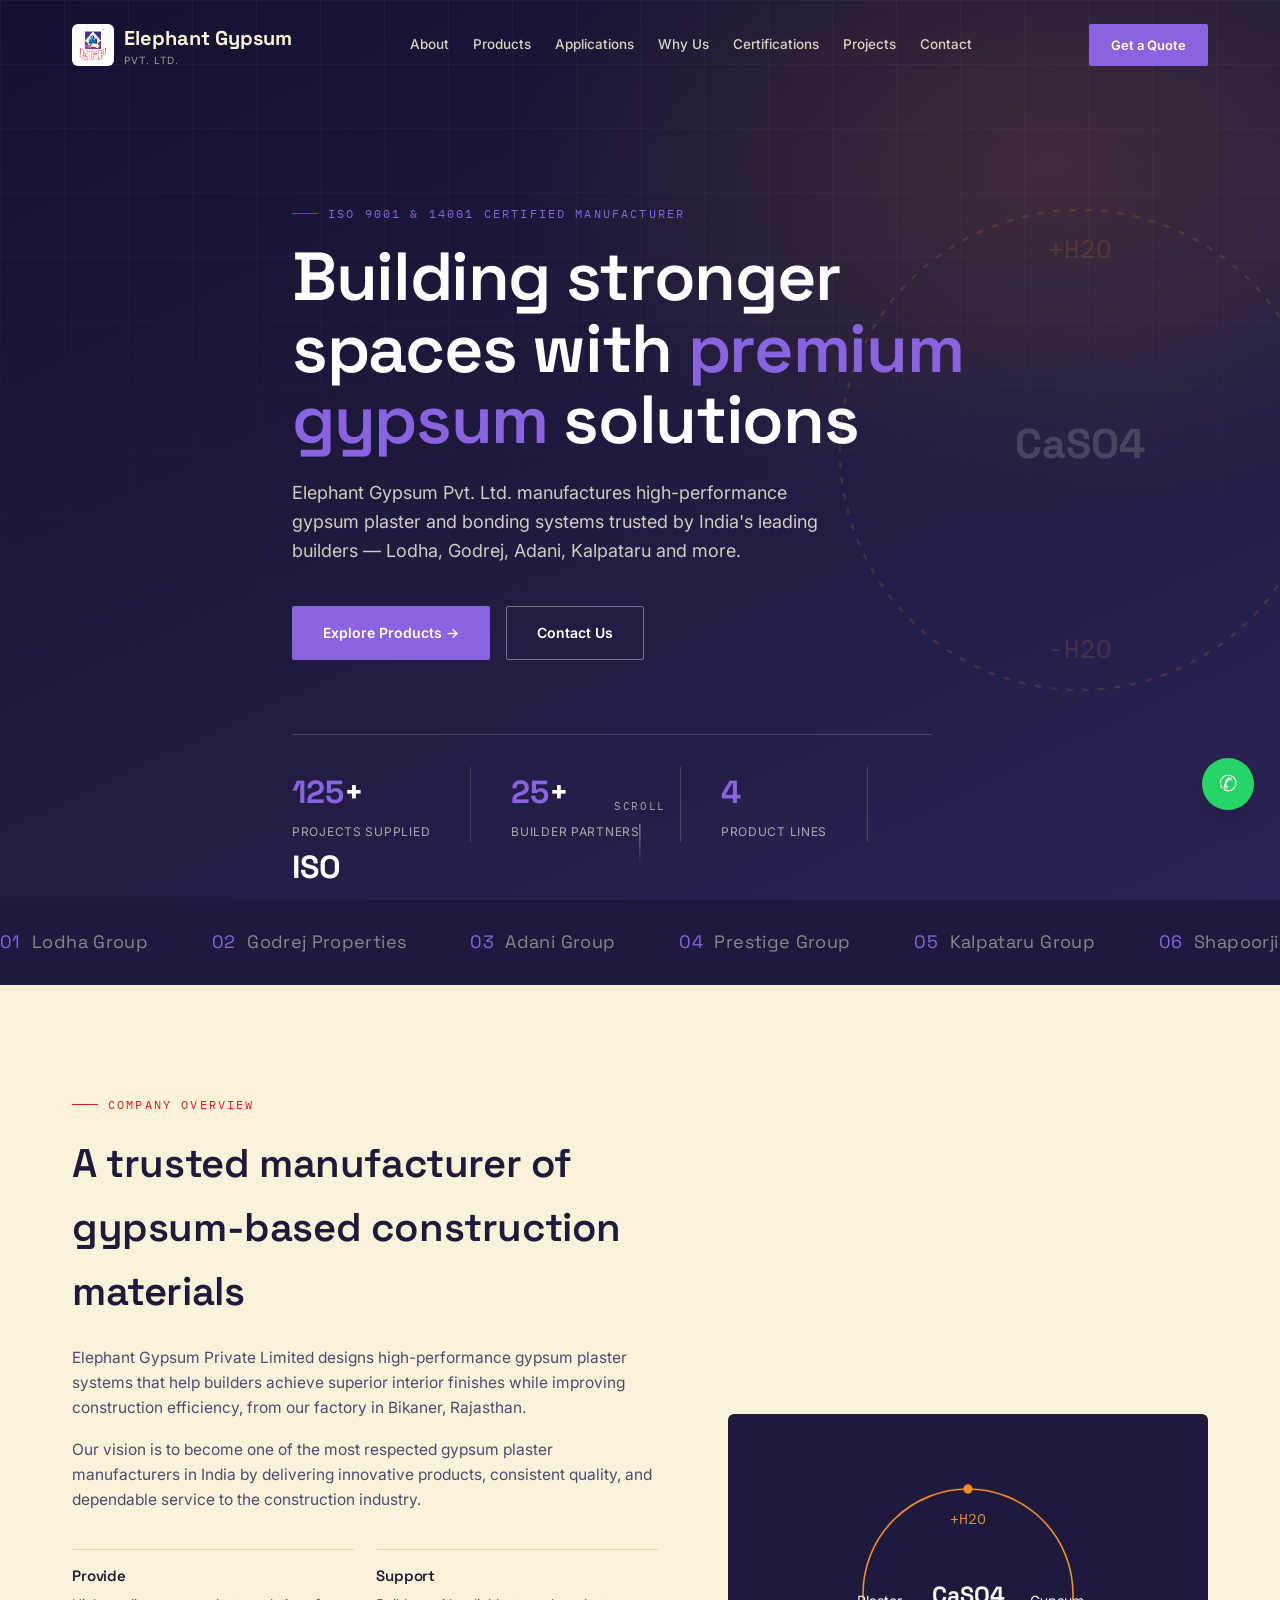
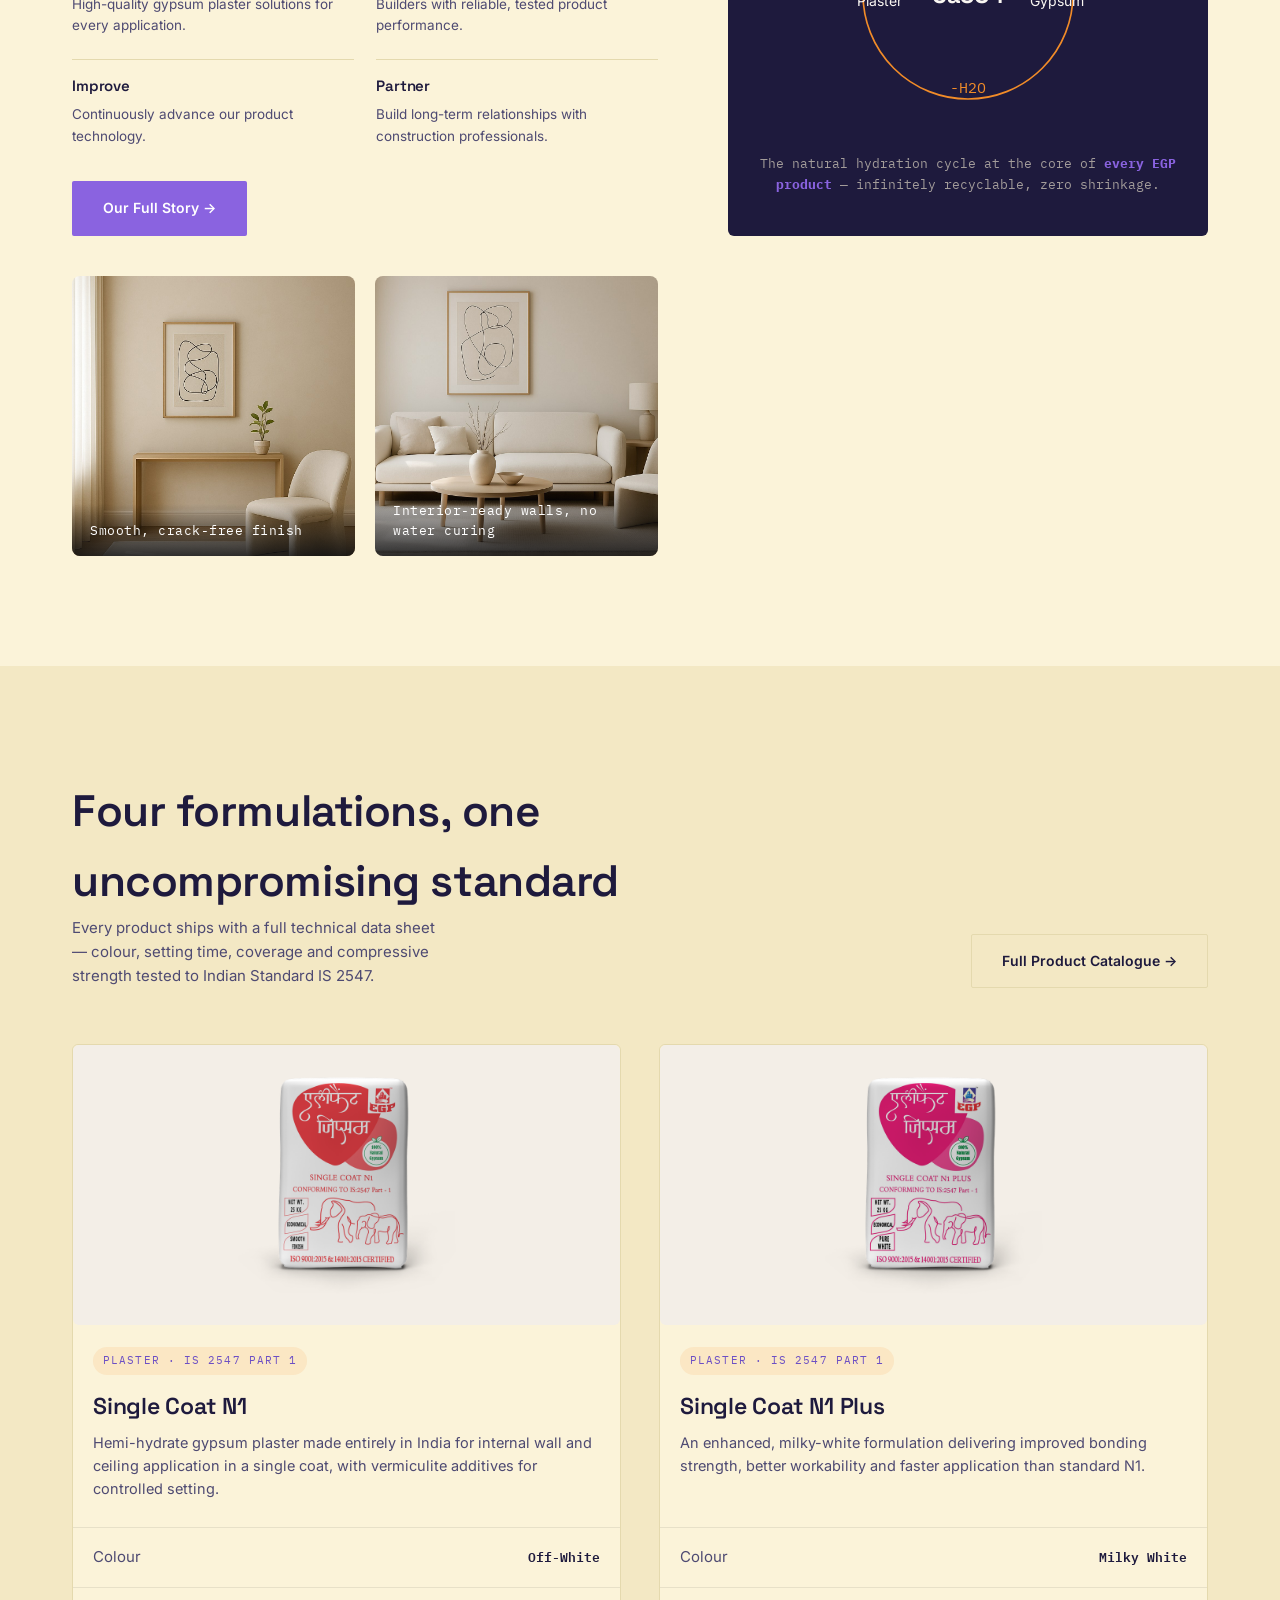
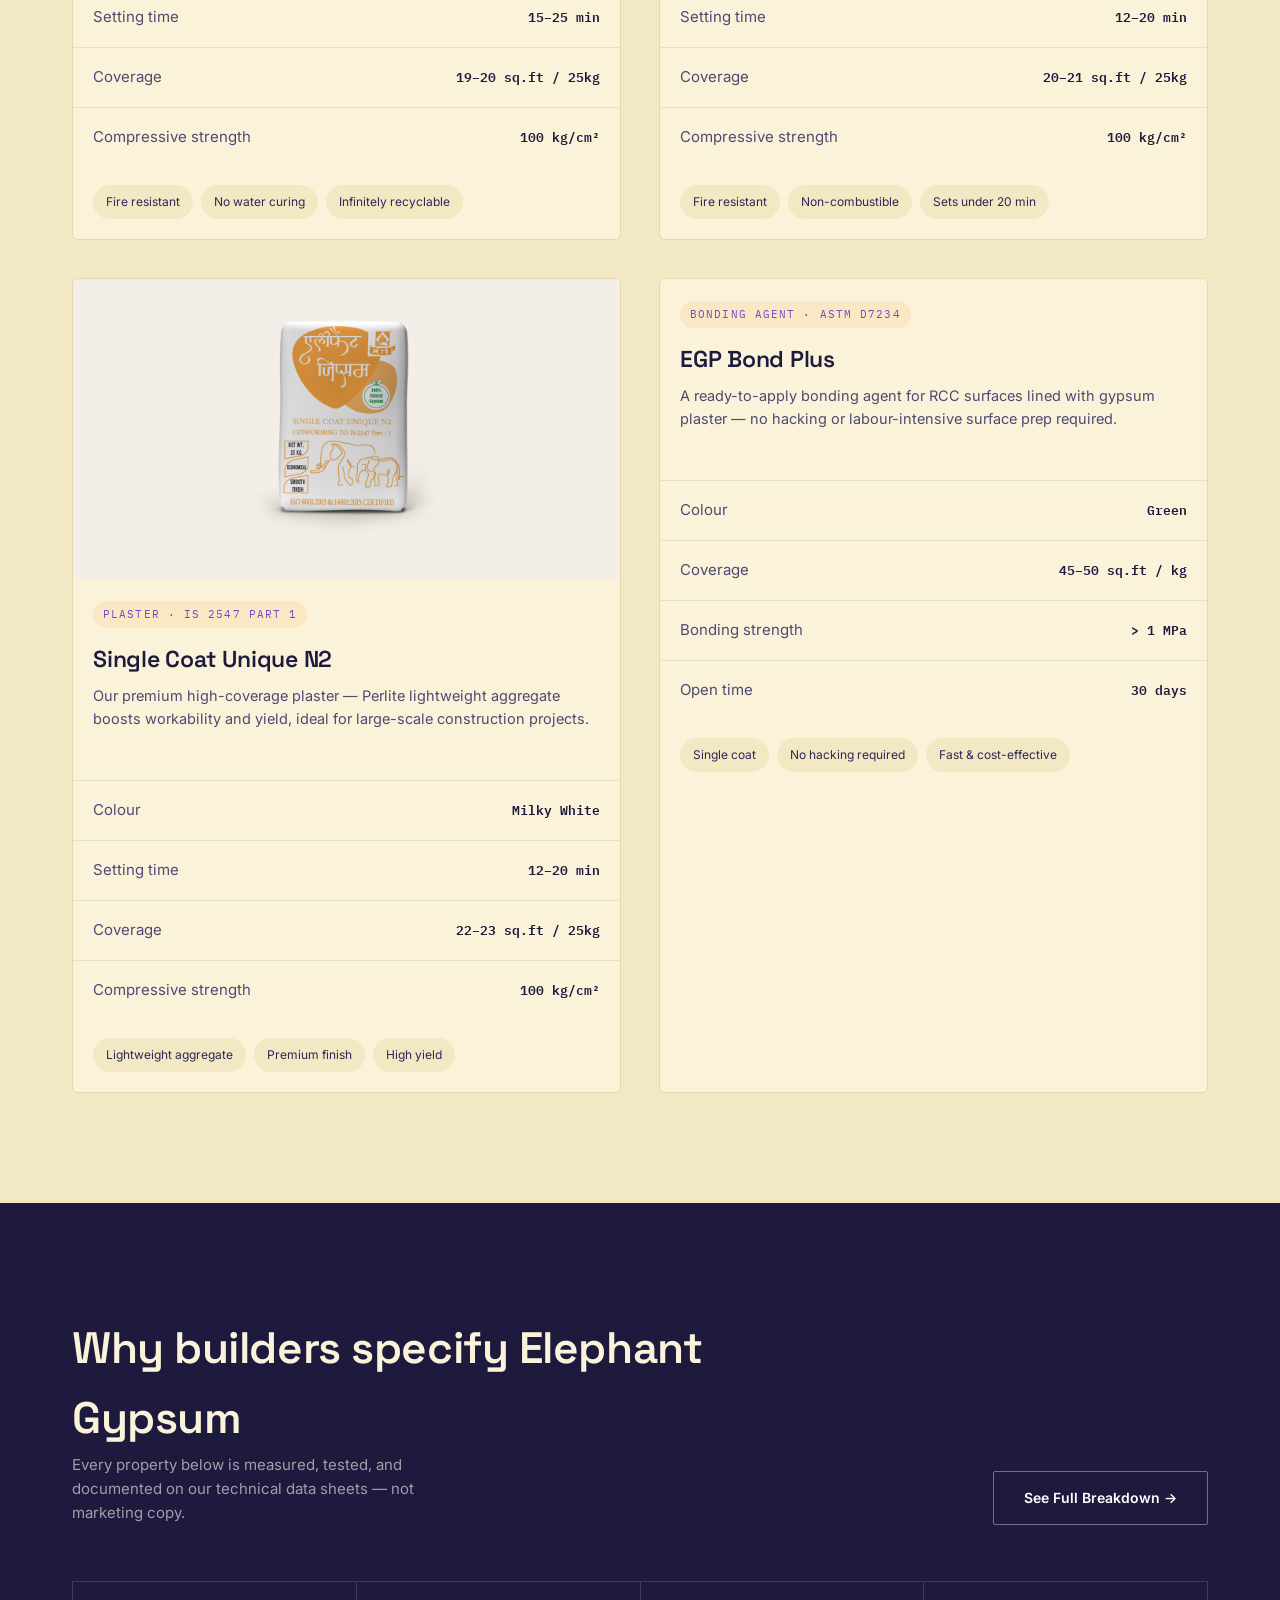
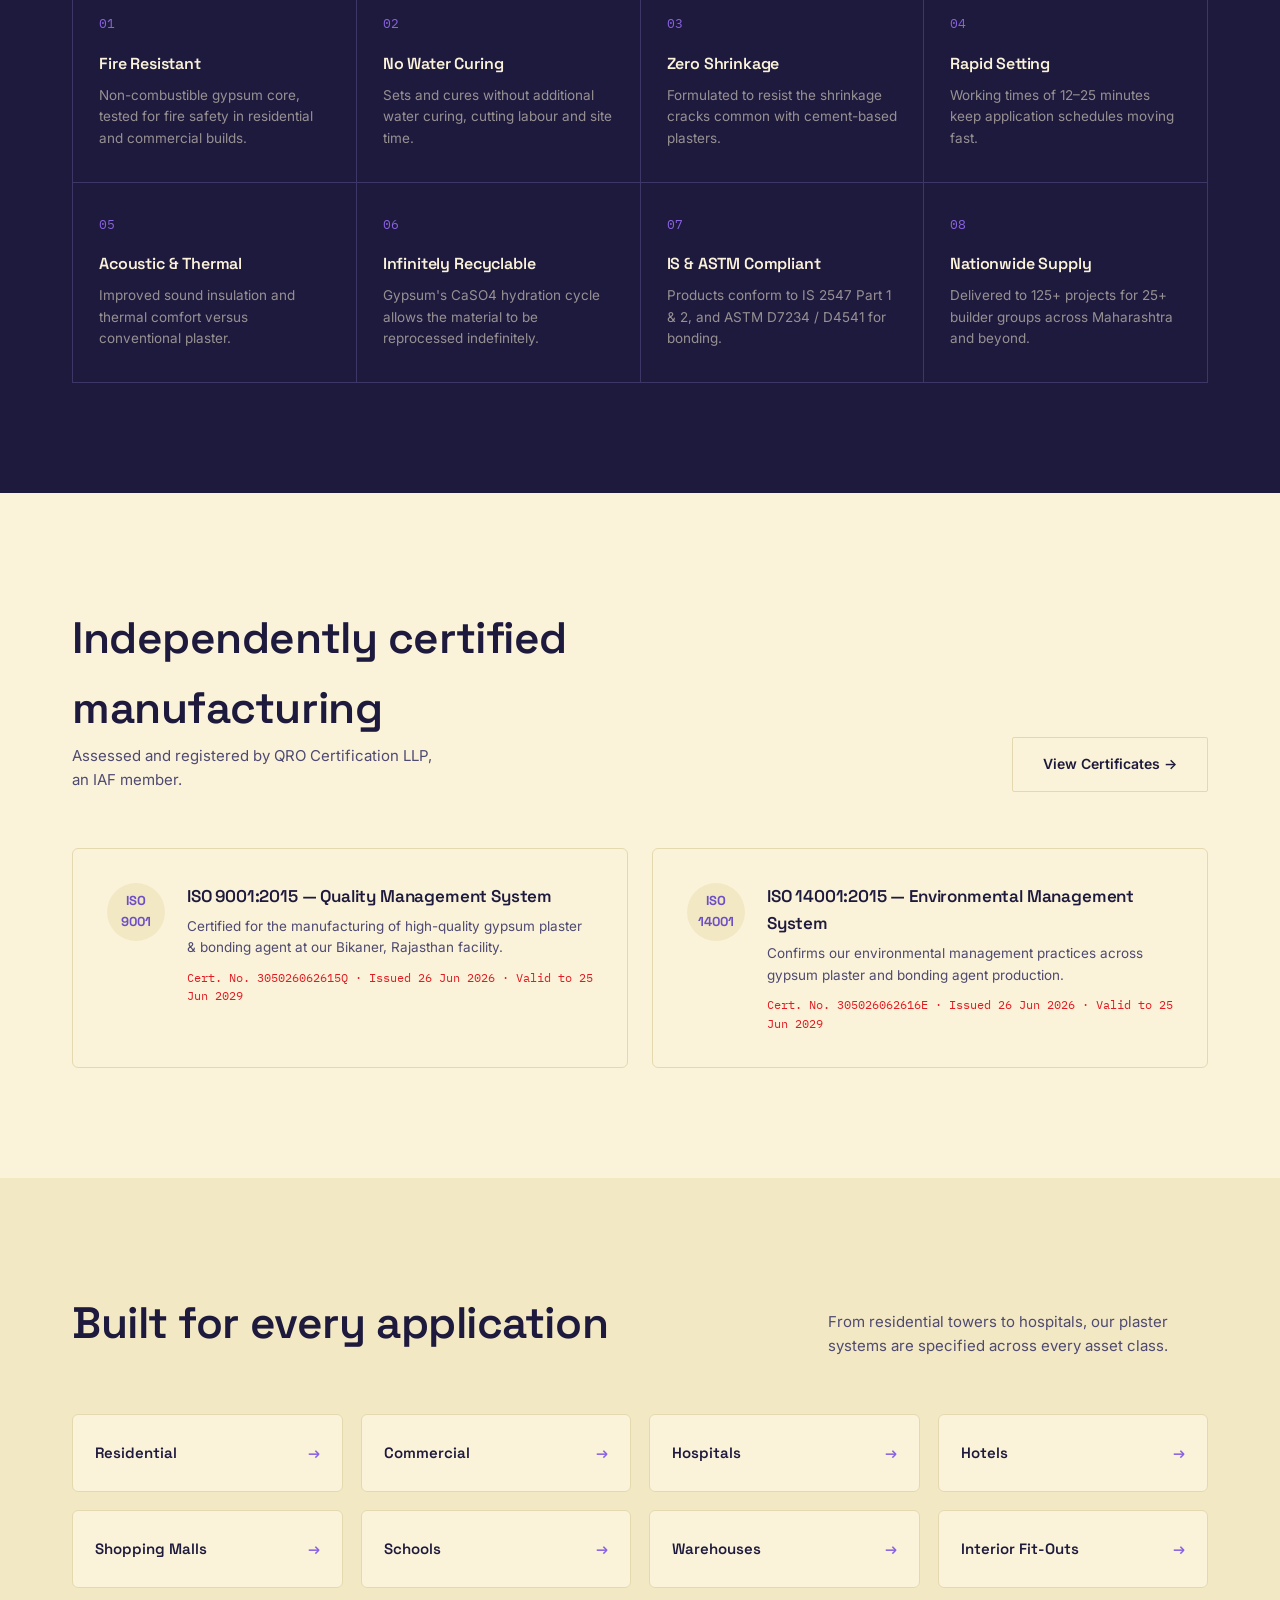
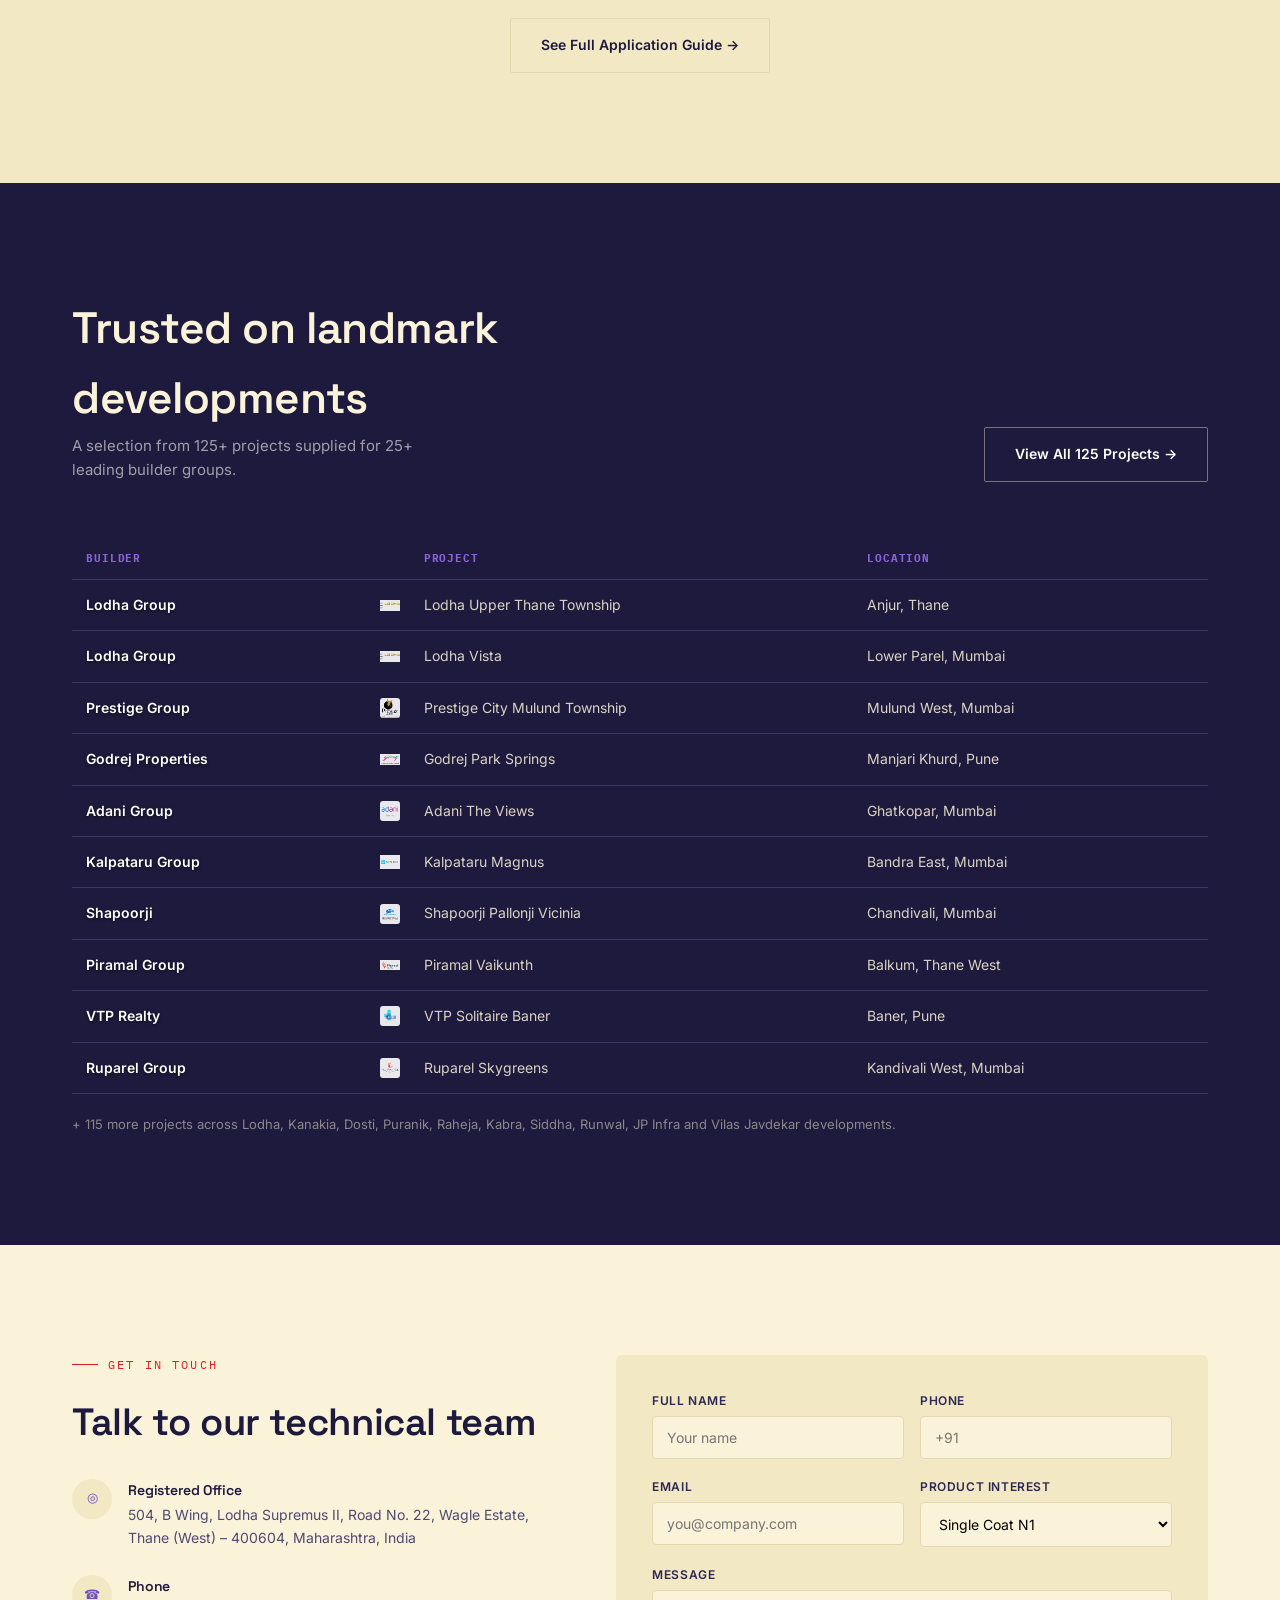
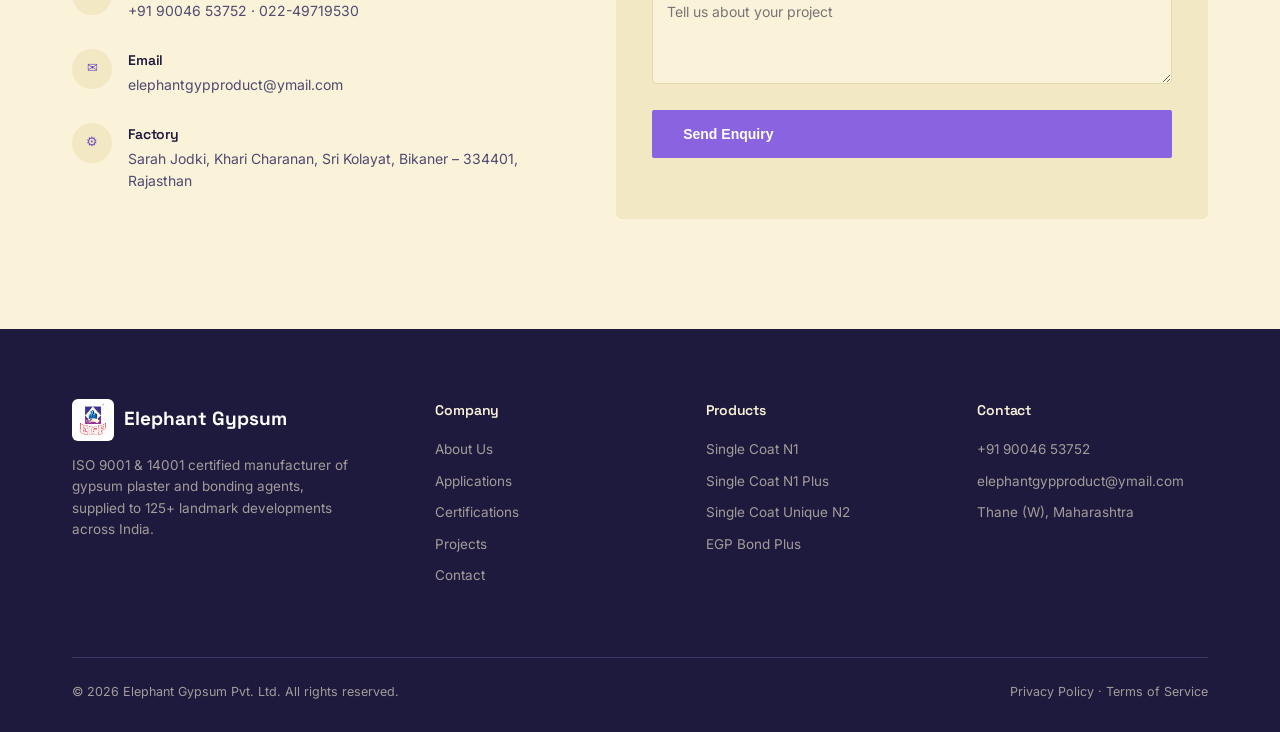
<file: index.html>
<!DOCTYPE html>
<html lang="en">
<head>

<meta charset="UTF-8">

<meta name="viewport" content="width=device-width, initial-scale=1.0">

<title>
Elephant Gypsum | Premium Gypsum Plaster &amp; Bonding Solutions
</title>

<meta
  name="description"
  content="Elephant Gypsum Pvt. Ltd. — ISO 9001 &amp; 14001 certified manufacturer of gypsum plaster and bonding agents, trusted by Lodha, Godrej, Adani, Kalpataru and 100+ builders across India."
>

<link rel="preconnect" href="https://fonts.googleapis.com">

<link rel="preconnect" href="https://fonts.gstatic.com" crossorigin>

<link
  href="https://fonts.googleapis.com/css2?family=Space+Grotesk:wght@400;500;600;700&family=Inter:wght@400;500;600;700&family=IBM+Plex+Mono:wght@400;500;600&display=swap"
  rel="stylesheet"
>

<link rel="stylesheet" href="style.css">


<!-- =========================================================
     PRODUCT CARD FINAL FIX
     ========================================================= -->

<style>

/* =========================================================
   PRODUCT GRID
   ========================================================= */

.products .product-grid {
    display: grid !important;

    grid-template-columns:
        repeat(2, minmax(0, 1fr)) !important;

    gap: 34px !important;

    width: 100% !important;

    align-items: stretch !important;
}


/* =========================================================
   PRODUCT CARD
   ========================================================= */

.products .product-card {

    width: 100% !important;

    min-width: 0 !important;

    height: 100% !important;

    min-height: 0 !important;

    display: flex !important;

    flex-direction: column !important;

    box-sizing: border-box !important;

    overflow: hidden !important;

    padding: 0 !important;

}


/* =========================================================
   PRODUCT IMAGE AREA
   ========================================================= */

.products .product-card .product-photo-wrap {

    width: 100% !important;

    height: 280px !important;

    min-height: 280px !important;

    display: flex !important;

    align-items: center !important;

    justify-content: center !important;

    position: relative !important;

    overflow: hidden !important;

    background: #f3eee7 !important;

    margin: 0 !important;

    padding: 20px !important;

    box-sizing: border-box !important;

}


/* PRODUCT IMAGE */

.products .product-card .product-photo-wrap img {

    display: block !important;

    width: auto !important;

    height: 220px !important;

    max-width: 75% !important;

    max-height: 230px !important;

    object-fit: contain !important;

    object-position: center !important;

    margin: 0 auto !important;

    transition:
        opacity 0.3s ease,
        transform 0.3s ease !important;

}


/* NORMAL IMAGE */

.products
.product-card
.product-photo-wrap
img.default {

    opacity: 1 !important;

    visibility: visible !important;

}


/* HOVER IMAGE */

.products
.product-card
.product-photo-wrap
img.on-hover {

    position: absolute !important;

    top: 50% !important;

    left: 50% !important;

    transform:
        translate(-50%, -50%) !important;

    opacity: 0 !important;

    visibility: hidden !important;

}


/* HOVER NORMAL IMAGE */

.products
.product-card:hover
.product-photo-wrap
img.default {

    opacity: 0 !important;

    visibility: hidden !important;

}


/* HOVER SIDE IMAGE */

.products
.product-card:hover
.product-photo-wrap
img.on-hover {

    opacity: 1 !important;

    visibility: visible !important;

    transform:
        translate(-50%, -50%) scale(1.03) !important;

}


/* =========================================================
   PRODUCT TAG
   ========================================================= */

.products .product-card .product-tag {

    display: inline-block !important;

    width: fit-content !important;

    max-width:
        calc(100% - 40px) !important;

    margin:
        22px 20px 0 !important;

    box-sizing: border-box !important;

}


/* =========================================================
   PRODUCT TITLE
   ========================================================= */

.products .product-card h3 {

    margin:
        18px 20px 10px !important;

    padding: 0 !important;

    line-height: 1.2 !important;

}


/* =========================================================
   PRODUCT DESCRIPTION
   ========================================================= */

.products .product-card > p {

    margin:
        0 20px 20px !important;

    padding: 0 !important;

    min-height: 76px !important;

    line-height: 1.6 !important;

}


/* =========================================================
   SPECIFICATION ROW
   ========================================================= */

.products .product-card .spec-row {

    width: 100% !important;

    display: grid !important;

    grid-template-columns:
        1fr auto !important;

    align-items: center !important;

    min-height: 60px !important;

    margin: 0 !important;

    padding:
        0 20px !important;

    box-sizing: border-box !important;

    border-top:
        1px solid rgba(0,0,0,0.08) !important;

}


/* SPECIFICATION LABEL */

.products
.product-card
.spec-row
span:first-child {

    text-align: left !important;

    font-size: 15px !important;

    white-space: normal !important;

}


/* SPECIFICATION VALUE */

.products
.product-card
.spec-row
span:last-child {

    text-align: right !important;

    font-size: 13px !important;

    font-weight: 600 !important;

    white-space: nowrap !important;

    margin-left: 20px !important;

}


/* =========================================================
   PRODUCT FEATURES
   ========================================================= */

.products .product-card .product-props {

    width: 100% !important;

    display: flex !important;

    flex-wrap: wrap !important;

    align-items: center !important;

    gap: 8px !important;

    margin: 0 !important;

    padding:
        18px 20px 20px !important;

    box-sizing: border-box !important;

}


/* FEATURE BADGE */

.products
.product-card
.product-props
span {

    display: inline-flex !important;

    align-items: center !important;

    justify-content: center !important;

    min-height: 34px !important;

    padding:
        7px 13px !important;

    box-sizing: border-box !important;

    border-radius: 30px !important;

    white-space: nowrap !important;

    font-size: 12px !important;

}


/* =========================================================
   N1 + N1 PLUS
   EXACT SAME IMAGE HEIGHT
   ========================================================= */

.products
.product-card:nth-child(1)
.product-photo-wrap,

.products
.product-card:nth-child(2)
.product-photo-wrap {

    height: 280px !important;

    min-height: 280px !important;

}


.products
.product-card:nth-child(1)
> p,

.products
.product-card:nth-child(2)
> p {

    min-height: 76px !important;

}


/* =========================================================
   DESKTOP - EXTRA LARGE
   ========================================================= */

@media (min-width: 1200px) {

    .products .product-grid {

        gap: 38px !important;

    }

    .products
    .product-card
    .product-photo-wrap {

        height: 300px !important;

        min-height: 300px !important;

    }

    .products
    .product-card
    .product-photo-wrap
    img {

        height: 235px !important;

        max-height: 245px !important;

    }

}


/* =========================================================
   TABLET
   ========================================================= */

@media (max-width: 900px) {

    .products .product-grid {

        grid-template-columns:
            1fr !important;

        gap: 25px !important;

    }


    .products
    .product-card
    .product-photo-wrap {

        height: 260px !important;

        min-height: 260px !important;

    }


    .products
    .product-card
    > p {

        min-height: auto !important;

    }

}


/* =========================================================
   MOBILE
   ========================================================= */

@media (max-width: 600px) {

    .products .product-grid {

        grid-template-columns:
            1fr !important;

        gap: 20px !important;

    }


    .products
    .product-card
    .product-photo-wrap {

        height: 230px !important;

        min-height: 230px !important;

        padding: 15px !important;

    }


    .products
    .product-card
    .product-photo-wrap
    img {

        height: 190px !important;

        max-height: 200px !important;

    }


    .products
    .product-card
    .product-tag {

        margin-left: 16px !important;

        margin-right: 16px !important;

    }


    .products
    .product-card
    h3 {

        margin-left: 16px !important;

        margin-right: 16px !important;

    }


    .products
    .product-card
    > p {

        margin-left: 16px !important;

        margin-right: 16px !important;

        min-height: auto !important;

    }


    .products
    .product-card
    .spec-row {

        grid-template-columns:
            1fr !important;

        gap: 6px !important;

        min-height: auto !important;

        padding:
            12px 16px !important;

    }


    .products
    .product-card
    .spec-row
    span:last-child {

        text-align: left !important;

        white-space: normal !important;

        margin-left: 0 !important;

    }


    .products
    .product-card
    .product-props {

        padding:
            15px 16px 18px !important;

    }

}

</style>


</head>


<body>


<!-- =========================================================
     HEADER
     ========================================================= -->

<header id="siteHeader">

    <div class="wrap nav-inner">


        <a href="#home" class="logo">

            <img
                src="assets/img/logo.png"
                alt="Elephant Gypsum Logo"
                class="logo-mark"
            >

            <span>

                Elephant Gypsum

                <small>
                    Pvt. Ltd.
                </small>

            </span>

        </a>


        <nav class="links">

            <a href="about.html">
                About
            </a>

            <a href="products.html">
                Products
            </a>

            <a href="applications.html">
                Applications
            </a>

            <a href="why-us.html">
                Why Us
            </a>

            <a href="certifications.html">
                Certifications
            </a>

            <a href="projects.html">
                Projects
            </a>

            <a href="contact.html">
                Contact
            </a>

        </nav>


        <a
            href="contact.html"
            class="nav-cta">

            Get a Quote

        </a>


        <button
            class="hamburger"
            id="hamburger"
            aria-label="Menu">

            <span></span>

            <span></span>

            <span></span>

        </button>


    </div>

</header>


<!-- =========================================================
     MOBILE MENU
     ========================================================= -->

<div
    class="mobile-menu"
    id="mobileMenu">

    <a href="about.html">
        About
    </a>

    <a href="products.html">
        Products
    </a>

    <a href="applications.html">
        Applications
    </a>

    <a href="why-us.html">
        Why Us
    </a>

    <a href="certifications.html">
        Certifications
    </a>

    <a href="projects.html">
        Projects
    </a>

    <a href="contact.html">
        Contact
    </a>

</div>


<!-- =========================================================
     HERO
     ========================================================= -->

<section
    class="hero"
    id="home">


    <svg
        class="hero-cycle"
        viewBox="0 0 400 400"
        xmlns="http://www.w3.org/2000/svg">

        <circle
            cx="200"
            cy="200"
            r="150"
            fill="none"
            stroke="#F28C28"
            stroke-width="1.5"
            stroke-dasharray="4 6"
        />

        <text
            x="200"
            y="80"
            fill="#F28C28"
            font-family="IBM Plex Mono"
            font-size="16"
            text-anchor="middle">

            +H2O

        </text>

        <text
            x="200"
            y="330"
            fill="#F28C28"
            font-family="IBM Plex Mono"
            font-size="16"
            text-anchor="middle">

            -H2O

        </text>

        <text
            x="200"
            y="205"
            fill="#FAF7F2"
            font-family="Space Grotesk"
            font-size="26"
            text-anchor="middle"
            font-weight="700">

            CaSO4

        </text>

    </svg>


    <div class="wrap hero-content">


        <div
            class="eyebrow"
            style="color:var(--orange)">

            ISO 9001 &amp; 14001 Certified Manufacturer

        </div>


        <h1>

            Building stronger spaces with
            <em>premium gypsum</em>
            solutions

        </h1>


        <p>

            Elephant Gypsum Pvt. Ltd. manufactures
            high-performance gypsum plaster and bonding
            systems trusted by India's leading builders —
            Lodha, Godrej, Adani, Kalpataru and more.

        </p>


        <div class="hero-btns">

            <a
                href="products.html"
                class="btn btn-primary">

                Explore Products →

            </a>


            <a
                href="contact.html"
                class="btn btn-outline">

                Contact Us

            </a>

        </div>


        <div class="hero-stats">


            <div class="stat">

                <div class="num">

                    <span
                        class="counter"
                        data-target="125">

                        0

                    </span>+

                </div>

                <div class="label">
                    Projects Supplied
                </div>

            </div>


            <div class="stat">

                <div class="num">

                    <span
                        class="counter"
                        data-target="25">

                        0

                    </span>+

                </div>

                <div class="label">
                    Builder Partners
                </div>

            </div>


            <div class="stat">

                <div class="num">

                    <span
                        class="counter"
                        data-target="4">

                        0

                    </span>

                </div>

                <div class="label">
                    Product Lines
                </div>

            </div>


            <div class="stat">

                <div class="num">
                    ISO
                </div>

                <div class="label">
                    9001 &amp; 14001
                </div>

            </div>


        </div>

    </div>


    <div class="scroll-cue">

        <span>
            Scroll
        </span>

        <div class="line"></div>

    </div>


</section>


<!-- =========================================================
     MARQUEE
     ========================================================= -->

<div class="marquee-band">

    <div
        class="marquee-track"
        id="marqueeTrack">


        <span>
            <b>01</b>
            Lodha Group
        </span>


        <span>
            <b>02</b>
            Godrej Properties
        </span>


        <span>
            <b>03</b>
            Adani Group
        </span>


        <span>
            <b>04</b>
            Prestige Group
        </span>


        <span>
            <b>05</b>
            Kalpataru Group
        </span>


        <span>
            <b>06</b>
            Shapoorji Pallonji
        </span>


        <span>
            <b>07</b>
            Piramal Group
        </span>


        <span>
            <b>08</b>
            Raheja Group
        </span>


        <span>
            <b>09</b>
            VTP Realty
        </span>


        <span>
            <b>10</b>
            Kanakia Group
        </span>


        <span>
            <b>11</b>
            Ruparel Group
        </span>


        <span>
            <b>12</b>
            Dosti Group
        </span>


    </div>

</div>


<!-- =========================================================
     ABOUT
     ========================================================= -->

<section
    class="about"
    id="about">


    <div class="wrap about-grid">


        <div class="about-copy reveal">


            <div class="eyebrow">
                Company Overview
            </div>


            <h2
                style="font-size:clamp(28px,3.4vw,40px);margin-bottom:22px;">

                A trusted manufacturer of gypsum-based
                construction materials

            </h2>


            <p>

                Elephant Gypsum Private Limited designs
                high-performance gypsum plaster systems that
                help builders achieve superior interior finishes
                while improving construction efficiency, from our
                factory in Bikaner, Rajasthan.

            </p>


            <p>

                Our vision is to become one of the most respected
                gypsum plaster manufacturers in India by delivering
                innovative products, consistent quality, and
                dependable service to the construction industry.

            </p>


            <div class="about-values">


                <div>

                    <h4>
                        Provide
                    </h4>

                    <p>
                        High-quality gypsum plaster solutions
                        for every application.
                    </p>

                </div>


                <div>

                    <h4>
                        Support
                    </h4>

                    <p>
                        Builders with reliable, tested product
                        performance.
                    </p>

                </div>


                <div>

                    <h4>
                        Improve
                    </h4>

                    <p>
                        Continuously advance our product technology.
                    </p>

                </div>


                <div>

                    <h4>
                        Partner
                    </h4>

                    <p>
                        Build long-term relationships with
                        construction professionals.
                    </p>

                </div>


            </div>


            <a
                href="about.html"
                class="btn btn-primary"
                style="margin-top:34px;">

                Our Full Story →

            </a>


            <div class="lifestyle-strip">


                <figure>

                    <img
                        src="assets/img/lifestyle-1.jpg"
                        alt="Interior finished with smooth EGP gypsum plaster"
                    >

                    <figcaption>
                        Smooth, crack-free finish
                    </figcaption>

                </figure>


                <figure>

                    <img
                        src="assets/img/lifestyle-2.jpg"
                        alt="Living room with smooth gypsum-plastered walls"
                    >

                    <figcaption>
                        Interior-ready walls, no water curing
                    </figcaption>

                </figure>


            </div>


        </div>


        <div class="cycle-card reveal">


            <svg
                viewBox="0 0 240 240"
                xmlns="http://www.w3.org/2000/svg">


                <circle
                    cx="120"
                    cy="120"
                    r="90"
                    fill="none"
                    stroke="#F28C28"
                    stroke-width="1.4"
                />


                <path
                    id="cyclePath"
                    d="M120,30 A90,90 0 1,1 119.9,30"
                    fill="none"
                    stroke="none"
                />


                <circle
                    cx="120"
                    cy="30"
                    r="4"
                    fill="#F28C28"
                />


                <text
                    x="120"
                    y="60"
                    fill="#F28C28"
                    font-family="IBM Plex Mono"
                    font-size="13"
                    text-anchor="middle">

                    +H2O

                </text>


                <text
                    x="196"
                    y="130"
                    fill="#FAF7F2"
                    font-family="Inter"
                    font-size="12"
                    text-anchor="middle">

                    Gypsum

                </text>


                <text
                    x="120"
                    y="128"
                    fill="#FAF7F2"
                    font-family="Space Grotesk"
                    font-size="20"
                    font-weight="700"
                    text-anchor="middle">

                    CaSO4

                </text>


                <text
                    x="44"
                    y="130"
                    fill="#FAF7F2"
                    font-family="Inter"
                    font-size="12"
                    text-anchor="middle">

                    Plaster

                </text>


                <text
                    x="120"
                    y="205"
                    fill="#F28C28"
                    font-family="IBM Plex Mono"
                    font-size="13"
                    text-anchor="middle">

                    -H2O

                </text>


            </svg>


            <div class="cap">

                The natural hydration cycle at the core of
                <b>every EGP product</b> — infinitely recyclable,
                zero shrinkage.

            </div>


        </div>


    </div>


</section>


<!-- =========================================================
     PRODUCTS
     ========================================================= -->

<section
    class="products"
    id="products">


    <div class="wrap">


        <div class="section-head reveal">


            <div>


                <h2>

                    Four formulations, one uncompromising standard

                </h2>


                <p
                    class="section-sub"
                    style="margin-bottom:0;">

                    Every product ships with a full technical data
                    sheet — colour, setting time, coverage and
                    compressive strength tested to Indian Standard
                    IS 2547.

                </p>


            </div>


            <a
                href="products.html"
                class="btn btn-outline"
                style="border-color:var(--line);color:var(--charcoal);">

                Full Product Catalogue →

            </a>


        </div>


        <!-- =====================================================
             PRODUCT GRID
             ===================================================== -->

        <div class="product-grid">


            <!-- =================================================
                 PRODUCT 1 - SINGLE COAT N1
                 ================================================= -->

            <div class="product-card reveal">


                <div class="product-photo-wrap">


                    <img
                        class="default"
                        src="assets/img/n1-front.png"
                        alt="EGP Single Coat N1 gypsum plaster bag"
                    >


                    <img
                        class="on-hover"
                        src="assets/img/n1-side.png"
                        alt="EGP Single Coat N1 bag side view"
                    >


                </div>


                <span class="product-tag">

                    Plaster · IS 2547 Part 1

                </span>


                <h3>

                    Single Coat N1

                </h3>


                <p>

                    Hemi-hydrate gypsum plaster made entirely
                    in India for internal wall and ceiling
                    application in a single coat, with vermiculite
                    additives for controlled setting.

                </p>


                <div class="spec-row">

                    <span>
                        Colour
                    </span>

                    <span>
                        Off-White
                    </span>

                </div>


                <div class="spec-row">

                    <span>
                        Setting time
                    </span>

                    <span>
                        15–25 min
                    </span>

                </div>


                <div class="spec-row">

                    <span>
                        Coverage
                    </span>

                    <span>
                        19–20 sq.ft / 25kg
                    </span>

                </div>


                <div class="spec-row">

                    <span>
                        Compressive strength
                    </span>

                    <span>
                        100 kg/cm²
                    </span>

                </div>


                <div class="product-props">

                    <span>
                        Fire resistant
                    </span>

                    <span>
                        No water curing
                    </span>

                    <span>
                        Infinitely recyclable
                    </span>

                </div>


            </div>


            <!-- =================================================
                 PRODUCT 2 - SINGLE COAT N1 PLUS
                 ================================================= -->

            <div class="product-card reveal">


                <div class="product-photo-wrap">


                    <img
                        class="default"
                        src="assets/img/n1plus-front.png"
                        alt="EGP Single Coat N1 Plus gypsum plaster bag"
                    >


                    <img
                        class="on-hover"
                        src="assets/img/n1plus-side.png"
                        alt="EGP Single Coat N1 Plus bag side view"
                    >


                </div>


                <span class="product-tag">

                    Plaster · IS 2547 Part 1

                </span>


                <h3>

                    Single Coat N1 Plus

                </h3>


                <p>

                    An enhanced, milky-white formulation
                    delivering improved bonding strength,
                    better workability and faster application
                    than standard N1.

                </p>


                <div class="spec-row">

                    <span>
                        Colour
                    </span>

                    <span>
                        Milky White
                    </span>

                </div>


                <div class="spec-row">

                    <span>
                        Setting time
                    </span>

                    <span>
                        12–20 min
                    </span>

                </div>


                <div class="spec-row">

                    <span>
                        Coverage
                    </span>

                    <span>
                        20–21 sq.ft / 25kg
                    </span>

                </div>


                <div class="spec-row">

                    <span>
                        Compressive strength
                    </span>

                    <span>
                        100 kg/cm²
                    </span>

                </div>


                <div class="product-props">

                    <span>
                        Fire resistant
                    </span>

                    <span>
                        Non-combustible
                    </span>

                    <span>
                        Sets under 20 min
                    </span>

                </div>


            </div>


            <!-- =================================================
                 PRODUCT 3 - SINGLE COAT UNIQUE N2
                 ================================================= -->

            <div class="product-card reveal">


                <div class="product-photo-wrap">


                    <img
                        class="default"
                        src="assets/img/n2-front.png"
                        alt="EGP Single Coat Unique N2 gypsum plaster bag"
                    >


                    <img
                        class="on-hover"
                        src="assets/img/n2-side.png"
                        alt="EGP Single Coat Unique N2 bag side view"
                    >


                </div>


                <span class="product-tag">

                    Plaster · IS 2547 Part 1

                </span>


                <h3>

                    Single Coat Unique N2

                </h3>


                <p>

                    Our premium high-coverage plaster —
                    Perlite lightweight aggregate boosts
                    workability and yield, ideal for large-scale
                    construction projects.

                </p>


                <div class="spec-row">

                    <span>
                        Colour
                    </span>

                    <span>
                        Milky White
                    </span>

                </div>


                <div class="spec-row">

                    <span>
                        Setting time
                    </span>

                    <span>
                        12–20 min
                    </span>

                </div>


                <div class="spec-row">

                    <span>
                        Coverage
                    </span>

                    <span>
                        22–23 sq.ft / 25kg
                    </span>

                </div>


                <div class="spec-row">

                    <span>
                        Compressive strength
                    </span>

                    <span>
                        100 kg/cm²
                    </span>

                </div>


                <div class="product-props">

                    <span>
                        Lightweight aggregate
                    </span>

                    <span>
                        Premium finish
                    </span>

                    <span>
                        High yield
                    </span>

                </div>


            </div>


            <!-- =================================================
                 PRODUCT 4 - EGP BOND PLUS
                 ================================================= -->

            <div class="product-card reveal">


                <!--
                    Original product did not contain an image.
                    Therefore no new image path is invented here.
                -->


                <span class="product-tag">

                    Bonding Agent · ASTM D7234

                </span>


                <h3>

                    EGP Bond Plus

                </h3>


                <p>

                    A ready-to-apply bonding agent for RCC
                    surfaces lined with gypsum plaster — no
                    hacking or labour-intensive surface prep
                    required.

                </p>


                <div class="spec-row">

                    <span>
                        Colour
                    </span>

                    <span>
                        Green
                    </span>

                </div>


                <div class="spec-row">

                    <span>
                        Coverage
                    </span>

                    <span>
                        45–50 sq.ft / kg
                    </span>

                </div>


                <div class="spec-row">

                    <span>
                        Bonding strength
                    </span>

                    <span>
                        &gt; 1 MPa
                    </span>

                </div>


                <div class="spec-row">

                    <span>
                        Open time
                    </span>

                    <span>
                        30 days
                    </span>

                </div>


                <div class="product-props">

                    <span>
                        Single coat
                    </span>

                    <span>
                        No hacking required
                    </span>

                    <span>
                        Fast &amp; cost-effective
                    </span>

                </div>


            </div>


        </div>


    </div>


</section>


<!-- =========================================================
     WHY US
     ========================================================= -->

<section
    class="why"
    id="why">


    <div class="wrap">


        <div class="section-head reveal">


            <div>


                <h2>

                    Why builders specify Elephant Gypsum

                </h2>


                <p
                    class="section-sub"
                    style="margin-bottom:0;color:rgba(250,247,242,.6);">

                    Every property below is measured, tested,
                    and documented on our technical data sheets
                    — not marketing copy.

                </p>


            </div>


            <a
                href="why-us.html"
                class="btn btn-outline">

                See Full Breakdown →

            </a>


        </div>


        <div class="why-grid reveal">


            <div class="why-item">

                <div class="n">
                    01
                </div>

                <h4>
                    Fire Resistant
                </h4>

                <p>
                    Non-combustible gypsum core, tested for
                    fire safety in residential and commercial builds.
                </p>

            </div>


            <div class="why-item">

                <div class="n">
                    02
                </div>

                <h4>
                    No Water Curing
                </h4>

                <p>
                    Sets and cures without additional water curing,
                    cutting labour and site time.
                </p>

            </div>


            <div class="why-item">

                <div class="n">
                    03
                </div>

                <h4>
                    Zero Shrinkage
                </h4>

                <p>
                    Formulated to resist the shrinkage cracks
                    common with cement-based plasters.
                </p>

            </div>


            <div class="why-item">

                <div class="n">
                    04
                </div>

                <h4>
                    Rapid Setting
                </h4>

                <p>
                    Working times of 12–25 minutes keep
                    application schedules moving fast.
                </p>

            </div>


            <div class="why-item">

                <div class="n">
                    05
                </div>

                <h4>
                    Acoustic &amp; Thermal
                </h4>

                <p>
                    Improved sound insulation and thermal
                    comfort versus conventional plaster.
                </p>

            </div>


            <div class="why-item">

                <div class="n">
                    06
                </div>

                <h4>
                    Infinitely Recyclable
                </h4>

                <p>
                    Gypsum's CaSO4 hydration cycle allows
                    the material to be reprocessed indefinitely.
                </p>

            </div>


            <div class="why-item">

                <div class="n">
                    07
                </div>

                <h4>
                    IS &amp; ASTM Compliant
                </h4>

                <p>
                    Products conform to IS 2547 Part 1 &amp; 2,
                    and ASTM D7234 / D4541 for bonding.
                </p>

            </div>


            <div class="why-item">

                <div class="n">
                    08
                </div>

                <h4>
                    Nationwide Supply
                </h4>

                <p>
                    Delivered to 125+ projects for 25+ builder
                    groups across Maharashtra and beyond.
                </p>

            </div>


        </div>


    </div>


</section>


<!-- =========================================================
     CERTIFICATIONS
     ========================================================= -->

<section
    class="certs"
    id="certifications">


    <div class="wrap">


        <div class="section-head reveal">


            <div>


                <h2>
                    Independently certified manufacturing
                </h2>


                <p
                    class="section-sub"
                    style="margin-bottom:0;">

                    Assessed and registered by QRO Certification
                    LLP, an IAF member.

                </p>


            </div>


            <a
                href="certifications.html"
                class="btn btn-outline"
                style="border-color:var(--line);color:var(--charcoal);">

                View Certificates →

            </a>


        </div>


        <div class="cert-grid">


            <div class="cert-card reveal">


                <div class="cert-badge">

                    ISO<br>9001

                </div>


                <div>

                    <h4>

                        ISO 9001:2015 —
                        Quality Management System

                    </h4>


                    <p>

                        Certified for the manufacturing of
                        high-quality gypsum plaster &amp; bonding
                        agent at our Bikaner, Rajasthan facility.

                    </p>


                    <div class="cert-meta">

                        Cert. No. 305026062615Q · Issued
                        26 Jun 2026 · Valid to 25 Jun 2029

                    </div>


                </div>


            </div>


            <div class="cert-card reveal">


                <div class="cert-badge">

                    ISO<br>14001

                </div>


                <div>

                    <h4>

                        ISO 14001:2015 —
                        Environmental Management System

                    </h4>


                    <p>

                        Confirms our environmental management
                        practices across gypsum plaster and
                        bonding agent production.

                    </p>


                    <div class="cert-meta">

                        Cert. No. 305026062616E · Issued
                        26 Jun 2026 · Valid to 25 Jun 2029

                    </div>


                </div>


            </div>


        </div>


    </div>


</section>


<!-- =========================================================
     APPLICATIONS
     ========================================================= -->

<section class="applications">


    <div class="wrap">


        <div class="section-head reveal">


            <h2>
                Built for every application
            </h2>


            <p>

                From residential towers to hospitals,
                our plaster systems are specified across
                every asset class.

            </p>


        </div>


        <div class="app-grid">


            <a
                href="applications.html#residential"
                class="app-card reveal">

                Residential

                <span class="arrow">
                    →
                </span>

            </a>


            <a
                href="applications.html#commercial"
                class="app-card reveal">

                Commercial

                <span class="arrow">
                    →
                </span>

            </a>


            <a
                href="applications.html#hospitals"
                class="app-card reveal">

                Hospitals

                <span class="arrow">
                    →
                </span>

            </a>


            <a
                href="applications.html#hotels"
                class="app-card reveal">

                Hotels

                <span class="arrow">
                    →
                </span>

            </a>


            <a
                href="applications.html#malls"
                class="app-card reveal">

                Shopping Malls

                <span class="arrow">
                    →
                </span>

            </a>


            <a
                href="applications.html#schools"
                class="app-card reveal">

                Schools

                <span class="arrow">
                    →
                </span>

            </a>


            <a
                href="applications.html#warehouses"
                class="app-card reveal">

                Warehouses

                <span class="arrow">
                    →
                </span>

            </a>


            <a
                href="applications.html#fitouts"
                class="app-card reveal">

                Interior Fit-Outs

                <span class="arrow">
                    →
                </span>

            </a>


        </div>


        <div
            class="reveal"
            style="margin-top:30px;text-align:center;">


            <a
                href="applications.html"
                class="btn btn-outline"
                style="border-color:var(--line);color:var(--charcoal);">

                See Full Application Guide →

            </a>


        </div>


    </div>


</section>


<!-- =========================================================
     CLIENTS
     ========================================================= -->

<section
    class="clients"
    id="clients">


    <div class="wrap">


        <div class="section-head reveal">


            <div>


                <h2>
                    Trusted on landmark developments
                </h2>


                <p
                    class="section-sub"
                    style="margin-bottom:0;color:rgba(250,247,242,.6);">

                    A selection from 125+ projects supplied
                    for 25+ leading builder groups.

                </p>


            </div>


            <a
                href="projects.html"
                class="btn btn-outline">

                View All 125 Projects →

            </a>


        </div>


        <div
            class="reveal"
            style="overflow-x:auto;">


            <table class="projects">


                <thead>

                    <tr>

                        <th>
                            Builder
                        </th>

                        <th>
                            Project
                        </th>

                        <th>
                            Location
                        </th>

                    </tr>

                </thead>


                <tbody>


                    <tr>

                        <td>
                            <img class="projects-logo-wm" src="[data-uri]" alt="" aria-hidden="true"><span class="builder-name-home">Lodha Group</span>
                        </td>

                        <td>
                            Lodha Upper Thane Township
                        </td>

                        <td>
                            Anjur, Thane
                        </td>

                    </tr>


                    <tr>

                        <td>
                            <img class="projects-logo-wm" src="[data-uri]" alt="" aria-hidden="true"><span class="builder-name-home">Lodha Group</span>
                        </td>

                        <td>
                            Lodha Vista
                        </td>

                        <td>
                            Lower Parel, Mumbai
                        </td>

                    </tr>


                    <tr>

                        <td>
                            <img class="projects-logo-wm" src="[data-uri]" alt="" aria-hidden="true"><span class="builder-name-home">Prestige Group</span>
                        </td>

                        <td>
                            Prestige City Mulund Township
                        </td>

                        <td>
                            Mulund West, Mumbai
                        </td>

                    </tr>


                    <tr>

                        <td>
                            <img class="projects-logo-wm" src="[data-uri]" alt="" aria-hidden="true"><span class="builder-name-home">Godrej Properties</span>
                        </td>

                        <td>
                            Godrej Park Springs
                        </td>

                        <td>
                            Manjari Khurd, Pune
                        </td>

                    </tr>


                    <tr>

                        <td>
                            <img class="projects-logo-wm" src="[data-uri]" alt="" aria-hidden="true"><span class="builder-name-home">Adani Group</span>
                        </td>

                        <td>
                            Adani The Views
                        </td>

                        <td>
                            Ghatkopar, Mumbai
                        </td>

                    </tr>


                    <tr>

                        <td>
                            <img class="projects-logo-wm" src="[data-uri]" alt="" aria-hidden="true"><span class="builder-name-home">Kalpataru Group</span>
                        </td>

                        <td>
                            Kalpataru Magnus
                        </td>

                        <td>
                            Bandra East, Mumbai
                        </td>

                    </tr>


                    <tr>

                        <td>
                            <img class="projects-logo-wm" src="[data-uri]" alt="" aria-hidden="true"><span class="builder-name-home">Shapoorji</span>
                        </td>

                        <td>
                            Shapoorji Pallonji Vicinia
                        </td>

                        <td>
                            Chandivali, Mumbai
                        </td>

                    </tr>


                    <tr>

                        <td>
                            <img class="projects-logo-wm" src="[data-uri]" alt="" aria-hidden="true"><span class="builder-name-home">Piramal Group</span>
                        </td>

                        <td>
                            Piramal Vaikunth
                        </td>

                        <td>
                            Balkum, Thane West
                        </td>

                    </tr>


                    <tr>

                        <td>
                            <img class="projects-logo-wm" src="[data-uri]" alt="" aria-hidden="true"><span class="builder-name-home">VTP Realty</span>
                        </td>

                        <td>
                            VTP Solitaire Baner
                        </td>

                        <td>
                            Baner, Pune
                        </td>

                    </tr>


                    <tr>

                        <td>
                            <img class="projects-logo-wm" src="[data-uri]" alt="" aria-hidden="true"><span class="builder-name-home">Ruparel Group</span>
                        </td>

                        <td>
                            Ruparel Skygreens
                        </td>

                        <td>
                            Kandivali West, Mumbai
                        </td>

                    </tr>


                </tbody>


            </table>


        </div>


        <p class="client-note">

            + 115 more projects across Lodha, Kanakia, Dosti,
            Puranik, Raheja, Kabra, Siddha, Runwal, JP Infra
            and Vilas Javdekar developments.

        </p>


    </div>


</section>


<!-- =========================================================
     CONTACT
     ========================================================= -->

<section
    class="contact"
    id="contact">


    <div class="wrap contact-grid">


        <div class="reveal">


            <div class="eyebrow">

                Get In Touch

            </div>


            <h2
                style="font-size:clamp(28px,3.4vw,38px);margin-bottom:26px;">

                Talk to our technical team

            </h2>


            <ul class="contact-info">


                <li>


                    <span class="ic">
                        ◎
                    </span>


                    <div>

                        <h4>
                            Registered Office
                        </h4>

                        <p>

                            504, B Wing, Lodha Supremus II,
                            Road No. 22, Wagle Estate,
                            Thane (West) – 400604,
                            Maharashtra, India

                        </p>

                    </div>


                </li>


                <li>


                    <span class="ic">
                        ☎
                    </span>


                    <div>

                        <h4>
                            Phone
                        </h4>

                        <p>
                            +91 90046 53752 · 022-49719530
                        </p>

                    </div>


                </li>


                <li>


                    <span class="ic">
                        ✉
                    </span>


                    <div>

                        <h4>
                            Email
                        </h4>

                        <p>
                            elephantgypproduct@ymail.com
                        </p>

                    </div>


                </li>


                <li>


                    <span class="ic">
                        ⚙
                    </span>


                    <div>

                        <h4>
                            Factory
                        </h4>

                        <p>

                            Sarah Jodki, Khari Charanan,
                            Sri Kolayat, Bikaner – 334401,
                            Rajasthan

                        </p>

                    </div>


                </li>


            </ul>


        </div>


        <form
            class="quote reveal"
            onsubmit="event.preventDefault();this.querySelector('.status').textContent='Thanks — our team will reach out shortly.';">

            <div class="row">


                <div>

                    <label>
                        Full Name
                    </label>

                    <input
                        type="text"
                        required
                        placeholder="Your name"
                    >

                </div>


                <div>

                    <label>
                        Phone
                    </label>

                    <input
                        type="tel"
                        required
                        placeholder="+91"
                    >

                </div>


            </div>


            <div class="row">


                <div>

                    <label>
                        Email
                    </label>

                    <input
                        type="email"
                        required
                        placeholder="you@company.com"
                    >

                </div>


                <div>

                    <label>
                        Product Interest
                    </label>


                    <select>

                        <option>
                            Single Coat N1
                        </option>

                        <option>
                            Single Coat N1 Plus
                        </option>

                        <option>
                            Single Coat Unique N2
                        </option>

                        <option>
                            EGP Bond Plus
                        </option>

                        <option>
                            Dealer Enquiry
                        </option>

                    </select>


                </div>


            </div>


            <label>
                Message
            </label>


            <textarea
                rows="4"
                placeholder="Tell us about your project"></textarea>


            <button
                type="submit"
                class="btn btn-primary">

                Send Enquiry

            </button>


            <p
                class="status"
                style="margin-top:14px;font-size:13px;color:var(--rust);">
            </p>


        </form>


    </div>


</section>


<!-- =========================================================
     FOOTER
     ========================================================= -->

<footer>


    <div class="wrap">


        <div class="footer-grid">


            <div>


                <div class="flogo">


                    <img
                        src="assets/img/logo.png"
                        alt="Elephant Gypsum Logo"
                        class="logo-mark"
                    >


                    Elephant Gypsum


                </div>


                <p class="desc">

                    ISO 9001 &amp; 14001 certified manufacturer
                    of gypsum plaster and bonding agents,
                    supplied to 125+ landmark developments
                    across India.

                </p>


            </div>


            <div>


                <h4>
                    Company
                </h4>


                <ul>

                    <li>
                        <a href="about.html">
                            About Us
                        </a>
                    </li>

                    <li>
                        <a href="applications.html">
                            Applications
                        </a>
                    </li>

                    <li>
                        <a href="certifications.html">
                            Certifications
                        </a>
                    </li>

                    <li>
                        <a href="projects.html">
                            Projects
                        </a>
                    </li>

                    <li>
                        <a href="contact.html">
                            Contact
                        </a>
                    </li>

                </ul>


            </div>


            <div>


                <h4>
                    Products
                </h4>


                <ul>

                    <li>
                        <a href="products.html">
                            Single Coat N1
                        </a>
                    </li>

                    <li>
                        <a href="products.html">
                            Single Coat N1 Plus
                        </a>
                    </li>

                    <li>
                        <a href="products.html">
                            Single Coat Unique N2
                        </a>
                    </li>

                    <li>
                        <a href="products.html">
                            EGP Bond Plus
                        </a>
                    </li>

                </ul>


            </div>


            <div>


                <h4>
                    Contact
                </h4>


                <ul>

                    <li>
                        +91 90046 53752
                    </li>

                    <li>
                        elephantgypproduct@ymail.com
                    </li>

                    <li>
                        Thane (W), Maharashtra
                    </li>

                </ul>


            </div>


        </div>


        <div class="footer-bottom">


            <span>

                © 2026 Elephant Gypsum Pvt. Ltd.
                All rights reserved.

            </span>


            <span>

                Privacy Policy · Terms of Service

            </span>


        </div>


    </div>


</footer>


<!-- =========================================================
     FLOATING BUTTONS
     ========================================================= -->

<div class="float-btns">


    <a
        class="fbtn wa"
        href="https://wa.me/919004653752"
        target="_blank"
        aria-label="WhatsApp">

        ✆

    </a>


    <button
        class="fbtn top"
        id="topBtn"
        aria-label="Back to top">

        ↑

    </button>


</div>


<!-- =========================================================
     JAVASCRIPT
     ========================================================= -->

<script src="main.js"></script>


</body>
</html>
</file>
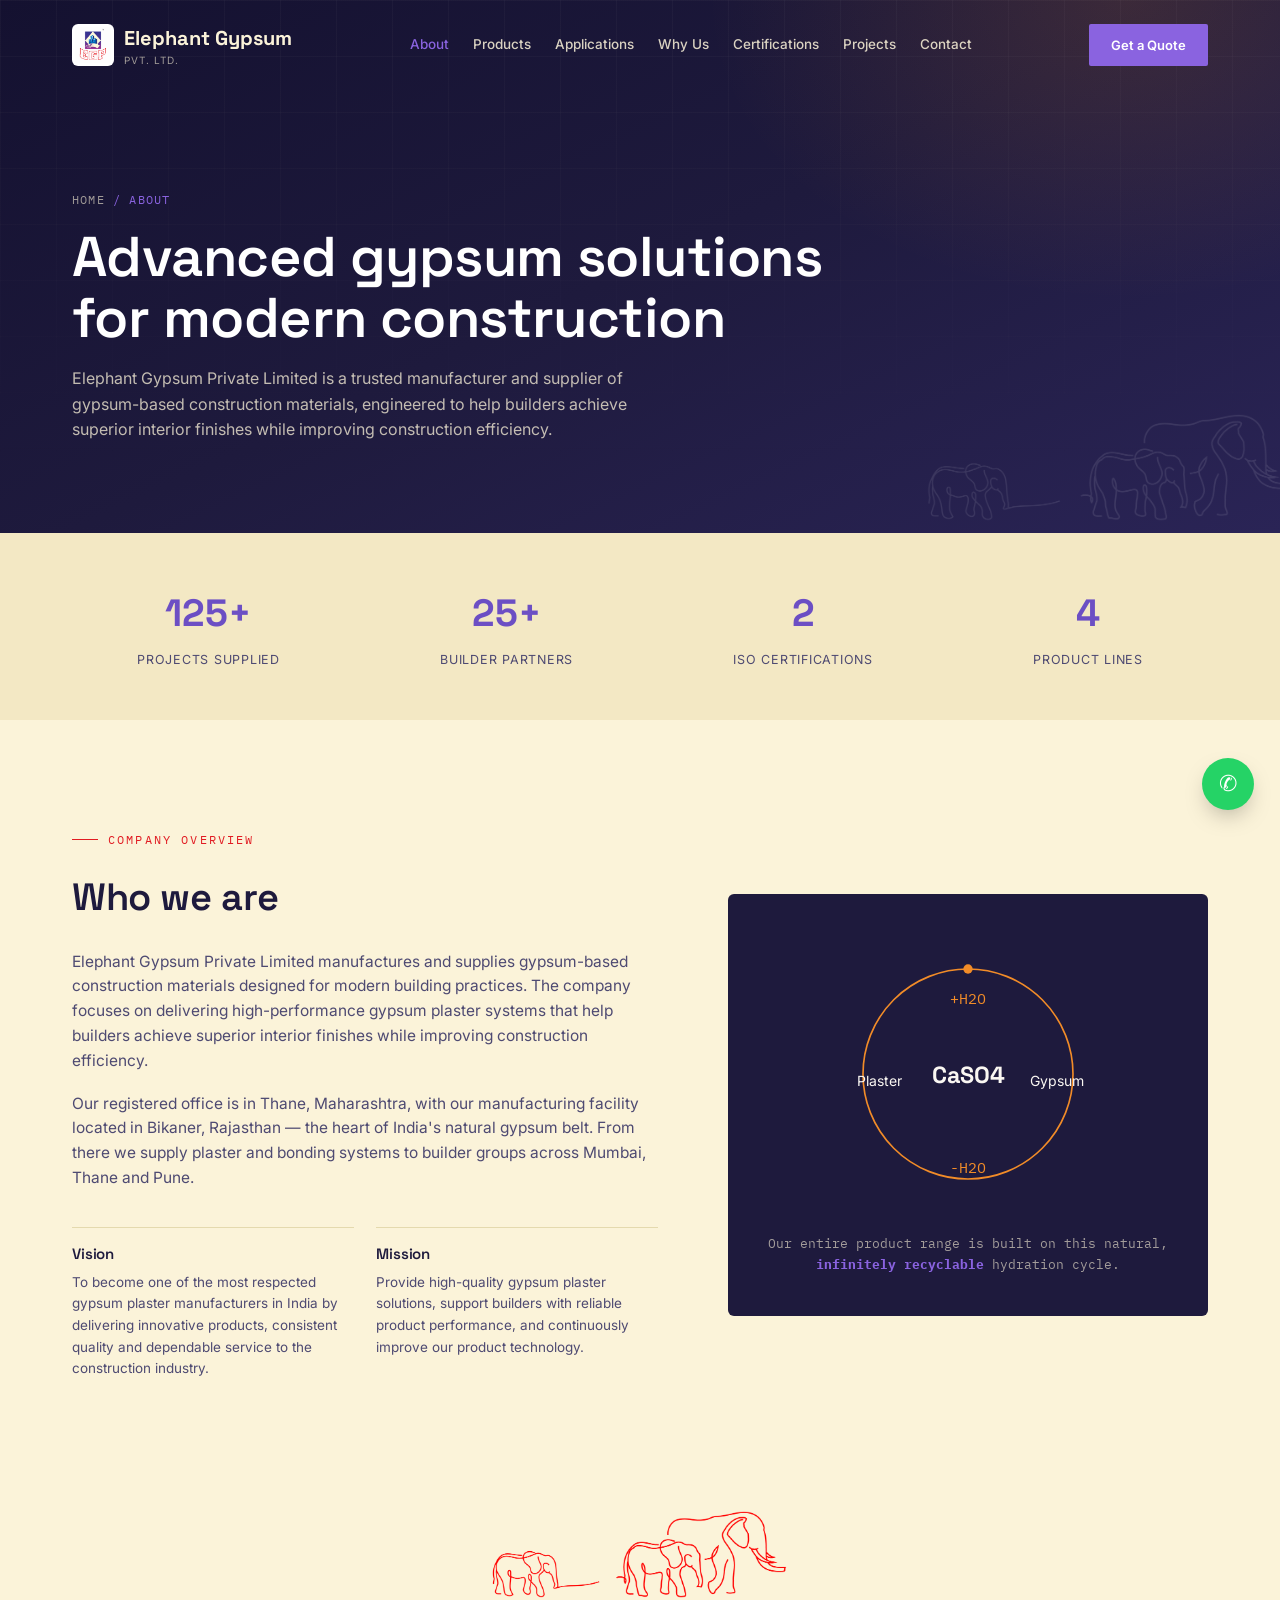
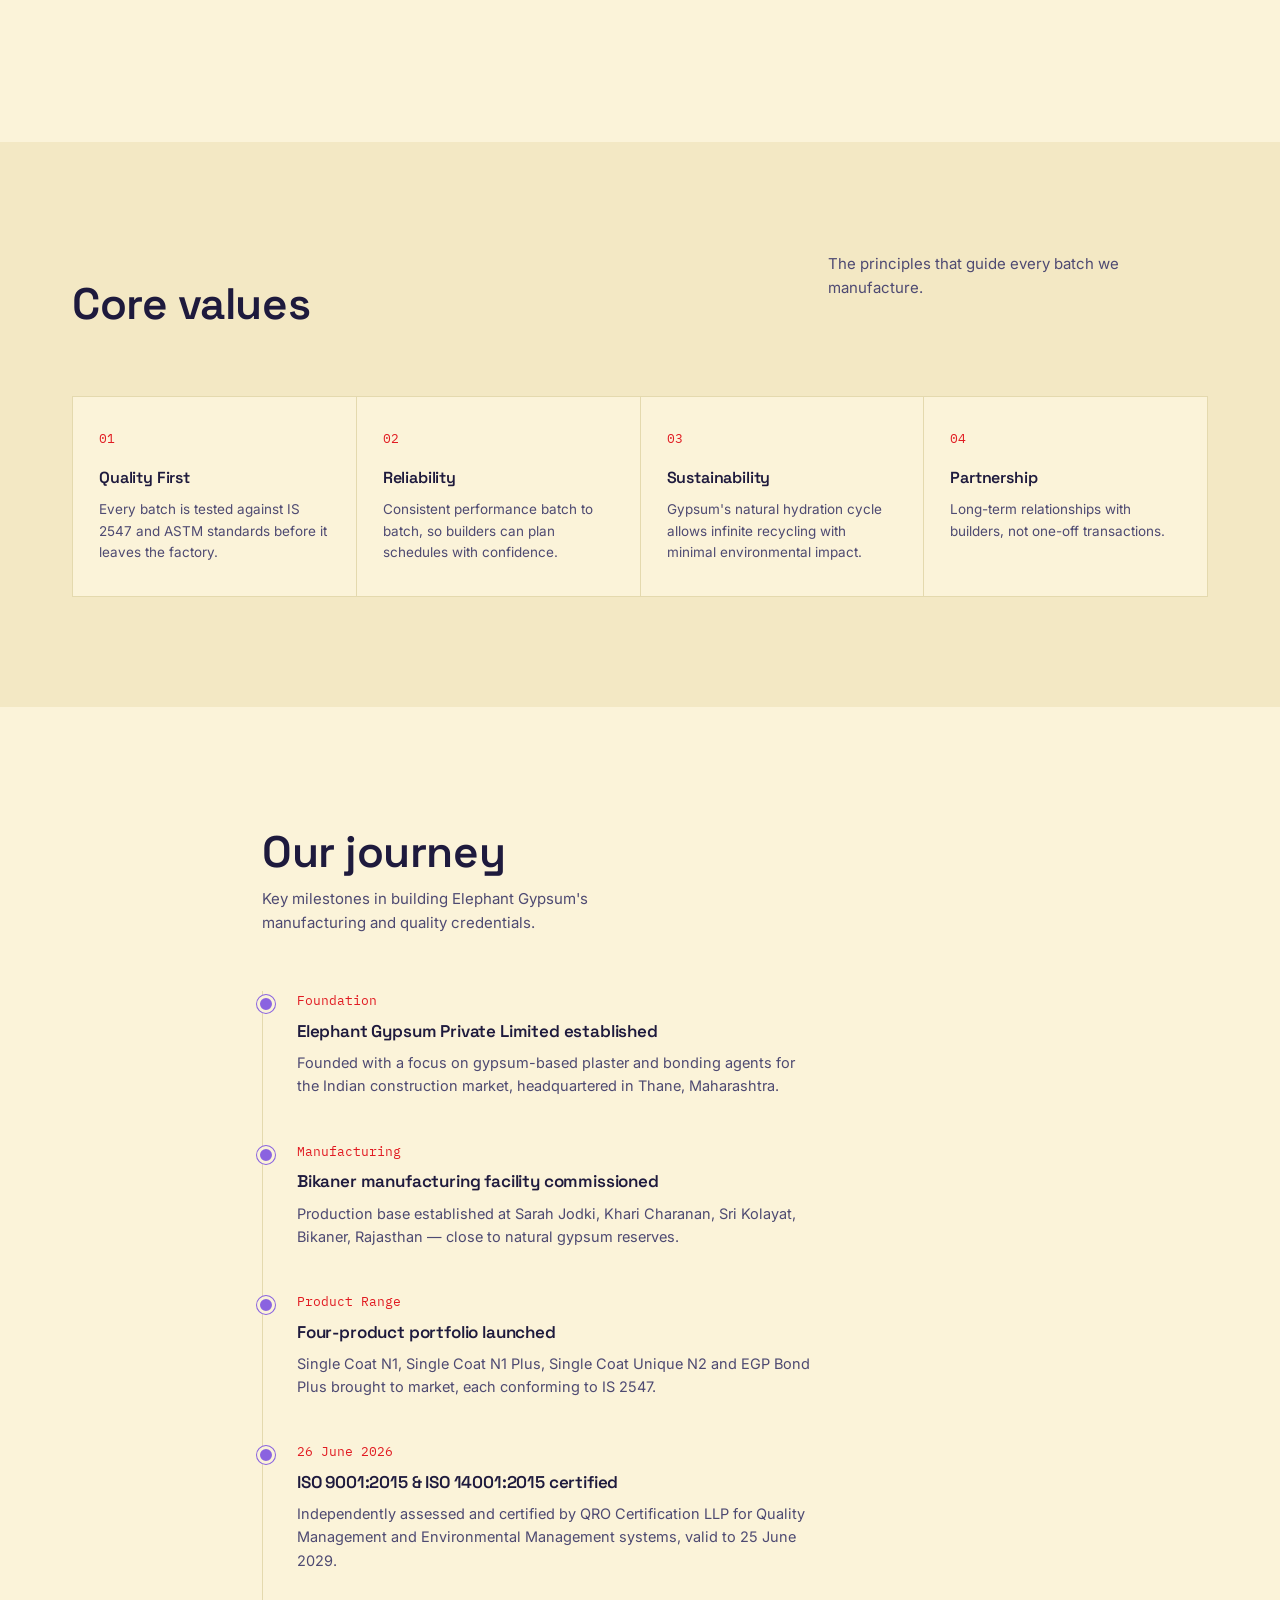
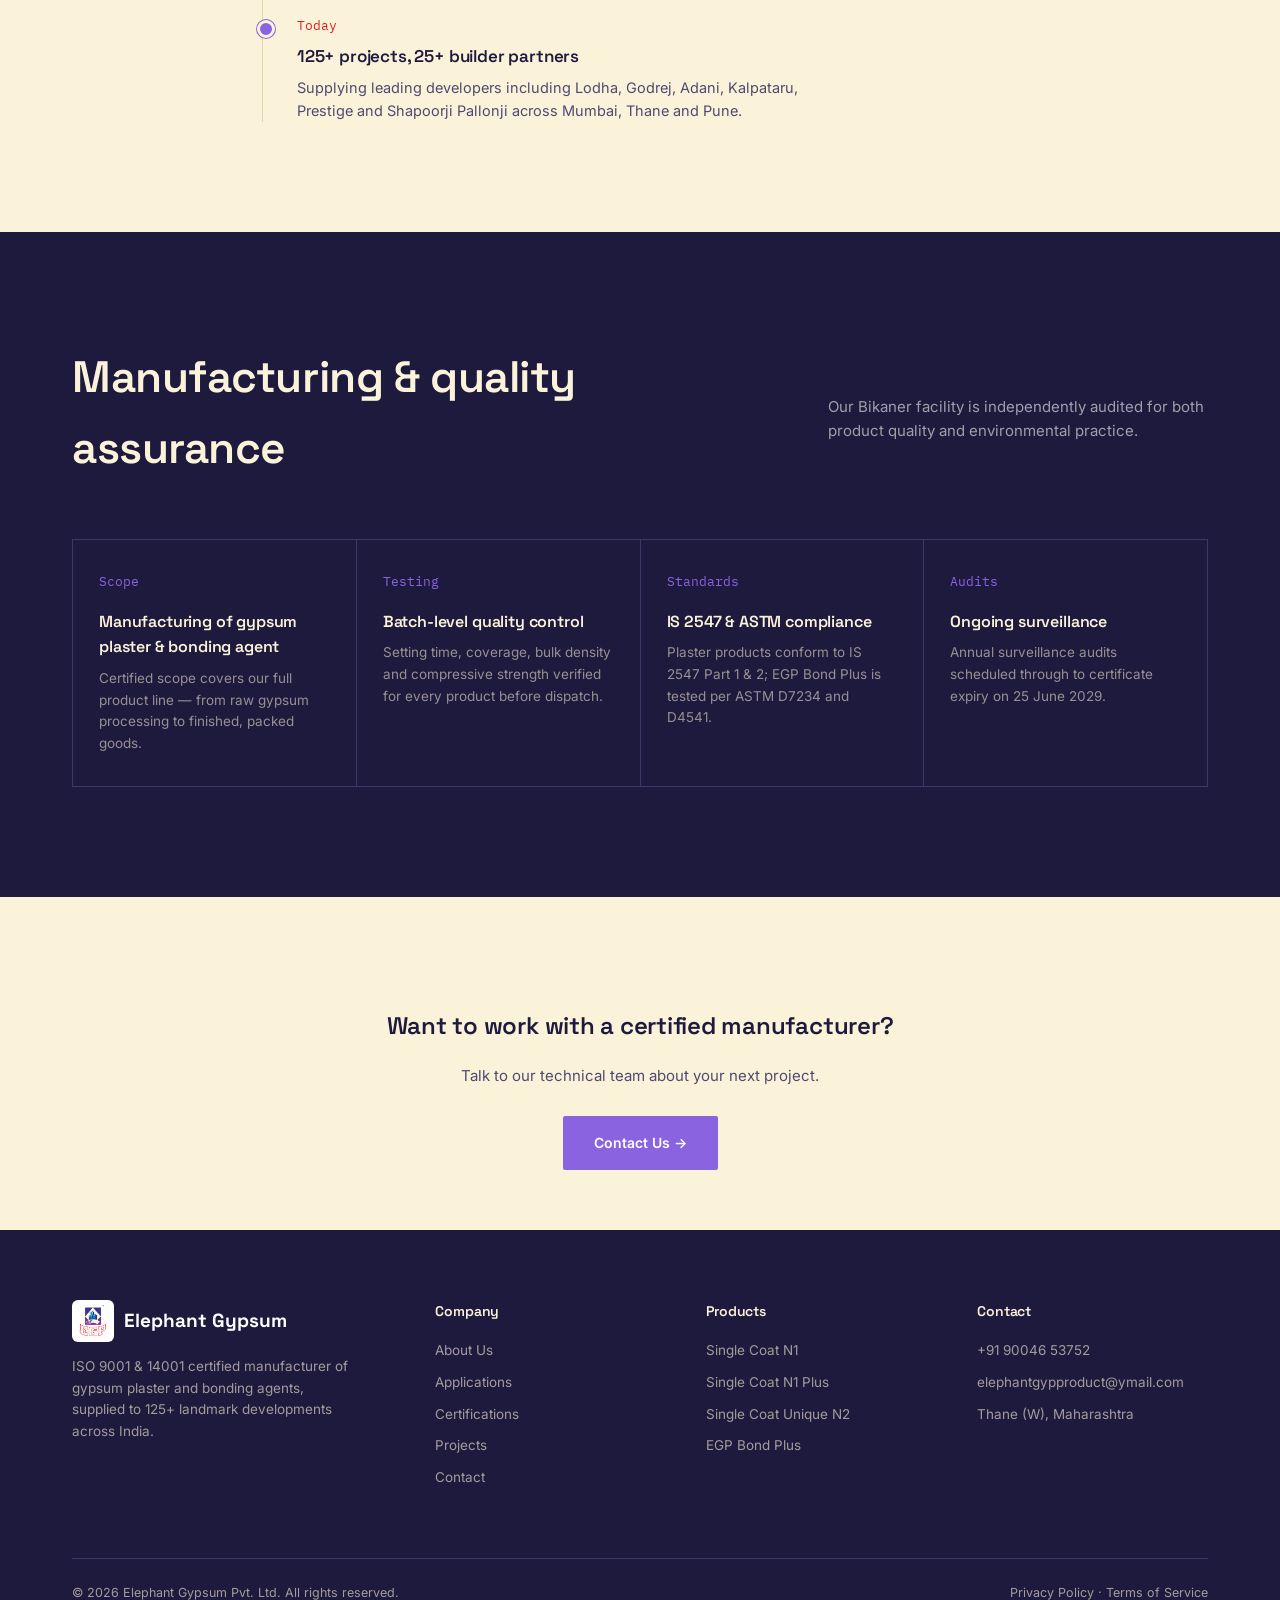
<file: about.html>
<!DOCTYPE html>
<html lang="en">
<head>
<meta charset="UTF-8">
<meta name="viewport" content="width=device-width, initial-scale=1.0">
<title>About Us | Elephant Gypsum Pvt. Ltd.</title>
<meta name="description" content="Learn about Elephant Gypsum Private Limited — our story, vision, mission and ISO-certified manufacturing facility in Bikaner, Rajasthan.">
<link rel="preconnect" href="https://fonts.googleapis.com">
<link rel="preconnect" href="https://fonts.gstatic.com" crossorigin>
<link href="https://fonts.googleapis.com/css2?family=Space+Grotesk:wght@400;500;600;700&family=Inter:wght@400;500;600;700&family=IBM+Plex+Mono:wght@400;500;600&display=swap" rel="stylesheet">
<link rel="stylesheet" href="style.css">
</head>
<body>

<header id="siteHeader">
  <div class="wrap nav-inner">
    <a href="index.html" class="logo"><img src="assets/img/logo.png" alt="Elephant Gypsum Logo" class="logo-mark"><span>Elephant Gypsum<small>Pvt. Ltd.</small></span></a>
    <nav class="links">
      <a href="about.html" class="active">About</a>
      <a href="products.html">Products</a>
      <a href="applications.html">Applications</a>
      <a href="why-us.html">Why Us</a>
      <a href="certifications.html">Certifications</a>
      <a href="projects.html">Projects</a>
      <a href="contact.html">Contact</a>
    </nav>
    <a href="contact.html" class="nav-cta">Get a Quote</a>
    <button class="hamburger" id="hamburger" aria-label="Menu"><span></span><span></span><span></span></button>
  </div>
</header>

<div class="mobile-menu" id="mobileMenu">
  <a href="about.html">About</a>
  <a href="products.html">Products</a>
  <a href="applications.html">Applications</a>
  <a href="why-us.html">Why Us</a>
  <a href="certifications.html">Certifications</a>
  <a href="projects.html">Projects</a>
  <a href="contact.html">Contact</a>
</div>

<section class="page-hero">
  <img src="assets/img/elephant-line.png" alt="" class="elephant-motif" aria-hidden="true">
  <div class="wrap">
    <div class="crumb"><a href="index.html">Home</a> / About</div>
    <h1>Advanced gypsum solutions for modern construction</h1>
    <p>Elephant Gypsum Private Limited is a trusted manufacturer and supplier of gypsum-based construction materials, engineered to help builders achieve superior interior finishes while improving construction efficiency.</p>
  </div>
</section>

<div class="stat-band">
  <div class="wrap">
    <div><div class="num">125+</div><div class="label">Projects Supplied</div></div>
    <div><div class="num">25+</div><div class="label">Builder Partners</div></div>
    <div><div class="num">2</div><div class="label">ISO Certifications</div></div>
    <div><div class="num">4</div><div class="label">Product Lines</div></div>
  </div>
</div>

<section>
  <div class="wrap about-grid">
    <div class="reveal">
      <div class="eyebrow">Company Overview</div>
      <h2 style="font-size:clamp(28px,3.2vw,38px);margin-bottom:22px;">Who we are</h2>
      <p style="color:var(--slate);margin-bottom:18px;font-size:15.5px;">Elephant Gypsum Private Limited manufactures and supplies gypsum-based construction materials designed for modern building practices. The company focuses on delivering high-performance gypsum plaster systems that help builders achieve superior interior finishes while improving construction efficiency.</p>
      <p style="color:var(--slate);margin-bottom:18px;font-size:15.5px;">Our registered office is in Thane, Maharashtra, with our manufacturing facility located in Bikaner, Rajasthan — the heart of India's natural gypsum belt. From there we supply plaster and bonding systems to builder groups across Mumbai, Thane and Pune.</p>
      <div class="about-values">
        <div><h4>Vision</h4><p>To become one of the most respected gypsum plaster manufacturers in India by delivering innovative products, consistent quality and dependable service to the construction industry.</p></div>
        <div><h4>Mission</h4><p>Provide high-quality gypsum plaster solutions, support builders with reliable product performance, and continuously improve our product technology.</p></div>
      </div>
    </div>
    <div class="cycle-card reveal">
      <svg viewBox="0 0 240 240" xmlns="http://www.w3.org/2000/svg">
        <circle cx="120" cy="120" r="90" fill="none" stroke="#F28C28" stroke-width="1.4"/>
        <circle cx="120" cy="30" r="4" fill="#F28C28"/>
        <text x="120" y="60" fill="#F28C28" font-family="IBM Plex Mono" font-size="13" text-anchor="middle">+H2O</text>
        <text x="196" y="130" fill="#FAF7F2" font-family="Inter" font-size="12" text-anchor="middle">Gypsum</text>
        <text x="120" y="128" fill="#FAF7F2" font-family="Space Grotesk" font-size="20" font-weight="700" text-anchor="middle">CaSO4</text>
        <text x="44" y="130" fill="#FAF7F2" font-family="Inter" font-size="12" text-anchor="middle">Plaster</text>
        <text x="120" y="205" fill="#F28C28" font-family="IBM Plex Mono" font-size="13" text-anchor="middle">-H2O</text>
      </svg>
      <div class="cap">Our entire product range is built on this natural, <b>infinitely recyclable</b> hydration cycle.</div>
    </div>
  </div>
</section>

<section style="padding-top:0;">
  <div class="wrap" style="text-align:center;">
    <img src="assets/img/elephant-line.png" alt="Elephant Gypsum brand motif" class="elephant-accent reveal">
  </div>
</section>

<section class="products">
  <div class="wrap">
    <div class="section-head reveal">
      <h2>Core values</h2>
      <p class="section-sub">The principles that guide every batch we manufacture.</p>
    </div>
    <div class="why-grid" style="background:var(--line);border-color:var(--line);">
      <div class="why-item reveal" style="background:var(--paper);"><div class="n" style="color:var(--rust);">01</div><h4 style="color:var(--charcoal);">Quality First</h4><p style="color:var(--slate);">Every batch is tested against IS 2547 and ASTM standards before it leaves the factory.</p></div>
      <div class="why-item reveal" style="background:var(--paper);"><div class="n" style="color:var(--rust);">02</div><h4 style="color:var(--charcoal);">Reliability</h4><p style="color:var(--slate);">Consistent performance batch to batch, so builders can plan schedules with confidence.</p></div>
      <div class="why-item reveal" style="background:var(--paper);"><div class="n" style="color:var(--rust);">03</div><h4 style="color:var(--charcoal);">Sustainability</h4><p style="color:var(--slate);">Gypsum's natural hydration cycle allows infinite recycling with minimal environmental impact.</p></div>
      <div class="why-item reveal" style="background:var(--paper);"><div class="n" style="color:var(--rust);">04</div><h4 style="color:var(--charcoal);">Partnership</h4><p style="color:var(--slate);">Long-term relationships with builders, not one-off transactions.</p></div>
    </div>
  </div>
</section>

<section>
  <div class="wrap" style="max-width:820px;">
    <div class="section-head reveal" style="display:block;">
      <h2>Our journey</h2>
      <p class="section-sub">Key milestones in building Elephant Gypsum's manufacturing and quality credentials.</p>
    </div>
    <div class="timeline reveal">
      <div class="timeline-item">
        <div class="yr">Foundation</div>
        <h4>Elephant Gypsum Private Limited established</h4>
        <p>Founded with a focus on gypsum-based plaster and bonding agents for the Indian construction market, headquartered in Thane, Maharashtra.</p>
      </div>
      <div class="timeline-item">
        <div class="yr">Manufacturing</div>
        <h4>Bikaner manufacturing facility commissioned</h4>
        <p>Production base established at Sarah Jodki, Khari Charanan, Sri Kolayat, Bikaner, Rajasthan — close to natural gypsum reserves.</p>
      </div>
      <div class="timeline-item">
        <div class="yr">Product Range</div>
        <h4>Four-product portfolio launched</h4>
        <p>Single Coat N1, Single Coat N1 Plus, Single Coat Unique N2 and EGP Bond Plus brought to market, each conforming to IS 2547.</p>
      </div>
      <div class="timeline-item">
        <div class="yr">26 June 2026</div>
        <h4>ISO 9001:2015 &amp; ISO 14001:2015 certified</h4>
        <p>Independently assessed and certified by QRO Certification LLP for Quality Management and Environmental Management systems, valid to 25 June 2029.</p>
      </div>
      <div class="timeline-item">
        <div class="yr">Today</div>
        <h4>125+ projects, 25+ builder partners</h4>
        <p>Supplying leading developers including Lodha, Godrej, Adani, Kalpataru, Prestige and Shapoorji Pallonji across Mumbai, Thane and Pune.</p>
      </div>
    </div>
  </div>
</section>

<section class="why">
  <div class="wrap">
    <div class="section-head reveal">
      <h2>Manufacturing &amp; quality assurance</h2>
      <p class="section-sub" style="color:rgba(250,247,242,.6);">Our Bikaner facility is independently audited for both product quality and environmental practice.</p>
    </div>
    <div class="why-grid">
      <div class="why-item"><div class="n">Scope</div><h4>Manufacturing of gypsum plaster &amp; bonding agent</h4><p>Certified scope covers our full product line — from raw gypsum processing to finished, packed goods.</p></div>
      <div class="why-item"><div class="n">Testing</div><h4>Batch-level quality control</h4><p>Setting time, coverage, bulk density and compressive strength verified for every product before dispatch.</p></div>
      <div class="why-item"><div class="n">Standards</div><h4>IS 2547 &amp; ASTM compliance</h4><p>Plaster products conform to IS 2547 Part 1 &amp; 2; EGP Bond Plus is tested per ASTM D7234 and D4541.</p></div>
      <div class="why-item"><div class="n">Audits</div><h4>Ongoing surveillance</h4><p>Annual surveillance audits scheduled through to certificate expiry on 25 June 2029.</p></div>
    </div>
  </div>
</section>

<section style="padding-bottom:60px;">
  <div class="wrap" style="text-align:center;">
    <h2 style="margin-bottom:18px;">Want to work with a certified manufacturer?</h2>
    <p class="section-sub" style="margin:0 auto 28px;text-align:center;">Talk to our technical team about your next project.</p>
    <a href="contact.html" class="btn btn-primary">Contact Us →</a>
  </div>
</section>

<footer>
  <div class="wrap">
    <div class="footer-grid">
      <div>
        <div class="flogo"><img src="assets/img/logo.png" alt="Elephant Gypsum Logo" class="logo-mark">Elephant Gypsum</div>
        <p class="desc">ISO 9001 &amp; 14001 certified manufacturer of gypsum plaster and bonding agents, supplied to 125+ landmark developments across India.</p>
      </div>
      <div>
        <h4>Company</h4>
        <ul><li><a href="about.html">About Us</a></li><li><a href="applications.html">Applications</a></li><li><a href="certifications.html">Certifications</a></li><li><a href="projects.html">Projects</a></li><li><a href="contact.html">Contact</a></li></ul>
      </div>
      <div>
        <h4>Products</h4>
        <ul><li><a href="products.html">Single Coat N1</a></li><li><a href="products.html">Single Coat N1 Plus</a></li><li><a href="products.html">Single Coat Unique N2</a></li><li><a href="products.html">EGP Bond Plus</a></li></ul>
      </div>
      <div>
        <h4>Contact</h4>
        <ul><li>+91 90046 53752</li><li>elephantgypproduct@ymail.com</li><li>Thane (W), Maharashtra</li></ul>
      </div>
    </div>
    <div class="footer-bottom">
      <span>© 2026 Elephant Gypsum Pvt. Ltd. All rights reserved.</span>
      <span>Privacy Policy · Terms of Service</span>
    </div>
  </div>
</footer>

<div class="float-btns">
  <a class="fbtn wa" href="https://wa.me/919004653752" target="_blank" aria-label="WhatsApp">✆</a>
  <button class="fbtn top" id="topBtn" aria-label="Back to top">↑</button>
</div>

<script src="main.js"></script>
</body>
</html>
</file>
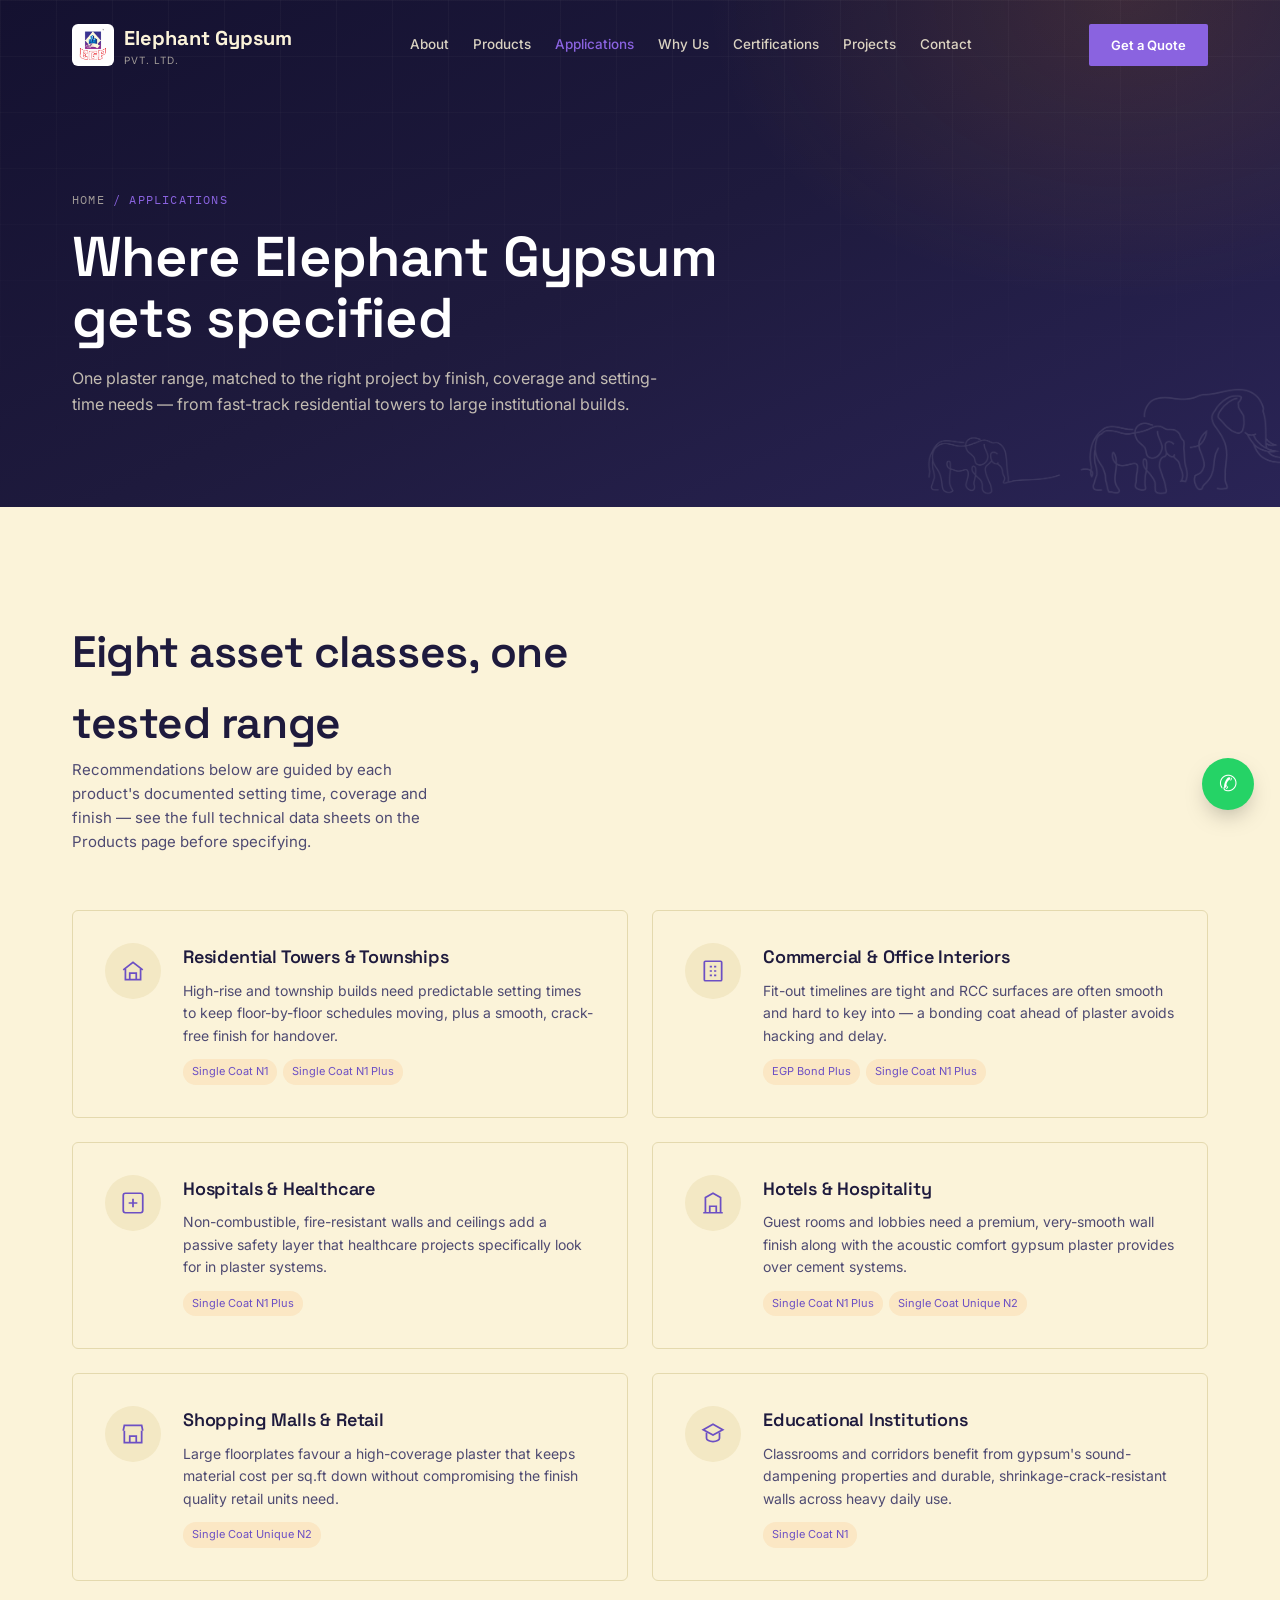
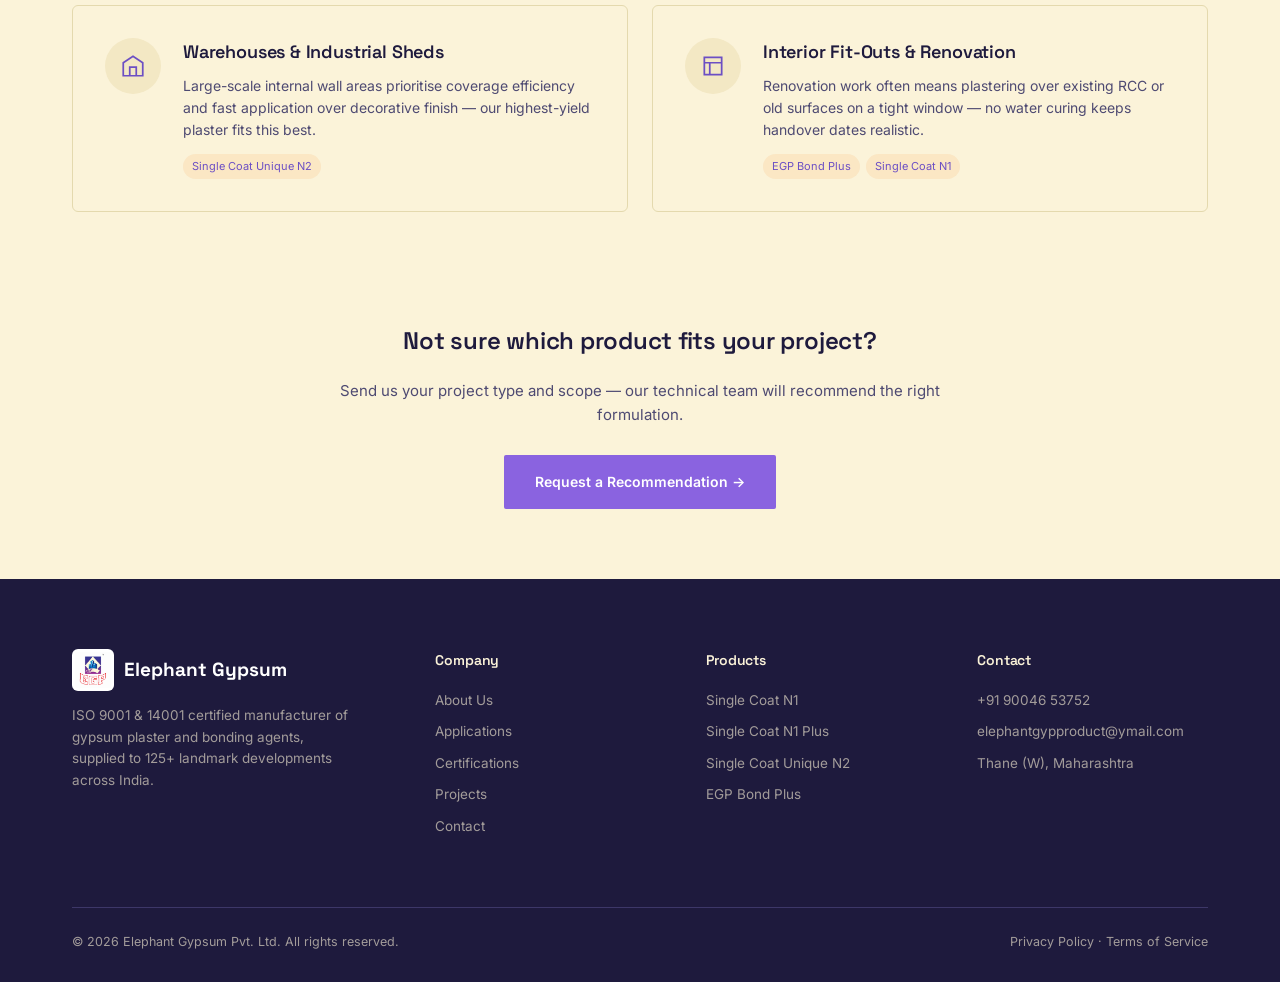
<file: applications.html>
<!DOCTYPE html>
<html lang="en">
<head>
<meta charset="UTF-8">
<meta name="viewport" content="width=device-width, initial-scale=1.0">
<title>Applications | Elephant Gypsum Pvt. Ltd.</title>
<meta name="description" content="Where Elephant Gypsum plaster and bonding systems are specified — residential, commercial, hospitality, healthcare, retail and industrial projects.">
<link rel="preconnect" href="https://fonts.googleapis.com">
<link rel="preconnect" href="https://fonts.gstatic.com" crossorigin>
<link href="https://fonts.googleapis.com/css2?family=Space+Grotesk:wght@400;500;600;700&family=Inter:wght@400;500;600;700&family=IBM+Plex+Mono:wght@400;500;600&display=swap" rel="stylesheet">
<link rel="stylesheet" href="style.css">
</head>
<body>

<header id="siteHeader">
  <div class="wrap nav-inner">
    <a href="index.html" class="logo"><img src="assets/img/logo.png" alt="Elephant Gypsum Logo" class="logo-mark"><span>Elephant Gypsum<small>Pvt. Ltd.</small></span></a>
    <nav class="links">
      <a href="about.html">About</a>
      <a href="products.html">Products</a>
      <a href="applications.html" class="active">Applications</a>
      <a href="why-us.html">Why Us</a>
      <a href="certifications.html">Certifications</a>
      <a href="projects.html">Projects</a>
      <a href="contact.html">Contact</a>
    </nav>
    <a href="contact.html" class="nav-cta">Get a Quote</a>
    <button class="hamburger" id="hamburger" aria-label="Menu"><span></span><span></span><span></span></button>
  </div>
</header>

<div class="mobile-menu" id="mobileMenu">
  <a href="about.html">About</a>
  <a href="products.html">Products</a>
  <a href="applications.html">Applications</a>
  <a href="why-us.html">Why Us</a>
  <a href="certifications.html">Certifications</a>
  <a href="projects.html">Projects</a>
  <a href="contact.html">Contact</a>
</div>

<section class="page-hero">
  <img src="assets/img/elephant-line.png" alt="" class="elephant-motif" aria-hidden="true">
  <div class="wrap">
    <div class="crumb"><a href="index.html">Home</a> / Applications</div>
    <h1>Where Elephant Gypsum gets specified</h1>
    <p>One plaster range, matched to the right project by finish, coverage and setting-time needs — from fast-track residential towers to large institutional builds.</p>
  </div>
</section>

<section>
  <div class="wrap">
    <div class="section-head reveal" style="display:block;">
      <h2>Eight asset classes, one tested range</h2>
      <p class="section-sub">Recommendations below are guided by each product's documented setting time, coverage and finish — see the full technical data sheets on the Products page before specifying.</p>
    </div>
    <div class="app-detail-grid">

      <div class="app-detail-card reveal" id="residential">
        <div class="ic-wrap"><svg viewBox="0 0 24 24"><path d="M3 11l9-7 9 7"/><path d="M5 10v10h14V10"/><path d="M9 20v-6h6v6"/></svg></div>
        <div>
          <h3>Residential Towers &amp; Townships</h3>
          <p>High-rise and township builds need predictable setting times to keep floor-by-floor schedules moving, plus a smooth, crack-free finish for handover.</p>
          <div class="rec"><span>Single Coat N1</span><span>Single Coat N1 Plus</span></div>
        </div>
      </div>

      <div class="app-detail-card reveal" id="commercial">
        <div class="ic-wrap"><svg viewBox="0 0 24 24"><rect x="4" y="3" width="16" height="18" rx="1"/><path d="M9 8h2M13 8h2M9 12h2M13 12h2M9 16h2M13 16h2"/></svg></div>
        <div>
          <h3>Commercial &amp; Office Interiors</h3>
          <p>Fit-out timelines are tight and RCC surfaces are often smooth and hard to key into — a bonding coat ahead of plaster avoids hacking and delay.</p>
          <div class="rec"><span>EGP Bond Plus</span><span>Single Coat N1 Plus</span></div>
        </div>
      </div>

      <div class="app-detail-card reveal" id="hospitals">
        <div class="ic-wrap"><svg viewBox="0 0 24 24"><path d="M12 8v8M8 12h8"/><rect x="3" y="3" width="18" height="18" rx="2"/></svg></div>
        <div>
          <h3>Hospitals &amp; Healthcare</h3>
          <p>Non-combustible, fire-resistant walls and ceilings add a passive safety layer that healthcare projects specifically look for in plaster systems.</p>
          <div class="rec"><span>Single Coat N1 Plus</span></div>
        </div>
      </div>

      <div class="app-detail-card reveal" id="hotels">
        <div class="ic-wrap"><svg viewBox="0 0 24 24"><path d="M3 21h18M5 21V7l7-4 7 4v14M9 21v-6h6v6"/></svg></div>
        <div>
          <h3>Hotels &amp; Hospitality</h3>
          <p>Guest rooms and lobbies need a premium, very-smooth wall finish along with the acoustic comfort gypsum plaster provides over cement systems.</p>
          <div class="rec"><span>Single Coat N1 Plus</span><span>Single Coat Unique N2</span></div>
        </div>
      </div>

      <div class="app-detail-card reveal" id="malls">
        <div class="ic-wrap"><svg viewBox="0 0 24 24"><path d="M3 9l1-5h16l1 5M4 9v11h16V9M9 20v-6h6v6"/></svg></div>
        <div>
          <h3>Shopping Malls &amp; Retail</h3>
          <p>Large floorplates favour a high-coverage plaster that keeps material cost per sq.ft down without compromising the finish quality retail units need.</p>
          <div class="rec"><span>Single Coat Unique N2</span></div>
        </div>
      </div>

      <div class="app-detail-card reveal" id="schools">
        <div class="ic-wrap"><svg viewBox="0 0 24 24"><path d="M12 3l9 5-9 5-9-5 9-5z"/><path d="M6 10.5V16c0 1.5 2.7 3 6 3s6-1.5 6-3v-5.5"/></svg></div>
        <div>
          <h3>Educational Institutions</h3>
          <p>Classrooms and corridors benefit from gypsum's sound-dampening properties and durable, shrinkage-crack-resistant walls across heavy daily use.</p>
          <div class="rec"><span>Single Coat N1</span></div>
        </div>
      </div>

      <div class="app-detail-card reveal" id="warehouses">
        <div class="ic-wrap"><svg viewBox="0 0 24 24"><path d="M3 21V9l9-6 9 6v12H3z"/><path d="M9 21v-8h6v8"/></svg></div>
        <div>
          <h3>Warehouses &amp; Industrial Sheds</h3>
          <p>Large-scale internal wall areas prioritise coverage efficiency and fast application over decorative finish — our highest-yield plaster fits this best.</p>
          <div class="rec"><span>Single Coat Unique N2</span></div>
        </div>
      </div>

      <div class="app-detail-card reveal" id="fitouts">
        <div class="ic-wrap"><svg viewBox="0 0 24 24"><path d="M4 4h16v16H4z"/><path d="M4 9h16M9 9v11"/></svg></div>
        <div>
          <h3>Interior Fit-Outs &amp; Renovation</h3>
          <p>Renovation work often means plastering over existing RCC or old surfaces on a tight window — no water curing keeps handover dates realistic.</p>
          <div class="rec"><span>EGP Bond Plus</span><span>Single Coat N1</span></div>
        </div>
      </div>

    </div>
  </div>
</section>

<section style="padding-top:0;padding-bottom:70px;">
  <div class="wrap" style="text-align:center;">
    <h2 style="margin-bottom:18px;">Not sure which product fits your project?</h2>
    <p class="section-sub" style="margin:0 auto 28px;text-align:center;">Send us your project type and scope — our technical team will recommend the right formulation.</p>
    <a href="contact.html" class="btn btn-primary">Request a Recommendation →</a>
  </div>
</section>

<footer>
  <div class="wrap">
    <div class="footer-grid">
      <div>
        <div class="flogo"><img src="assets/img/logo.png" alt="Elephant Gypsum Logo" class="logo-mark">Elephant Gypsum</div>
        <p class="desc">ISO 9001 &amp; 14001 certified manufacturer of gypsum plaster and bonding agents, supplied to 125+ landmark developments across India.</p>
      </div>
      <div>
        <h4>Company</h4>
        <ul><li><a href="about.html">About Us</a></li><li><a href="applications.html">Applications</a></li><li><a href="certifications.html">Certifications</a></li><li><a href="projects.html">Projects</a></li><li><a href="contact.html">Contact</a></li></ul>
      </div>
      <div>
        <h4>Products</h4>
        <ul><li><a href="products.html">Single Coat N1</a></li><li><a href="products.html">Single Coat N1 Plus</a></li><li><a href="products.html">Single Coat Unique N2</a></li><li><a href="products.html">EGP Bond Plus</a></li></ul>
      </div>
      <div>
        <h4>Contact</h4>
        <ul><li>+91 90046 53752</li><li>elephantgypproduct@ymail.com</li><li>Thane (W), Maharashtra</li></ul>
      </div>
    </div>
    <div class="footer-bottom">
      <span>© 2026 Elephant Gypsum Pvt. Ltd. All rights reserved.</span>
      <span>Privacy Policy · Terms of Service</span>
    </div>
  </div>
</footer>

<div class="float-btns">
  <a class="fbtn wa" href="https://wa.me/919004653752" target="_blank" aria-label="WhatsApp">✆</a>
  <button class="fbtn top" id="topBtn" aria-label="Back to top">↑</button>
</div>

<script src="main.js"></script>
</body>
</html>
</file>
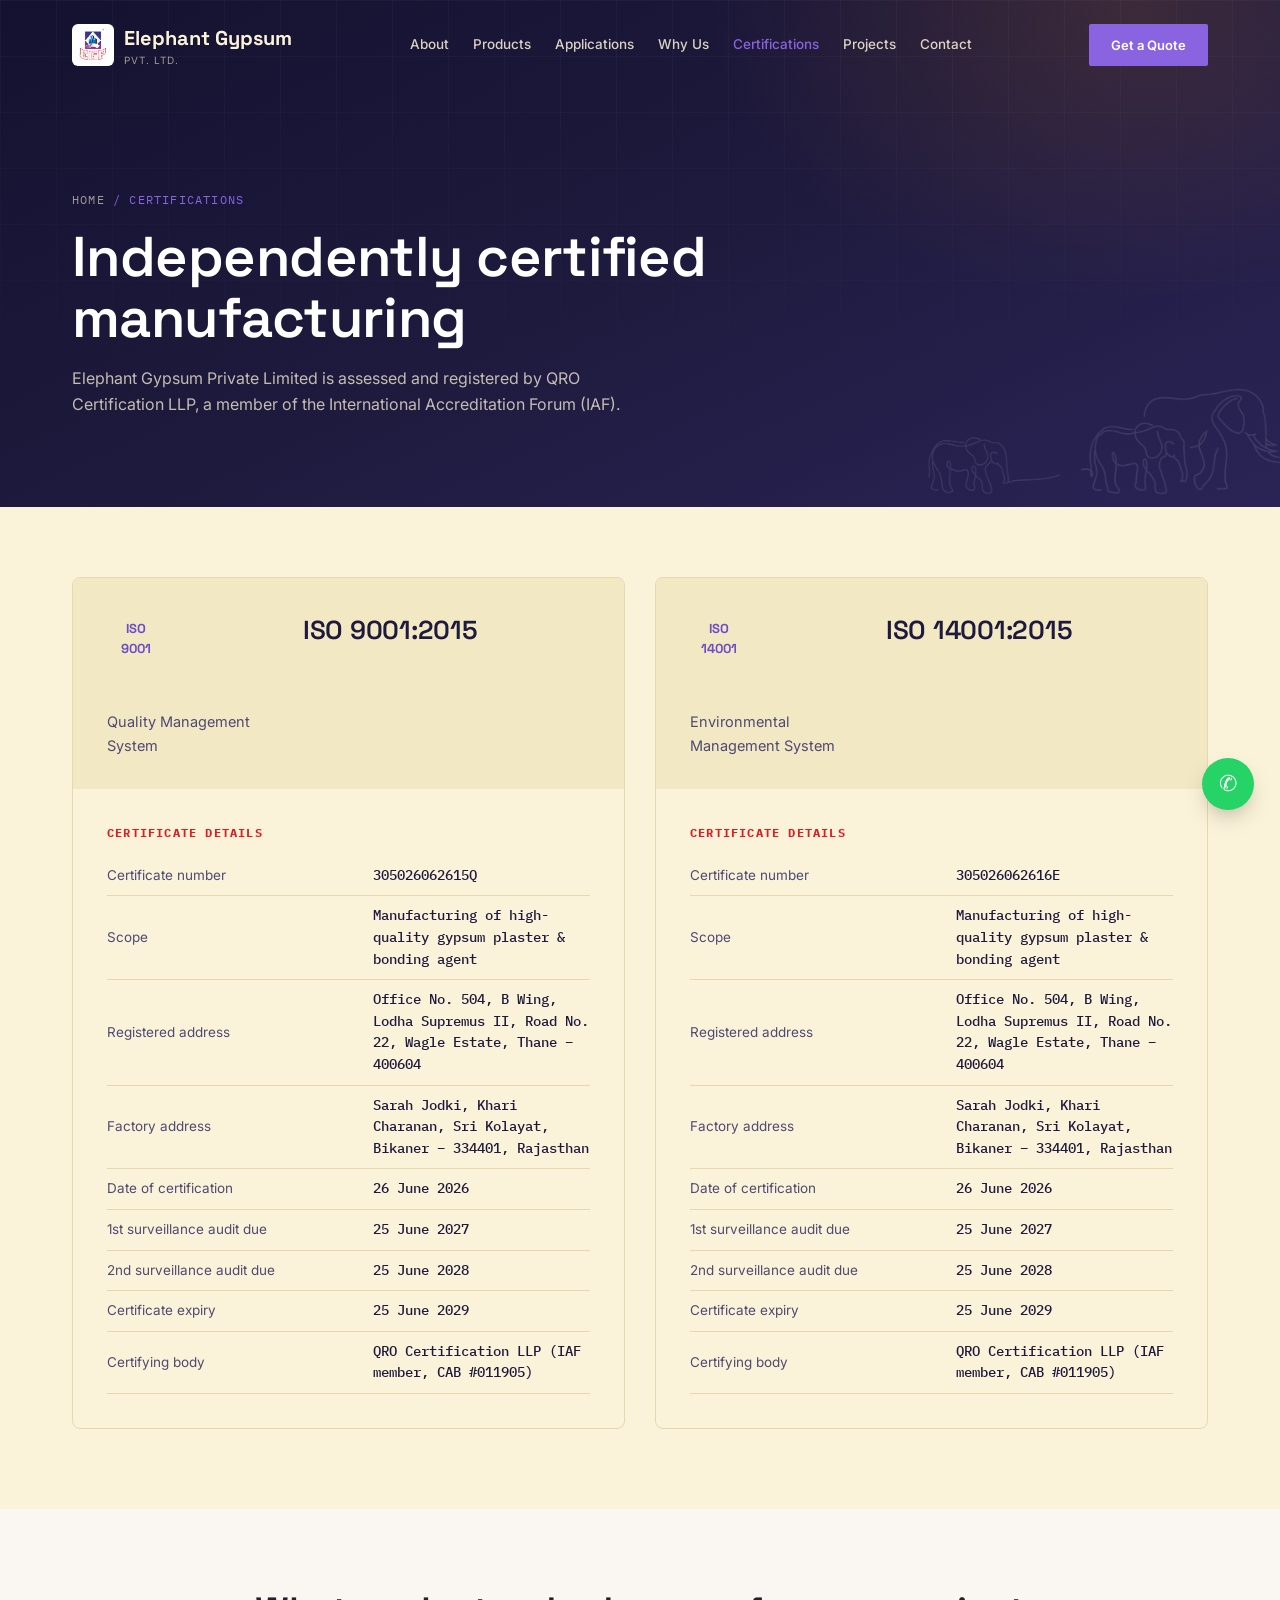
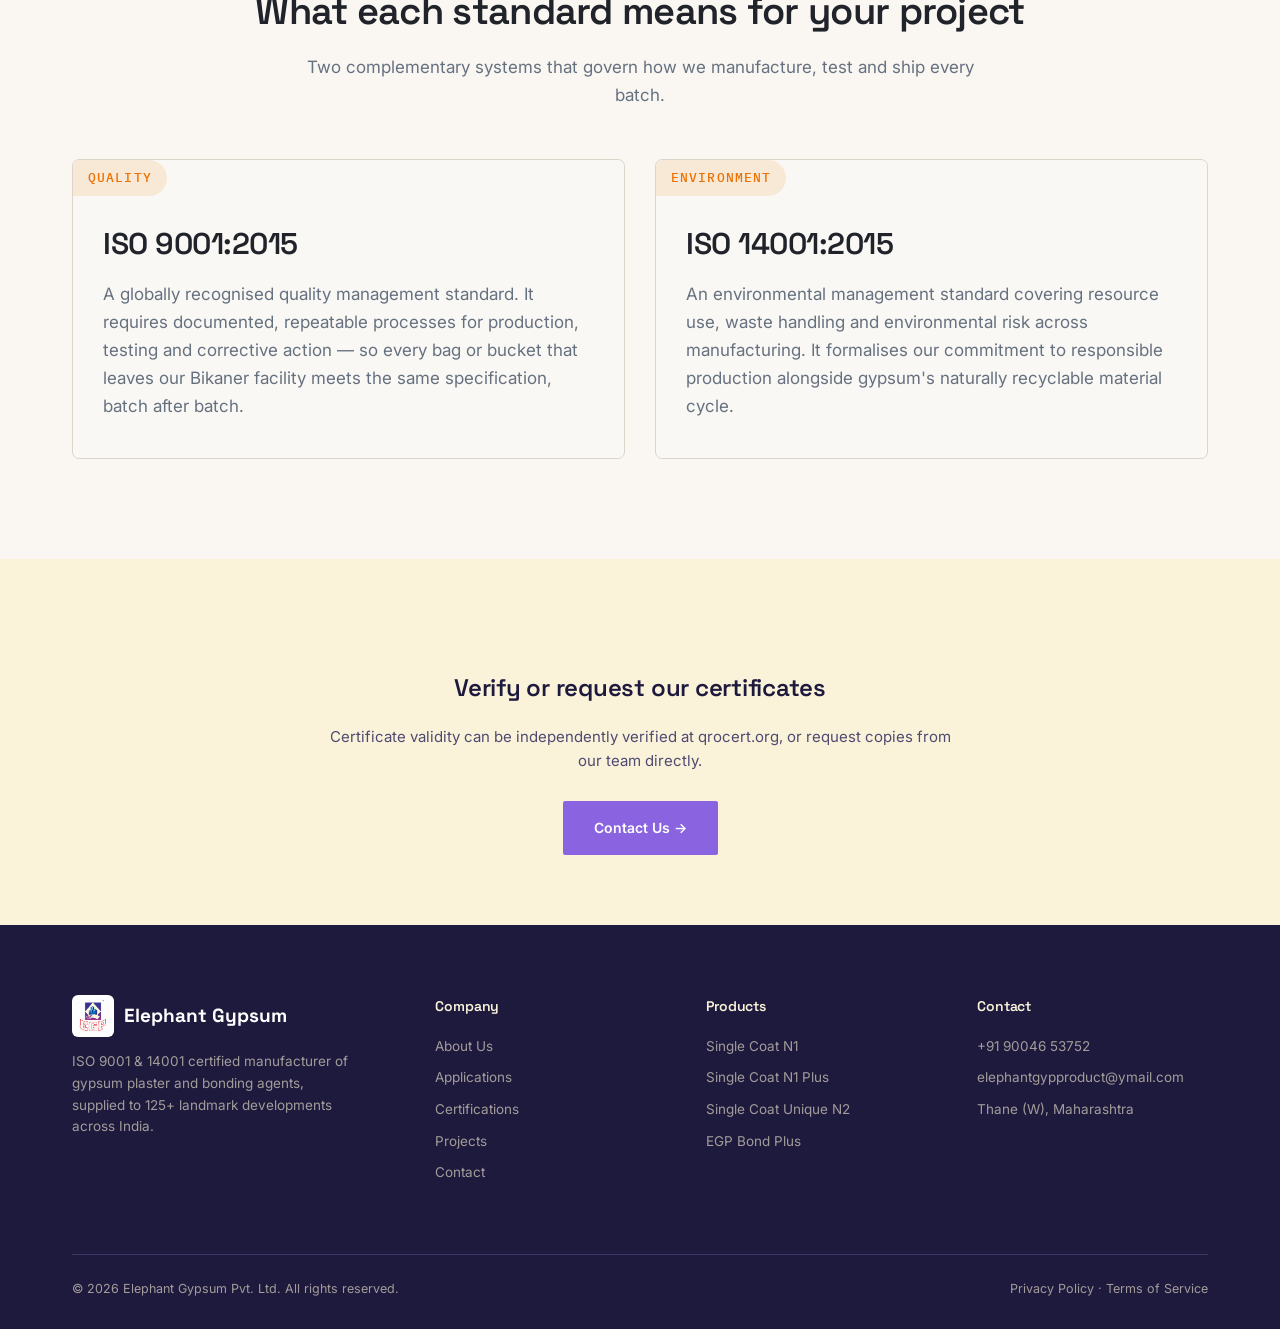
<file: certifications.html>
<!DOCTYPE html>
<html lang="en">

<head>
    <meta charset="UTF-8">
    <meta name="viewport" content="width=device-width, initial-scale=1.0">

    <title>Certifications | Elephant Gypsum Pvt. Ltd.</title>

    <meta
        name="description"
        content="Elephant Gypsum is ISO 9001:2015 and ISO 14001:2015 certified by QRO Certification LLP for gypsum plaster and bonding agent manufacturing."
    >

    <!-- Google Fonts -->
    <link rel="preconnect" href="https://fonts.googleapis.com">
    <link rel="preconnect" href="https://fonts.gstatic.com" crossorigin>

    <link
        href="https://fonts.googleapis.com/css2?family=Space+Grotesk:wght@400;500;600;700&family=Inter:wght@400;500;600;700&family=IBM+Plex+Mono:wght@400;500;600&display=swap"
        rel="stylesheet"
    >

    <!-- Main CSS -->
    <link rel="stylesheet" href="style.css">


    <!-- =====================================================
         CERTIFICATIONS PAGE ONLY CSS
         ===================================================== -->

    <style>

        /* =====================================================
           CERTIFICATION MEANING SECTION
           ===================================================== */

        .cert-meaning-section {
            width: 100%;
            padding: 80px 0 100px;
            background: #faf7f2;
            box-sizing: border-box;
        }


        /* =====================================================
           HEADING
           ===================================================== */

        .cert-meaning-heading {
            width: 100%;
            max-width: 900px;
            margin: 0 auto 50px;
            text-align: center;
            box-sizing: border-box;
        }


        .cert-meaning-heading h2 {
            margin: 0 0 18px;

            color: #20242a;

            font-family: "Space Grotesk", sans-serif;

            font-size: 38px;
            font-weight: 600;

            line-height: 1.2;

            letter-spacing: -0.7px;
        }


        .cert-meaning-heading p {
            max-width: 720px;

            margin: 0 auto;

            color: #667180;

            font-family: "Inter", sans-serif;

            font-size: 17px;

            line-height: 1.65;
        }


        /* =====================================================
           GRID
           ===================================================== */

        .cert-meaning-grid {
            width: 100%;

            display: grid;

            grid-template-columns: repeat(2, minmax(0, 1fr));

            gap: 30px;

            align-items: stretch;

            box-sizing: border-box;
        }


        /* =====================================================
           CARD
           ===================================================== */

        .cert-meaning-card {
            width: 100%;
            min-width: 0;

            min-height: 300px;

            display: flex;
            flex-direction: column;

            box-sizing: border-box;

            background: #faf8f4;

            border: 1px solid #ddd5ca;

            border-radius: 7px;

            overflow: hidden;

            transition:
                transform 0.25s ease,
                box-shadow 0.25s ease,
                border-color 0.25s ease;
        }


        .cert-meaning-card:hover {
            transform: translateY(-3px);

            border-color: #d2c4b4;

            box-shadow:
                0 16px 35px rgba(40, 30, 20, 0.08);
        }


        /* =====================================================
           TAG
           ===================================================== */

        .cert-meaning-tag {
            display: inline-flex;

            align-items: center;

            width: fit-content;

            min-height: 36px;

            padding: 8px 15px;

            box-sizing: border-box;

            background: #f8e9d7;

            color: #ed7000;

            border-radius: 0 22px 22px 0;

            font-family: "IBM Plex Mono", monospace;

            font-size: 13px;

            font-weight: 500;

            line-height: 1;

            letter-spacing: 1.1px;

            text-transform: uppercase;
        }


        /* =====================================================
           CARD CONTENT
           ===================================================== */

        .cert-meaning-content {
            flex: 1;

            padding: 30px;

            box-sizing: border-box;

            display: flex;
            flex-direction: column;
        }


        /* =====================================================
           CARD TITLE
           ===================================================== */

        .cert-meaning-card h3 {
            margin: 0 0 18px;

            color: #20242a;

            font-family: "Space Grotesk", sans-serif;

            font-size: 30px;

            font-weight: 600;

            line-height: 1.22;

            letter-spacing: -0.5px;
        }


        /* =====================================================
           CARD TEXT
           ===================================================== */

        .cert-meaning-card p {
            margin: 0;

            color: #667180;

            font-family: "Inter", sans-serif;

            font-size: 17px;

            font-weight: 400;

            line-height: 1.65;
        }


        /* =====================================================
           CERTIFICATE DETAILS SECTION
           ===================================================== */

        .certificate-list-section {
            width: 100%;
            padding-top: 70px;
            padding-bottom: 30px;
            box-sizing: border-box;
        }


        .certificate-grid {
            width: 100%;

            display: grid;

            grid-template-columns: repeat(2, minmax(0, 1fr));

            gap: 30px;

            align-items: start;
        }


        .certificate-grid .pd-block {
            min-width: 0;
        }


        .certificate-grid .datasheet {
            width: 100%;
            max-width: 100%;
        }


        /* =====================================================
           TABLET
           ===================================================== */

        @media (max-width: 900px) {

            .cert-meaning-section {
                padding: 65px 0 80px;
            }

            .cert-meaning-heading {
                margin-bottom: 38px;
            }

            .cert-meaning-heading h2 {
                font-size: 32px;
            }

            .cert-meaning-grid {
                gap: 22px;
            }

            .cert-meaning-card {
                min-height: 280px;
            }

            .cert-meaning-content {
                padding: 25px;
            }

            .cert-meaning-card h3 {
                font-size: 26px;
            }

            .cert-meaning-card p {
                font-size: 16px;
            }

            .certificate-grid {
                grid-template-columns: 1fr;
            }
        }


        /* =====================================================
           MOBILE
           ===================================================== */

        @media (max-width: 650px) {

            .cert-meaning-section {
                padding: 50px 0 65px;
            }

            .cert-meaning-heading {
                margin-bottom: 30px;
            }

            .cert-meaning-heading h2 {
                font-size: 28px;
            }

            .cert-meaning-heading p {
                font-size: 15px;
            }

            .cert-meaning-grid {
                grid-template-columns: 1fr;
                gap: 18px;
            }

            .cert-meaning-card {
                min-height: auto;
            }

            .cert-meaning-content {
                padding: 24px 20px;
            }

            .cert-meaning-card h3 {
                margin-bottom: 14px;
                font-size: 24px;
            }

            .cert-meaning-card p {
                font-size: 15px;
                line-height: 1.6;
            }

            .certificate-list-section {
                padding-top: 50px;
            }
        }

    </style>

</head>


<body>


<!-- =====================================================
     HEADER
     ===================================================== -->

<header id="siteHeader">

    <div class="wrap nav-inner">

        <!-- LOGO -->

        <a href="index.html" class="logo">

            <img
                src="assets/img/logo.png"
                alt="Elephant Gypsum Logo"
                class="logo-mark"
            >

            <span>
                Elephant Gypsum
                <small>Pvt. Ltd.</small>
            </span>

        </a>


        <!-- DESKTOP NAVIGATION -->

        <nav class="links">

            <a href="about.html">
                About
            </a>

            <a href="products.html">
                Products
            </a>

            <a href="applications.html">
                Applications
            </a>

            <a href="why-us.html">
                Why Us
            </a>

            <a
                href="certifications.html"
                class="active"
            >
                Certifications
            </a>

            <a href="projects.html">
                Projects
            </a>

            <a href="contact.html">
                Contact
            </a>

        </nav>


        <!-- QUOTE BUTTON -->

        <a
            href="contact.html"
            class="nav-cta"
        >
            Get a Quote
        </a>


        <!-- MOBILE BUTTON -->

        <button
            class="hamburger"
            id="hamburger"
            aria-label="Menu"
        >

            <span></span>
            <span></span>
            <span></span>

        </button>

    </div>

</header>


<!-- =====================================================
     MOBILE MENU
     ===================================================== -->

<div
    class="mobile-menu"
    id="mobileMenu"
>

    <a href="about.html">
        About
    </a>

    <a href="products.html">
        Products
    </a>

    <a href="applications.html">
        Applications
    </a>

    <a href="why-us.html">
        Why Us
    </a>

    <a href="certifications.html">
        Certifications
    </a>

    <a href="projects.html">
        Projects
    </a>

    <a href="contact.html">
        Contact
    </a>

</div>


<!-- =====================================================
     PAGE HERO
     ===================================================== -->

<section class="page-hero">

    <img
        src="assets/img/elephant-line.png"
        alt=""
        class="elephant-motif"
        aria-hidden="true"
    >

    <div class="wrap">

        <div class="crumb">

            <a href="index.html">
                Home
            </a>

            /

            Certifications

        </div>


        <h1>
            Independently certified manufacturing
        </h1>


        <p>
            Elephant Gypsum Private Limited is assessed
            and registered by QRO Certification LLP,
            a member of the International Accreditation
            Forum (IAF).
        </p>

    </div>

</section>


<!-- =====================================================
     CERTIFICATE DETAILS
     ===================================================== -->

<section class="certificate-list-section">

    <div class="wrap">

        <div
            class="certificate-grid"
            style="margin-bottom:50px;"
        >


            <!-- =================================================
                 ISO 9001:2015
                 ================================================= -->

            <div
                class="pd-block reveal"
                style="margin-bottom:0;"
            >

                <div
                    class="pd-head"
                    style="
                        flex-direction:column;
                        align-items:flex-start;
                    "
                >

                    <div
                        class="cert-badge"
                        style="margin-bottom:16px;"
                    >
                        ISO
                        <br>
                        9001
                    </div>


                    <h3>
                        ISO 9001:2015
                    </h3>


                    <p>
                        Quality Management System
                    </p>

                </div>


                <div
                    class="pd-body"
                    style="grid-template-columns:1fr;"
                >

                    <div class="pd-col">

                        <h5>
                            Certificate Details
                        </h5>


                        <table class="datasheet">

                            <tr>

                                <td>
                                    Certificate number
                                </td>

                                <td>
                                    305026062615Q
                                </td>

                            </tr>


                            <tr>

                                <td>
                                    Scope
                                </td>

                                <td>
                                    Manufacturing of
                                    high-quality gypsum
                                    plaster &amp; bonding agent
                                </td>

                            </tr>


                            <tr>

                                <td>
                                    Registered address
                                </td>

                                <td>
                                    Office No. 504, B Wing,
                                    Lodha Supremus II,
                                    Road No. 22, Wagle Estate,
                                    Thane – 400604
                                </td>

                            </tr>


                            <tr>

                                <td>
                                    Factory address
                                </td>

                                <td>
                                    Sarah Jodki,
                                    Khari Charanan,
                                    Sri Kolayat,
                                    Bikaner – 334401,
                                    Rajasthan
                                </td>

                            </tr>


                            <tr>

                                <td>
                                    Date of certification
                                </td>

                                <td>
                                    26 June 2026
                                </td>

                            </tr>


                            <tr>

                                <td>
                                    1st surveillance audit due
                                </td>

                                <td>
                                    25 June 2027
                                </td>

                            </tr>


                            <tr>

                                <td>
                                    2nd surveillance audit due
                                </td>

                                <td>
                                    25 June 2028
                                </td>

                            </tr>


                            <tr>

                                <td>
                                    Certificate expiry
                                </td>

                                <td>
                                    25 June 2029
                                </td>

                            </tr>


                            <tr>

                                <td>
                                    Certifying body
                                </td>

                                <td>
                                    QRO Certification LLP
                                    (IAF member,
                                    CAB #011905)
                                </td>

                            </tr>

                        </table>

                    </div>

                </div>

            </div>


            <!-- =================================================
                 ISO 14001:2015
                 ================================================= -->

            <div
                class="pd-block reveal"
                style="margin-bottom:0;"
            >

                <div
                    class="pd-head"
                    style="
                        flex-direction:column;
                        align-items:flex-start;
                    "
                >

                    <div
                        class="cert-badge"
                        style="margin-bottom:16px;"
                    >
                        ISO
                        <br>
                        14001
                    </div>


                    <h3>
                        ISO 14001:2015
                    </h3>


                    <p>
                        Environmental Management System
                    </p>

                </div>


                <div
                    class="pd-body"
                    style="grid-template-columns:1fr;"
                >

                    <div class="pd-col">

                        <h5>
                            Certificate Details
                        </h5>


                        <table class="datasheet">

                            <tr>

                                <td>
                                    Certificate number
                                </td>

                                <td>
                                    305026062616E
                                </td>

                            </tr>


                            <tr>

                                <td>
                                    Scope
                                </td>

                                <td>
                                    Manufacturing of
                                    high-quality gypsum
                                    plaster &amp; bonding agent
                                </td>

                            </tr>


                            <tr>

                                <td>
                                    Registered address
                                </td>

                                <td>
                                    Office No. 504, B Wing,
                                    Lodha Supremus II,
                                    Road No. 22, Wagle Estate,
                                    Thane – 400604
                                </td>

                            </tr>


                            <tr>

                                <td>
                                    Factory address
                                </td>

                                <td>
                                    Sarah Jodki,
                                    Khari Charanan,
                                    Sri Kolayat,
                                    Bikaner – 334401,
                                    Rajasthan
                                </td>

                            </tr>


                            <tr>

                                <td>
                                    Date of certification
                                </td>

                                <td>
                                    26 June 2026
                                </td>

                            </tr>


                            <tr>

                                <td>
                                    1st surveillance audit due
                                </td>

                                <td>
                                    25 June 2027
                                </td>

                            </tr>


                            <tr>

                                <td>
                                    2nd surveillance audit due
                                </td>

                                <td>
                                    25 June 2028
                                </td>

                            </tr>


                            <tr>

                                <td>
                                    Certificate expiry
                                </td>

                                <td>
                                    25 June 2029
                                </td>

                            </tr>


                            <tr>

                                <td>
                                    Certifying body
                                </td>

                                <td>
                                    QRO Certification LLP
                                    (IAF member,
                                    CAB #011905)
                                </td>

                            </tr>

                        </table>

                    </div>

                </div>

            </div>


        </div>

    </div>

</section>


<!-- =====================================================
     WHAT EACH STANDARD MEANS
     ===================================================== -->

<section class="cert-meaning-section">

    <div class="wrap">


        <!-- SECTION HEADING -->

        <div class="cert-meaning-heading reveal">

            <h2>
                What each standard means for your project
            </h2>

            <p>
                Two complementary systems that govern how
                we manufacture, test and ship every batch.
            </p>

        </div>


        <!-- =================================================
             CERTIFICATION CARDS
             ================================================= -->

        <div class="cert-meaning-grid">


            <!-- ISO 9001 -->

            <article
                class="cert-meaning-card reveal"
            >

                <span class="cert-meaning-tag">
                    Quality
                </span>


                <div class="cert-meaning-content">

                    <h3>
                        ISO 9001:2015
                    </h3>


                    <p>
                        A globally recognised quality
                        management standard. It requires
                        documented, repeatable processes
                        for production, testing and
                        corrective action — so every bag
                        or bucket that leaves our Bikaner
                        facility meets the same
                        specification, batch after batch.
                    </p>

                </div>

            </article>


            <!-- ISO 14001 -->

            <article
                class="cert-meaning-card reveal"
            >

                <span class="cert-meaning-tag">
                    Environment
                </span>


                <div class="cert-meaning-content">

                    <h3>
                        ISO 14001:2015
                    </h3>


                    <p>
                        An environmental management
                        standard covering resource use,
                        waste handling and environmental
                        risk across manufacturing.
                        It formalises our commitment to
                        responsible production alongside
                        gypsum's naturally recyclable
                        material cycle.
                    </p>

                </div>

            </article>


        </div>

    </div>

</section>


<!-- =====================================================
     VERIFY CERTIFICATES
     ===================================================== -->

<section style="padding-bottom:70px;">

    <div
        class="wrap"
        style="text-align:center;"
    >

        <h2 style="margin-bottom:18px;">
            Verify or request our certificates
        </h2>


        <p
            class="section-sub"
            style="
                margin:0 auto 28px;
                text-align:center;
            "
        >
            Certificate validity can be independently
            verified at qrocert.org, or request copies
            from our team directly.
        </p>


        <a
            href="contact.html"
            class="btn btn-primary"
        >
            Contact Us →
        </a>

    </div>

</section>


<!-- =====================================================
     FOOTER
     ===================================================== -->

<footer>

    <div class="wrap">

        <div class="footer-grid">


            <!-- FOOTER BRAND -->

            <div>

                <div class="flogo">

                    <img
                        src="assets/img/logo.png"
                        alt="Elephant Gypsum Logo"
                        class="logo-mark"
                    >

                    Elephant Gypsum

                </div>


                <p class="desc">
                    ISO 9001 &amp; 14001 certified
                    manufacturer of gypsum plaster
                    and bonding agents, supplied to
                    125+ landmark developments
                    across India.
                </p>

            </div>


            <!-- COMPANY -->

            <div>

                <h4>
                    Company
                </h4>


                <ul>

                    <li>
                        <a href="about.html">
                            About Us
                        </a>
                    </li>

                    <li>
                        <a href="applications.html">
                            Applications
                        </a>
                    </li>

                    <li>
                        <a href="certifications.html">
                            Certifications
                        </a>
                    </li>

                    <li>
                        <a href="projects.html">
                            Projects
                        </a>
                    </li>

                    <li>
                        <a href="contact.html">
                            Contact
                        </a>
                    </li>

                </ul>

            </div>


            <!-- PRODUCTS -->

            <div>

                <h4>
                    Products
                </h4>


                <ul>

                    <li>
                        <a href="products.html">
                            Single Coat N1
                        </a>
                    </li>

                    <li>
                        <a href="products.html">
                            Single Coat N1 Plus
                        </a>
                    </li>

                    <li>
                        <a href="products.html">
                            Single Coat Unique N2
                        </a>
                    </li>

                    <li>
                        <a href="products.html">
                            EGP Bond Plus
                        </a>
                    </li>

                </ul>

            </div>


            <!-- CONTACT -->

            <div>

                <h4>
                    Contact
                </h4>


                <ul>

                    <li>
                        +91 90046 53752
                    </li>

                    <li>
                        elephantgypproduct@ymail.com
                    </li>

                    <li>
                        Thane (W), Maharashtra
                    </li>

                </ul>

            </div>


        </div>


        <!-- FOOTER BOTTOM -->

        <div class="footer-bottom">

            <span>
                © 2026 Elephant Gypsum Pvt. Ltd.
                All rights reserved.
            </span>


            <span>
                Privacy Policy · Terms of Service
            </span>

        </div>

    </div>

</footer>


<!-- =====================================================
     FLOATING BUTTONS
     ===================================================== -->

<div class="float-btns">

    <a
        class="fbtn wa"
        href="https://wa.me/919004653752"
        target="_blank"
        aria-label="WhatsApp"
    >
        ✆
    </a>


    <button
        class="fbtn top"
        id="topBtn"
        aria-label="Back to top"
    >
        ↑
    </button>

</div>


<!-- MAIN JAVASCRIPT -->

<script src="main.js"></script>

</body>

</html>
</file>
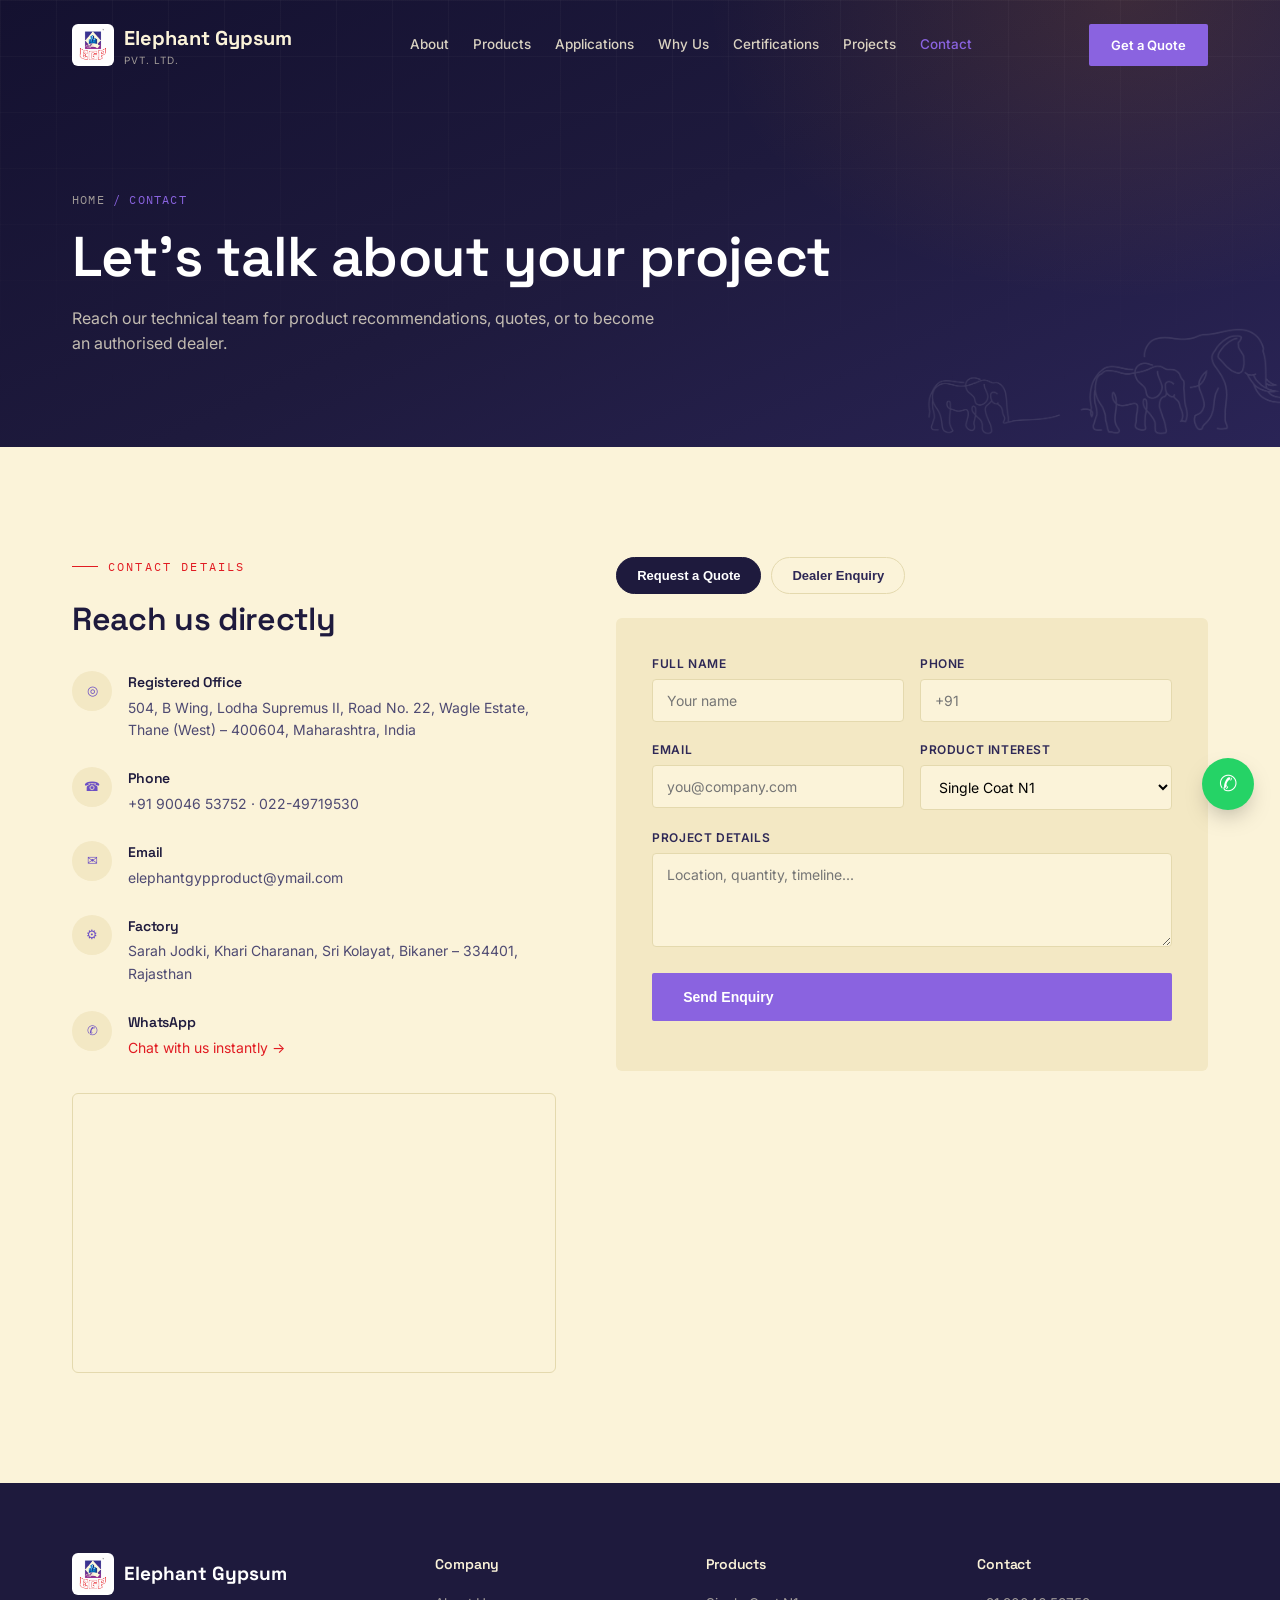
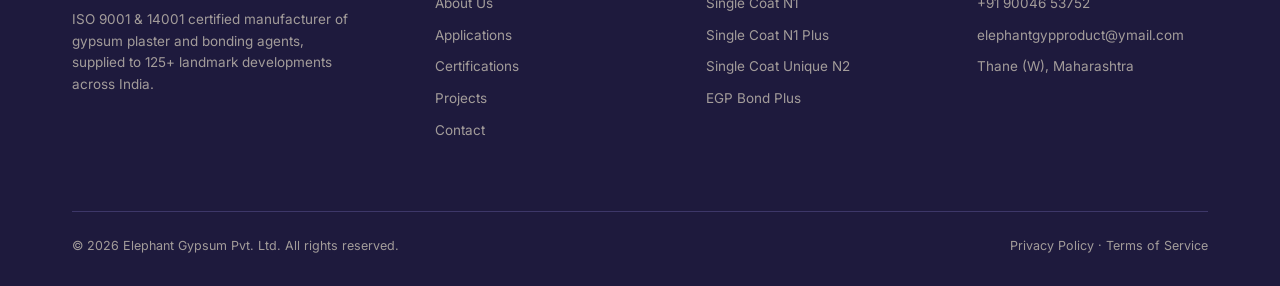
<file: contact.html>
<!DOCTYPE html>
<html lang="en">
<head>
<meta charset="UTF-8">
<meta name="viewport" content="width=device-width, initial-scale=1.0">
<title>Contact Us | Elephant Gypsum Pvt. Ltd.</title>
<meta name="description" content="Get in touch with Elephant Gypsum Pvt. Ltd. — request a quote, find a dealer, or reach our technical team in Thane, Maharashtra.">
<link rel="preconnect" href="https://fonts.googleapis.com">
<link rel="preconnect" href="https://fonts.gstatic.com" crossorigin>
<link href="https://fonts.googleapis.com/css2?family=Space+Grotesk:wght@400;500;600;700&family=Inter:wght@400;500;600;700&family=IBM+Plex+Mono:wght@400;500;600&display=swap" rel="stylesheet">
<link rel="stylesheet" href="style.css">
<style>
  .map-embed{border-radius:6px;overflow:hidden;border:1px solid var(--line);height:280px;margin-top:34px;}
  .map-embed iframe{width:100%;height:100%;border:0;}
  .tab-bar{display:flex;gap:10px;margin-bottom:24px;}
  .tab-btn{padding:10px 20px;border:1px solid var(--line);background:var(--paper);border-radius:20px;font-size:13px;font-weight:600;cursor:pointer;color:var(--charcoal-soft);}
  .tab-btn.active{background:var(--charcoal);color:#fff;border-color:var(--charcoal);}
  .tab-panel{display:none;}
  .tab-panel.active{display:block;}
</style>
</head>
<body>

<header id="siteHeader">
  <div class="wrap nav-inner">
    <a href="index.html" class="logo"><img src="assets/img/logo.png" alt="Elephant Gypsum Logo" class="logo-mark"><span>Elephant Gypsum<small>Pvt. Ltd.</small></span></a>
    <nav class="links">
      <a href="about.html">About</a>
      <a href="products.html">Products</a>
      <a href="applications.html">Applications</a>
      <a href="why-us.html">Why Us</a>
      <a href="certifications.html">Certifications</a>
      <a href="projects.html">Projects</a>
      <a href="contact.html" class="active">Contact</a>
    </nav>
    <a href="contact.html" class="nav-cta">Get a Quote</a>
    <button class="hamburger" id="hamburger" aria-label="Menu"><span></span><span></span><span></span></button>
  </div>
</header>

<div class="mobile-menu" id="mobileMenu">
  <a href="about.html">About</a>
  <a href="products.html">Products</a>
  <a href="applications.html">Applications</a>
  <a href="why-us.html">Why Us</a>
  <a href="certifications.html">Certifications</a>
  <a href="projects.html">Projects</a>
  <a href="contact.html">Contact</a>
</div>

<section class="page-hero">
  <img src="assets/img/elephant-line.png" alt="" class="elephant-motif" aria-hidden="true">
  <div class="wrap">
    <div class="crumb"><a href="index.html">Home</a> / Contact</div>
    <h1>Let's talk about your project</h1>
    <p>Reach our technical team for product recommendations, quotes, or to become an authorised dealer.</p>
  </div>
</section>

<section>
  <div class="wrap contact-grid">
    <div class="reveal">
      <div class="eyebrow">Contact Details</div>
      <h2 style="font-size:clamp(26px,3vw,32px);margin-bottom:26px;">Reach us directly</h2>
      <ul class="contact-info">
        <li><span class="ic">◎</span><div><h4>Registered Office</h4><p>504, B Wing, Lodha Supremus II, Road No. 22, Wagle Estate, Thane (West) – 400604, Maharashtra, India</p></div></li>
        <li><span class="ic">☎</span><div><h4>Phone</h4><p>+91 90046 53752 · 022-49719530</p></div></li>
        <li><span class="ic">✉</span><div><h4>Email</h4><p>elephantgypproduct@ymail.com</p></div></li>
        <li><span class="ic">⚙</span><div><h4>Factory</h4><p>Sarah Jodki, Khari Charanan, Sri Kolayat, Bikaner – 334401, Rajasthan</p></div></li>
        <li><span class="ic">✆</span><div><h4>WhatsApp</h4><p><a href="https://wa.me/919004653752" target="_blank" style="color:var(--rust);">Chat with us instantly →</a></p></div></li>
      </ul>
      <div class="map-embed">
        <iframe loading="lazy" referrerpolicy="no-referrer-when-downgrade"
          src="https://maps.google.com/maps?q=Lodha%20Supremus%20II%2C%20Wagle%20Estate%2C%20Thane&t=&z=14&ie=UTF8&iwloc=&output=embed">
        </iframe>
      </div>
    </div>

    <div class="reveal">
      <div class="tab-bar">
        <button class="tab-btn active" data-tab="quote">Request a Quote</button>
        <button class="tab-btn" data-tab="dealer">Dealer Enquiry</button>
      </div>

      <form class="quote tab-panel active" id="quote" onsubmit="event.preventDefault();this.querySelector('.status').textContent='Thanks — our team will reach out within 24 hours.';">
        <div class="row">
          <div><label>Full Name</label><input type="text" required placeholder="Your name"></div>
          <div><label>Phone</label><input type="tel" required placeholder="+91"></div>
        </div>
        <div class="row">
          <div><label>Email</label><input type="email" required placeholder="you@company.com"></div>
          <div><label>Product Interest</label>
            <select>
              <option>Single Coat N1</option>
              <option>Single Coat N1 Plus</option>
              <option>Single Coat Unique N2</option>
              <option>EGP Bond Plus</option>
              <option>Not sure — need advice</option>
            </select>
          </div>
        </div>
        <label>Project Details</label>
        <textarea rows="4" placeholder="Location, quantity, timeline..."></textarea>
        <button type="submit" class="btn btn-primary">Send Enquiry</button>
        <p class="status" style="margin-top:14px;font-size:13px;color:var(--rust);"></p>
      </form>

      <form class="quote tab-panel" id="dealer" onsubmit="event.preventDefault();this.querySelector('.status').textContent='Thanks — our sales team will follow up on your dealership enquiry.';">
        <div class="row">
          <div><label>Business Name</label><input type="text" required placeholder="Firm / company name"></div>
          <div><label>Contact Person</label><input type="text" required placeholder="Your name"></div>
        </div>
        <div class="row">
          <div><label>Phone</label><input type="tel" required placeholder="+91"></div>
          <div><label>City / Region</label><input type="text" required placeholder="e.g. Pune"></div>
        </div>
        <label>Current Business Type</label>
        <select style="margin-bottom:18px;">
          <option>Building Material Distributor</option>
          <option>Hardware Store</option>
          <option>Contractor / Applicator</option>
          <option>Other</option>
        </select>
        <label>Message</label>
        <textarea rows="3" placeholder="Tell us about your distribution network"></textarea>
        <button type="submit" class="btn btn-primary">Submit Dealer Enquiry</button>
        <p class="status" style="margin-top:14px;font-size:13px;color:var(--rust);"></p>
      </form>
    </div>
  </div>
</section>

<footer>
  <div class="wrap">
    <div class="footer-grid">
      <div>
        <div class="flogo"><img src="assets/img/logo.png" alt="Elephant Gypsum Logo" class="logo-mark">Elephant Gypsum</div>
        <p class="desc">ISO 9001 &amp; 14001 certified manufacturer of gypsum plaster and bonding agents, supplied to 125+ landmark developments across India.</p>
      </div>
      <div>
        <h4>Company</h4>
        <ul><li><a href="about.html">About Us</a></li><li><a href="applications.html">Applications</a></li><li><a href="certifications.html">Certifications</a></li><li><a href="projects.html">Projects</a></li><li><a href="contact.html">Contact</a></li></ul>
      </div>
      <div>
        <h4>Products</h4>
        <ul><li><a href="products.html">Single Coat N1</a></li><li><a href="products.html">Single Coat N1 Plus</a></li><li><a href="products.html">Single Coat Unique N2</a></li><li><a href="products.html">EGP Bond Plus</a></li></ul>
      </div>
      <div>
        <h4>Contact</h4>
        <ul><li>+91 90046 53752</li><li>elephantgypproduct@ymail.com</li><li>Thane (W), Maharashtra</li></ul>
      </div>
    </div>
    <div class="footer-bottom">
      <span>© 2026 Elephant Gypsum Pvt. Ltd. All rights reserved.</span>
      <span>Privacy Policy · Terms of Service</span>
    </div>
  </div>
</footer>

<div class="float-btns">
  <a class="fbtn wa" href="https://wa.me/919004653752" target="_blank" aria-label="WhatsApp">✆</a>
  <button class="fbtn top" id="topBtn" aria-label="Back to top">↑</button>
</div>

<script src="main.js"></script>
<script>
  document.querySelectorAll('.tab-btn').forEach(btn=>{
    btn.addEventListener('click',()=>{
      document.querySelectorAll('.tab-btn').forEach(b=>b.classList.remove('active'));
      document.querySelectorAll('.tab-panel').forEach(p=>p.classList.remove('active'));
      btn.classList.add('active');
      document.getElementById(btn.dataset.tab).classList.add('active');
    });
  });
</script>
</body>
</html>
</file>
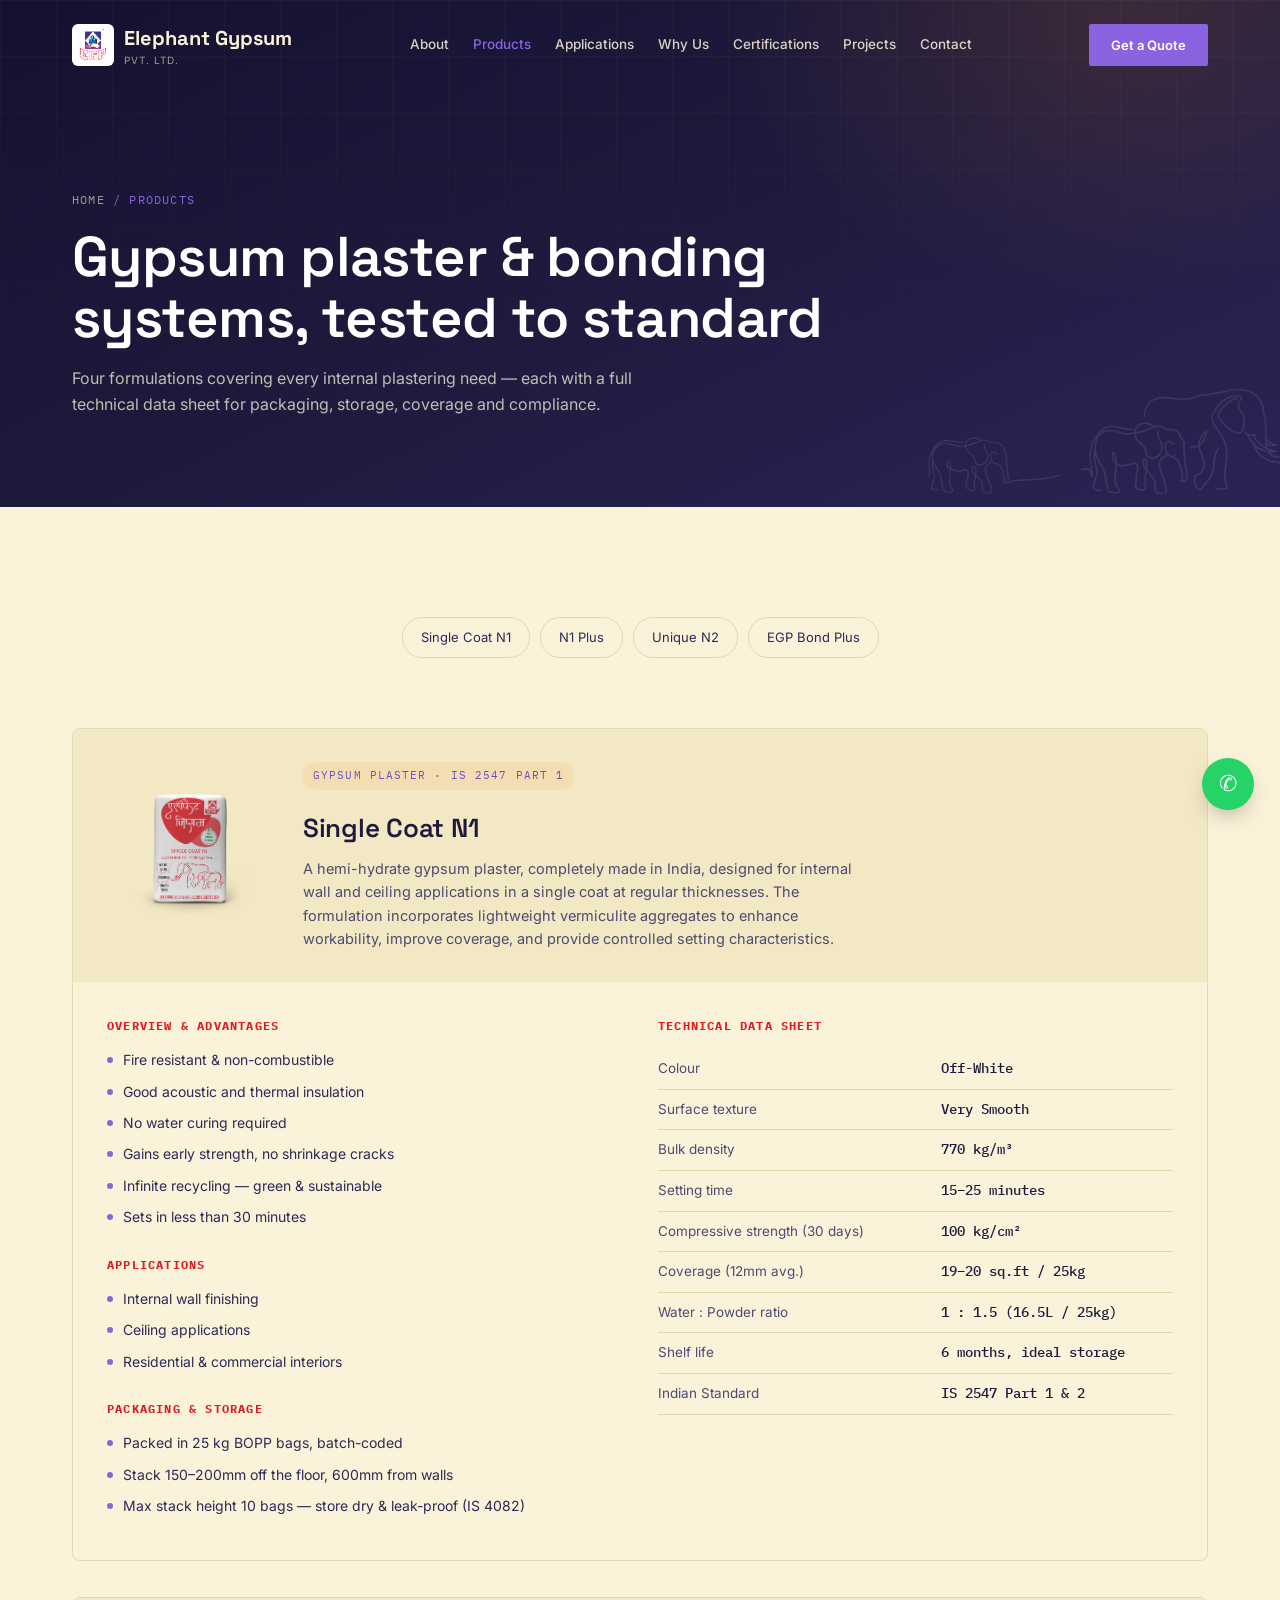
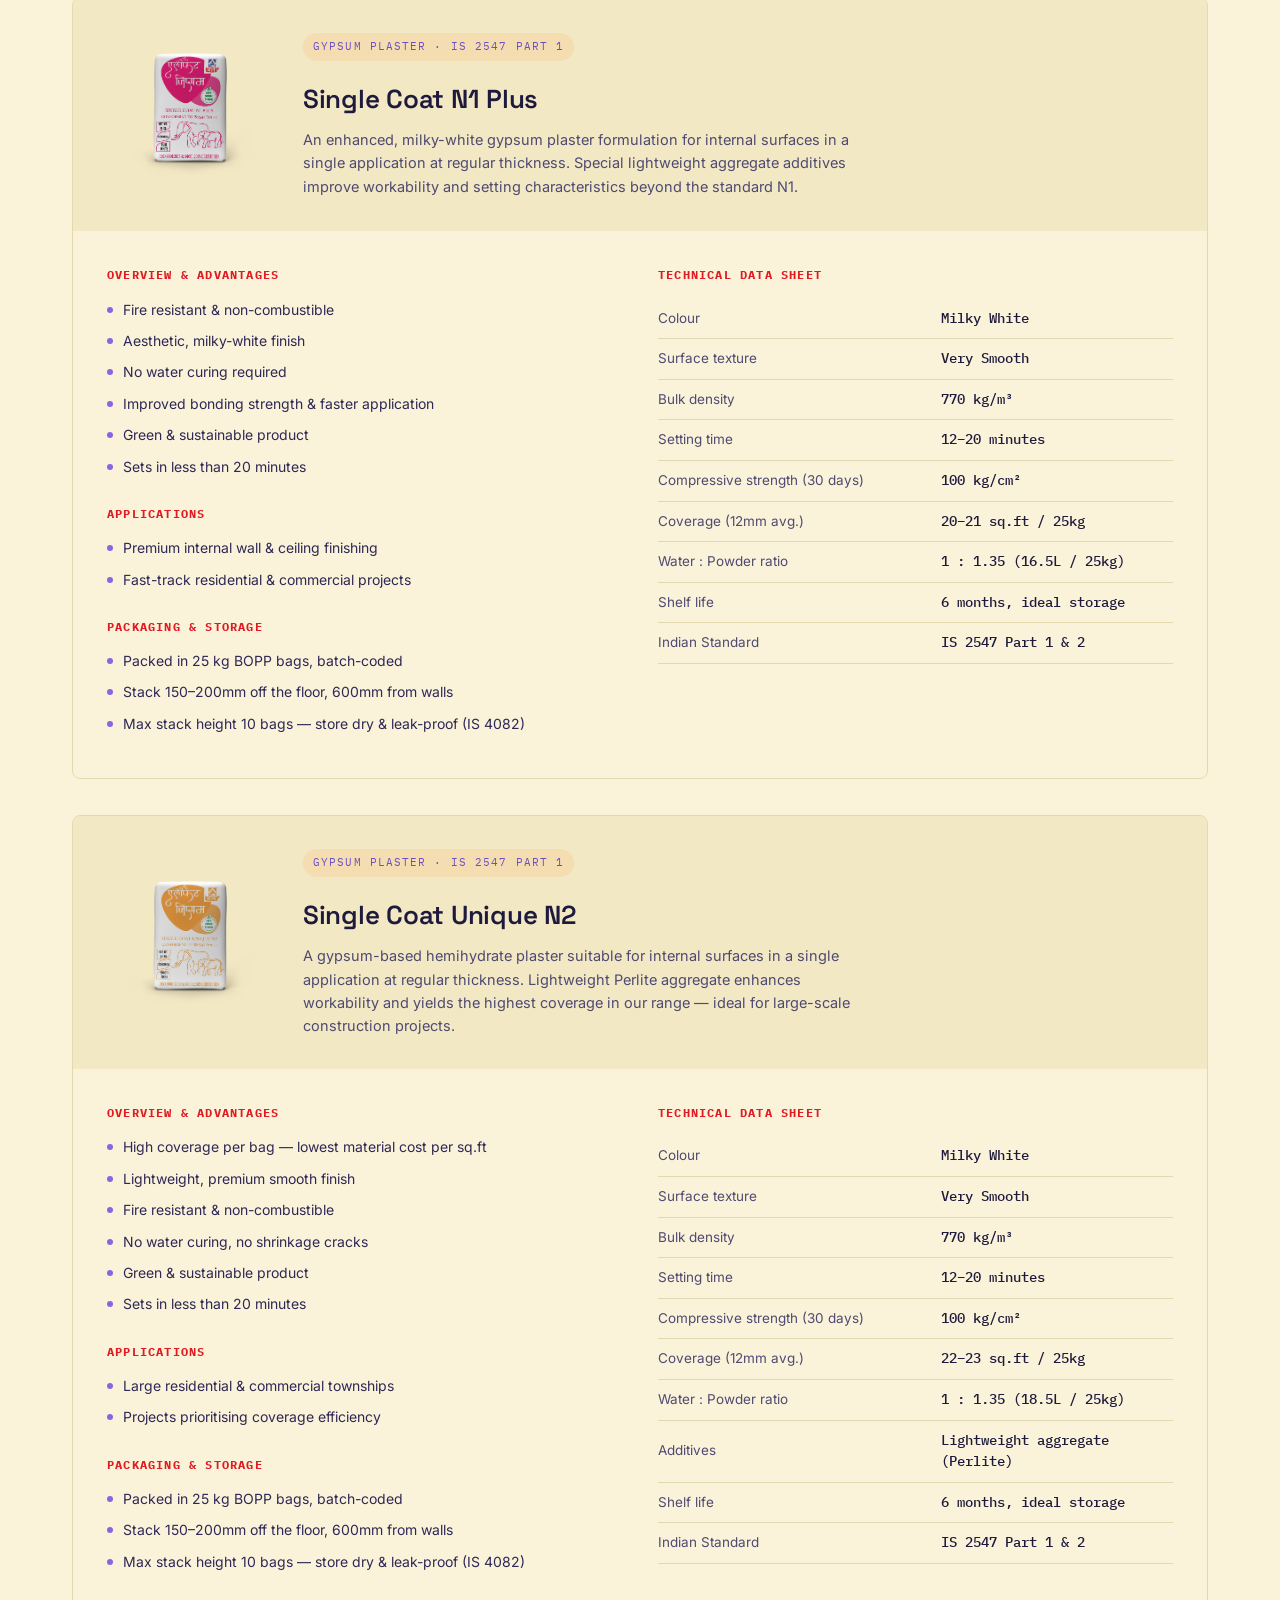
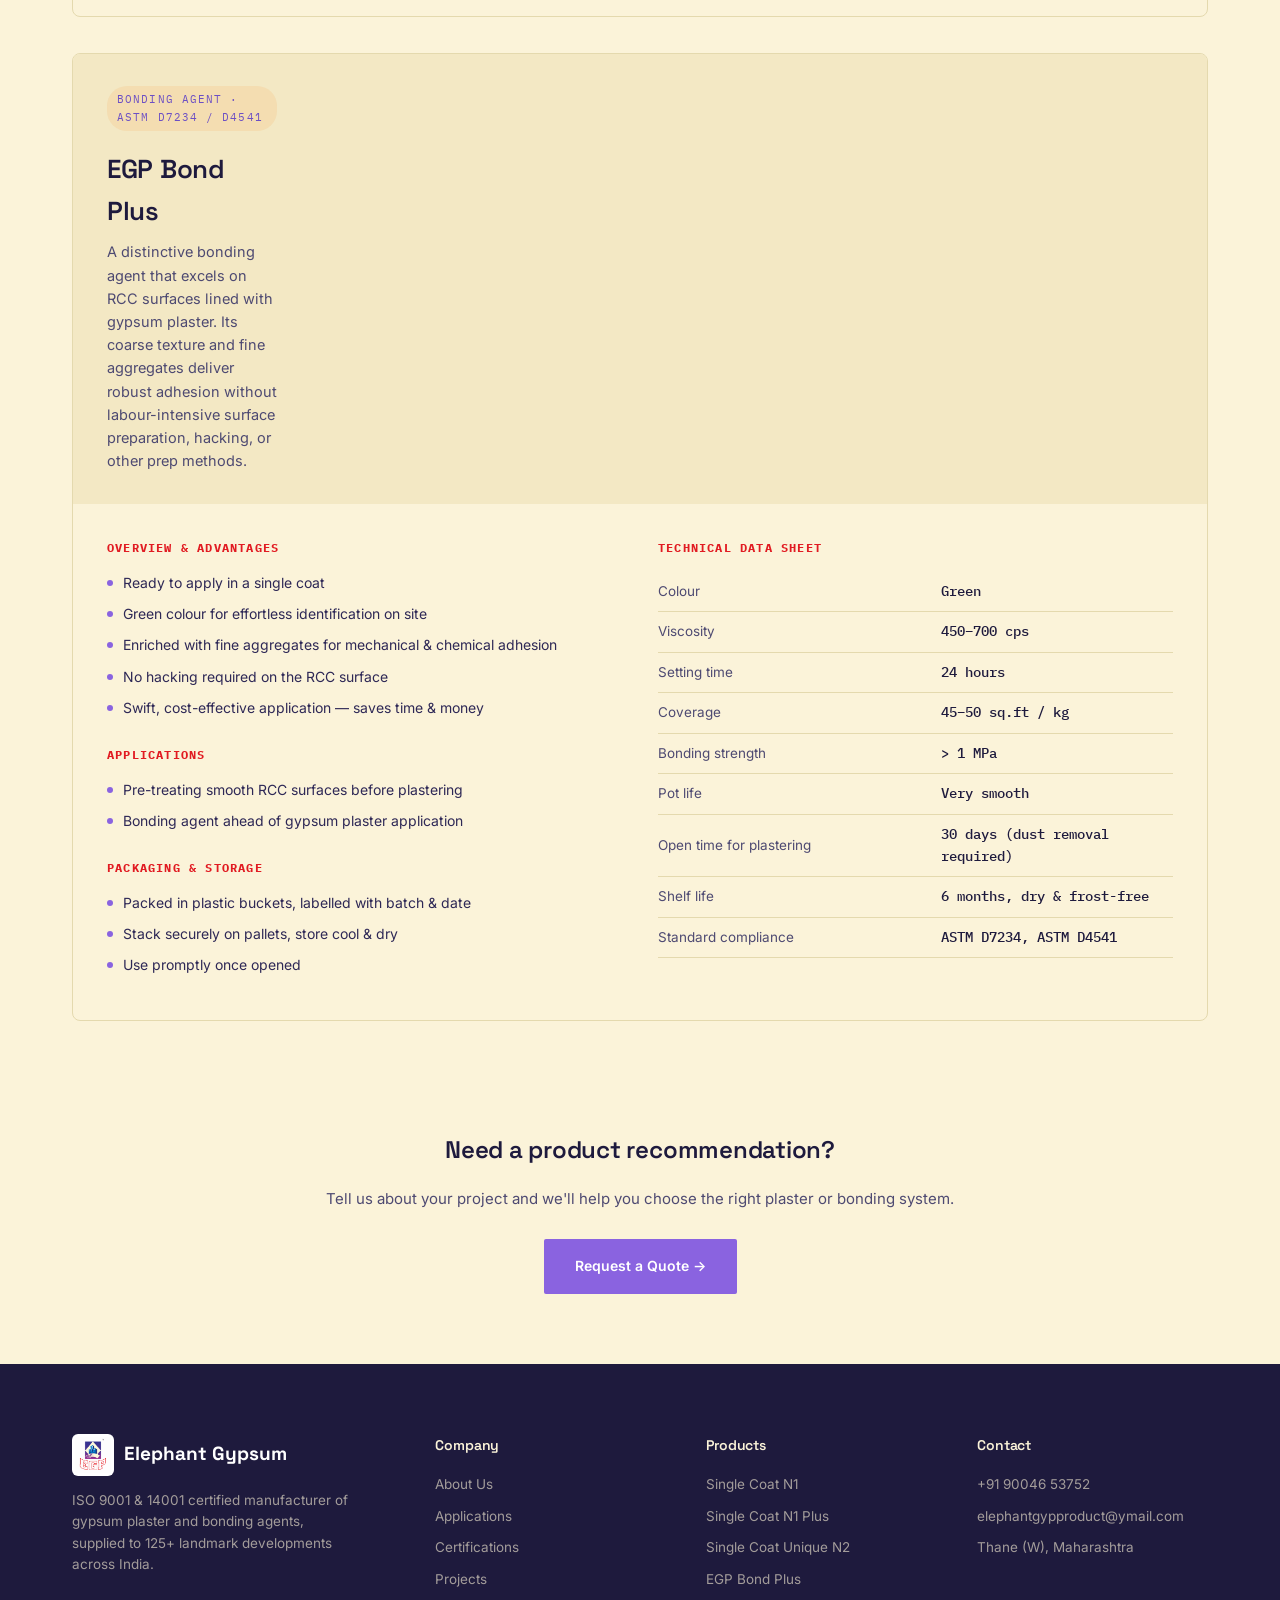
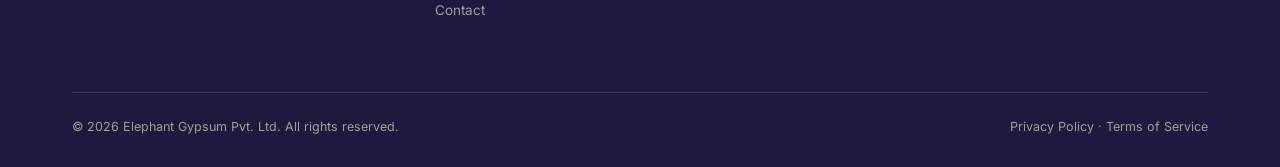
<file: products.html>
<!DOCTYPE html>
<html lang="en">
<head>
<meta charset="UTF-8">
<meta name="viewport" content="width=device-width, initial-scale=1.0">
<title>Products | Elephant Gypsum Pvt. Ltd.</title>
<meta name="description" content="Explore Elephant Gypsum's full product range: Single Coat N1, N1 Plus, Unique N2 gypsum plasters and EGP Bond Plus bonding agent — with full technical data sheets.">
<link rel="preconnect" href="https://fonts.googleapis.com">
<link rel="preconnect" href="https://fonts.gstatic.com" crossorigin>
<link href="https://fonts.googleapis.com/css2?family=Space+Grotesk:wght@400;500;600;700&family=Inter:wght@400;500;600;700&family=IBM+Plex+Mono:wght@400;500;600&display=swap" rel="stylesheet">
<link rel="stylesheet" href="style.css">
</head>
<body>

<header id="siteHeader">
  <div class="wrap nav-inner">
    <a href="index.html" class="logo"><img src="assets/img/logo.png" alt="Elephant Gypsum Logo" class="logo-mark"><span>Elephant Gypsum<small>Pvt. Ltd.</small></span></a>
    <nav class="links">
      <a href="about.html">About</a>
      <a href="products.html" class="active">Products</a>
      <a href="applications.html">Applications</a>
      <a href="why-us.html">Why Us</a>
      <a href="certifications.html">Certifications</a>
      <a href="projects.html">Projects</a>
      <a href="contact.html">Contact</a>
    </nav>
    <a href="contact.html" class="nav-cta">Get a Quote</a>
    <button class="hamburger" id="hamburger" aria-label="Menu"><span></span><span></span><span></span></button>
  </div>
</header>

<div class="mobile-menu" id="mobileMenu">
  <a href="about.html">About</a>
  <a href="products.html">Products</a>
  <a href="applications.html">Applications</a>
  <a href="why-us.html">Why Us</a>
  <a href="certifications.html">Certifications</a>
  <a href="projects.html">Projects</a>
  <a href="contact.html">Contact</a>
</div>

<section class="page-hero">
  <img src="assets/img/elephant-line.png" alt="" class="elephant-motif" aria-hidden="true">
  <div class="wrap">
    <div class="crumb"><a href="index.html">Home</a> / Products</div>
    <h1>Gypsum plaster &amp; bonding systems, tested to standard</h1>
    <p>Four formulations covering every internal plastering need — each with a full technical data sheet for packaging, storage, coverage and compliance.</p>
  </div>
</section>

<section style="padding-bottom:40px;">
  <div class="wrap">
    <div class="filter-bar" style="justify-content:center;">
      <a href="#n1" class="filter-btn" style="color:var(--charcoal-soft);border-color:var(--line);">Single Coat N1</a>
      <a href="#n1plus" class="filter-btn" style="color:var(--charcoal-soft);border-color:var(--line);">N1 Plus</a>
      <a href="#n2" class="filter-btn" style="color:var(--charcoal-soft);border-color:var(--line);">Unique N2</a>
      <a href="#bondplus" class="filter-btn" style="color:var(--charcoal-soft);border-color:var(--line);">EGP Bond Plus</a>
    </div>
  </div>
</section>

<section style="padding-top:0;">
  <div class="wrap">

    <div class="pd-block reveal prod-anchor" id="n1">
      <div class="pd-head">
        <div class="pd-photo-wrap"><img src="assets/img/n1-front.png" alt="EGP Single Coat N1 gypsum plaster bag"></div>
        <div>
          <span class="product-tag">Gypsum Plaster · IS 2547 Part 1</span>
          <h3>Single Coat N1</h3>
          <p>A hemi-hydrate gypsum plaster, completely made in India, designed for internal wall and ceiling applications in a single coat at regular thicknesses. The formulation incorporates lightweight vermiculite aggregates to enhance workability, improve coverage, and provide controlled setting characteristics.</p>
        </div>
      </div>
      <div class="pd-body">
        <div class="pd-col">
          <h5>Overview &amp; Advantages</h5>
          <ul>
            <li>Fire resistant &amp; non-combustible</li>
            <li>Good acoustic and thermal insulation</li>
            <li>No water curing required</li>
            <li>Gains early strength, no shrinkage cracks</li>
            <li>Infinite recycling — green &amp; sustainable</li>
            <li>Sets in less than 30 minutes</li>
          </ul>
          <h5 style="margin-top:26px;">Applications</h5>
          <ul>
            <li>Internal wall finishing</li>
            <li>Ceiling applications</li>
            <li>Residential &amp; commercial interiors</li>
          </ul>
          <h5 style="margin-top:26px;">Packaging &amp; Storage</h5>
          <ul>
            <li>Packed in 25 kg BOPP bags, batch-coded</li>
            <li>Stack 150–200mm off the floor, 600mm from walls</li>
            <li>Max stack height 10 bags — store dry &amp; leak-proof (IS 4082)</li>
          </ul>
        </div>
        <div class="pd-col">
          <h5>Technical Data Sheet</h5>
          <table class="datasheet">
            <tr><td>Colour</td><td>Off-White</td></tr>
            <tr><td>Surface texture</td><td>Very Smooth</td></tr>
            <tr><td>Bulk density</td><td>770 kg/m³</td></tr>
            <tr><td>Setting time</td><td>15–25 minutes</td></tr>
            <tr><td>Compressive strength (30 days)</td><td>100 kg/cm²</td></tr>
            <tr><td>Coverage (12mm avg.)</td><td>19–20 sq.ft / 25kg</td></tr>
            <tr><td>Water : Powder ratio</td><td>1 : 1.5 (16.5L / 25kg)</td></tr>
            <tr><td>Shelf life</td><td>6 months, ideal storage</td></tr>
            <tr><td>Indian Standard</td><td>IS 2547 Part 1 &amp; 2</td></tr>
          </table>
        </div>
      </div>
    </div>

    <div class="pd-block reveal prod-anchor" id="n1plus">
      <div class="pd-head">
        <div class="pd-photo-wrap"><img src="assets/img/n1plus-front.png" alt="EGP Single Coat N1 Plus gypsum plaster bag"></div>
        <div>
          <span class="product-tag">Gypsum Plaster · IS 2547 Part 1</span>
          <h3>Single Coat N1 Plus</h3>
          <p>An enhanced, milky-white gypsum plaster formulation for internal surfaces in a single application at regular thickness. Special lightweight aggregate additives improve workability and setting characteristics beyond the standard N1.</p>
        </div>
      </div>
      <div class="pd-body">
        <div class="pd-col">
          <h5>Overview &amp; Advantages</h5>
          <ul>
            <li>Fire resistant &amp; non-combustible</li>
            <li>Aesthetic, milky-white finish</li>
            <li>No water curing required</li>
            <li>Improved bonding strength &amp; faster application</li>
            <li>Green &amp; sustainable product</li>
            <li>Sets in less than 20 minutes</li>
          </ul>
          <h5 style="margin-top:26px;">Applications</h5>
          <ul>
            <li>Premium internal wall &amp; ceiling finishing</li>
            <li>Fast-track residential &amp; commercial projects</li>
          </ul>
          <h5 style="margin-top:26px;">Packaging &amp; Storage</h5>
          <ul>
            <li>Packed in 25 kg BOPP bags, batch-coded</li>
            <li>Stack 150–200mm off the floor, 600mm from walls</li>
            <li>Max stack height 10 bags — store dry &amp; leak-proof (IS 4082)</li>
          </ul>
        </div>
        <div class="pd-col">
          <h5>Technical Data Sheet</h5>
          <table class="datasheet">
            <tr><td>Colour</td><td>Milky White</td></tr>
            <tr><td>Surface texture</td><td>Very Smooth</td></tr>
            <tr><td>Bulk density</td><td>770 kg/m³</td></tr>
            <tr><td>Setting time</td><td>12–20 minutes</td></tr>
            <tr><td>Compressive strength (30 days)</td><td>100 kg/cm²</td></tr>
            <tr><td>Coverage (12mm avg.)</td><td>20–21 sq.ft / 25kg</td></tr>
            <tr><td>Water : Powder ratio</td><td>1 : 1.35 (16.5L / 25kg)</td></tr>
            <tr><td>Shelf life</td><td>6 months, ideal storage</td></tr>
            <tr><td>Indian Standard</td><td>IS 2547 Part 1 &amp; 2</td></tr>
          </table>
        </div>
      </div>
    </div>

    <div class="pd-block reveal prod-anchor" id="n2">
      <div class="pd-head">
        <div class="pd-photo-wrap"><img src="assets/img/n2-front.png" alt="EGP Single Coat Unique N2 gypsum plaster bag"></div>
        <div>
          <span class="product-tag">Gypsum Plaster · IS 2547 Part 1</span>
          <h3>Single Coat Unique N2</h3>
          <p>A gypsum-based hemihydrate plaster suitable for internal surfaces in a single application at regular thickness. Lightweight Perlite aggregate enhances workability and yields the highest coverage in our range — ideal for large-scale construction projects.</p>
        </div>
      </div>
      <div class="pd-body">
        <div class="pd-col">
          <h5>Overview &amp; Advantages</h5>
          <ul>
            <li>High coverage per bag — lowest material cost per sq.ft</li>
            <li>Lightweight, premium smooth finish</li>
            <li>Fire resistant &amp; non-combustible</li>
            <li>No water curing, no shrinkage cracks</li>
            <li>Green &amp; sustainable product</li>
            <li>Sets in less than 20 minutes</li>
          </ul>
          <h5 style="margin-top:26px;">Applications</h5>
          <ul>
            <li>Large residential &amp; commercial townships</li>
            <li>Projects prioritising coverage efficiency</li>
          </ul>
          <h5 style="margin-top:26px;">Packaging &amp; Storage</h5>
          <ul>
            <li>Packed in 25 kg BOPP bags, batch-coded</li>
            <li>Stack 150–200mm off the floor, 600mm from walls</li>
            <li>Max stack height 10 bags — store dry &amp; leak-proof (IS 4082)</li>
          </ul>
        </div>
        <div class="pd-col">
          <h5>Technical Data Sheet</h5>
          <table class="datasheet">
            <tr><td>Colour</td><td>Milky White</td></tr>
            <tr><td>Surface texture</td><td>Very Smooth</td></tr>
            <tr><td>Bulk density</td><td>770 kg/m³</td></tr>
            <tr><td>Setting time</td><td>12–20 minutes</td></tr>
            <tr><td>Compressive strength (30 days)</td><td>100 kg/cm²</td></tr>
            <tr><td>Coverage (12mm avg.)</td><td>22–23 sq.ft / 25kg</td></tr>
            <tr><td>Water : Powder ratio</td><td>1 : 1.35 (18.5L / 25kg)</td></tr>
            <tr><td>Additives</td><td>Lightweight aggregate (Perlite)</td></tr>
            <tr><td>Shelf life</td><td>6 months, ideal storage</td></tr>
            <tr><td>Indian Standard</td><td>IS 2547 Part 1 &amp; 2</td></tr>
          </table>
        </div>
      </div>
    </div>

    <div class="pd-block reveal prod-anchor" id="bondplus" style="margin-bottom:0;">
      <div class="pd-head">
        <div>
          <span class="product-tag">Bonding Agent · ASTM D7234 / D4541</span>
          <h3>EGP Bond Plus</h3>
          <p>A distinctive bonding agent that excels on RCC surfaces lined with gypsum plaster. Its coarse texture and fine aggregates deliver robust adhesion without labour-intensive surface preparation, hacking, or other prep methods.</p>
        </div>
      </div>
      <div class="pd-body">
        <div class="pd-col">
          <h5>Overview &amp; Advantages</h5>
          <ul>
            <li>Ready to apply in a single coat</li>
            <li>Green colour for effortless identification on site</li>
            <li>Enriched with fine aggregates for mechanical &amp; chemical adhesion</li>
            <li>No hacking required on the RCC surface</li>
            <li>Swift, cost-effective application — saves time &amp; money</li>
          </ul>
          <h5 style="margin-top:26px;">Applications</h5>
          <ul>
            <li>Pre-treating smooth RCC surfaces before plastering</li>
            <li>Bonding agent ahead of gypsum plaster application</li>
          </ul>
          <h5 style="margin-top:26px;">Packaging &amp; Storage</h5>
          <ul>
            <li>Packed in plastic buckets, labelled with batch &amp; date</li>
            <li>Stack securely on pallets, store cool &amp; dry</li>
            <li>Use promptly once opened</li>
          </ul>
        </div>
        <div class="pd-col">
          <h5>Technical Data Sheet</h5>
          <table class="datasheet">
            <tr><td>Colour</td><td>Green</td></tr>
            <tr><td>Viscosity</td><td>450–700 cps</td></tr>
            <tr><td>Setting time</td><td>24 hours</td></tr>
            <tr><td>Coverage</td><td>45–50 sq.ft / kg</td></tr>
            <tr><td>Bonding strength</td><td>&gt; 1 MPa</td></tr>
            <tr><td>Pot life</td><td>Very smooth</td></tr>
            <tr><td>Open time for plastering</td><td>30 days (dust removal required)</td></tr>
            <tr><td>Shelf life</td><td>6 months, dry &amp; frost-free</td></tr>
            <tr><td>Standard compliance</td><td>ASTM D7234, ASTM D4541</td></tr>
          </table>
        </div>
      </div>
    </div>

  </div>
</section>

<section style="padding-top:0;padding-bottom:70px;">
  <div class="wrap" style="text-align:center;">
    <h2 style="margin-bottom:18px;">Need a product recommendation?</h2>
    <p class="section-sub" style="margin:0 auto 28px;text-align:center;">Tell us about your project and we'll help you choose the right plaster or bonding system.</p>
    <a href="contact.html" class="btn btn-primary">Request a Quote →</a>
  </div>
</section>

<footer>
  <div class="wrap">
    <div class="footer-grid">
      <div>
        <div class="flogo"><img src="assets/img/logo.png" alt="Elephant Gypsum Logo" class="logo-mark">Elephant Gypsum</div>
        <p class="desc">ISO 9001 &amp; 14001 certified manufacturer of gypsum plaster and bonding agents, supplied to 125+ landmark developments across India.</p>
      </div>
      <div>
        <h4>Company</h4>
        <ul><li><a href="about.html">About Us</a></li><li><a href="applications.html">Applications</a></li><li><a href="certifications.html">Certifications</a></li><li><a href="projects.html">Projects</a></li><li><a href="contact.html">Contact</a></li></ul>
      </div>
      <div>
        <h4>Products</h4>
        <ul><li><a href="#n1">Single Coat N1</a></li><li><a href="#n1plus">Single Coat N1 Plus</a></li><li><a href="#n2">Single Coat Unique N2</a></li><li><a href="#bondplus">EGP Bond Plus</a></li></ul>
      </div>
      <div>
        <h4>Contact</h4>
        <ul><li>+91 90046 53752</li><li>elephantgypproduct@ymail.com</li><li>Thane (W), Maharashtra</li></ul>
      </div>
    </div>
    <div class="footer-bottom">
      <span>© 2026 Elephant Gypsum Pvt. Ltd. All rights reserved.</span>
      <span>Privacy Policy · Terms of Service</span>
    </div>
  </div>
</footer>

<div class="float-btns">
  <a class="fbtn wa" href="https://wa.me/919004653752" target="_blank" aria-label="WhatsApp">✆</a>
  <button class="fbtn top" id="topBtn" aria-label="Back to top">↑</button>
</div>

<script src="main.js"></script>
</body>
</html>
</file>
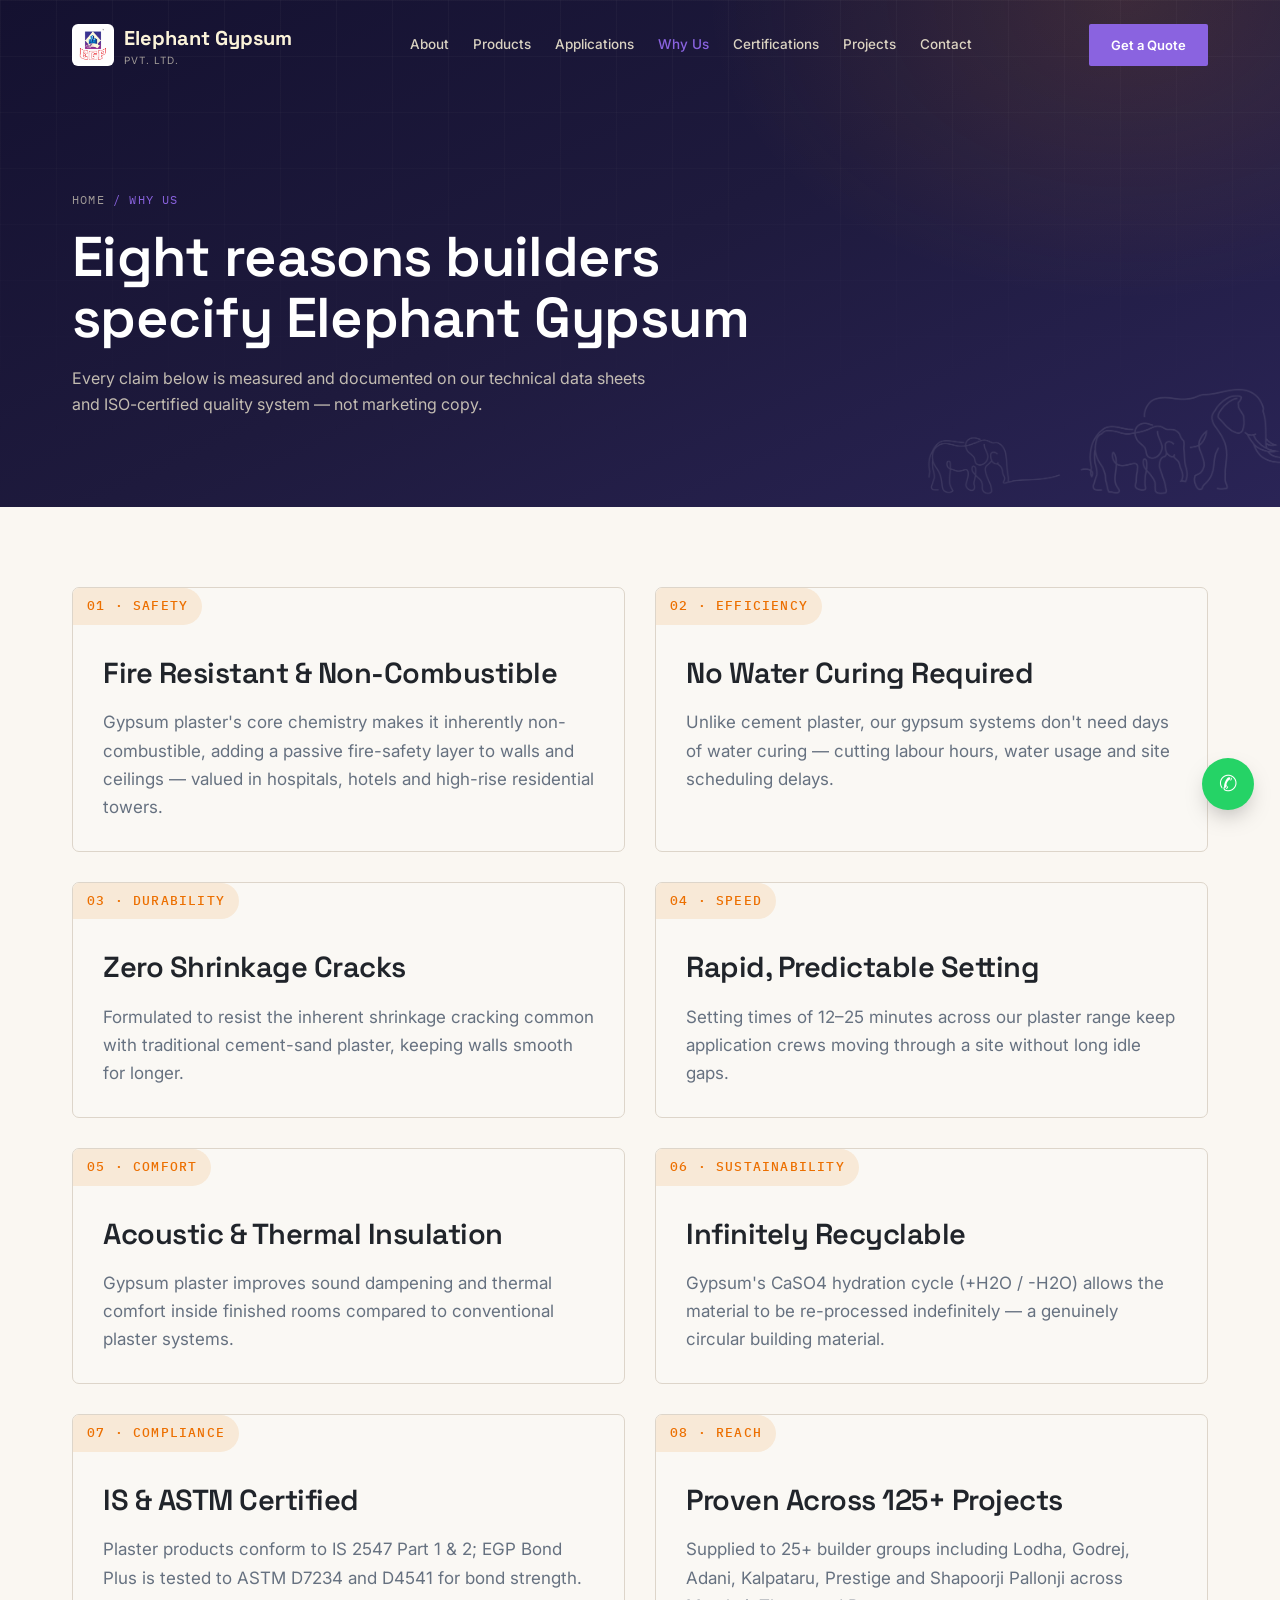
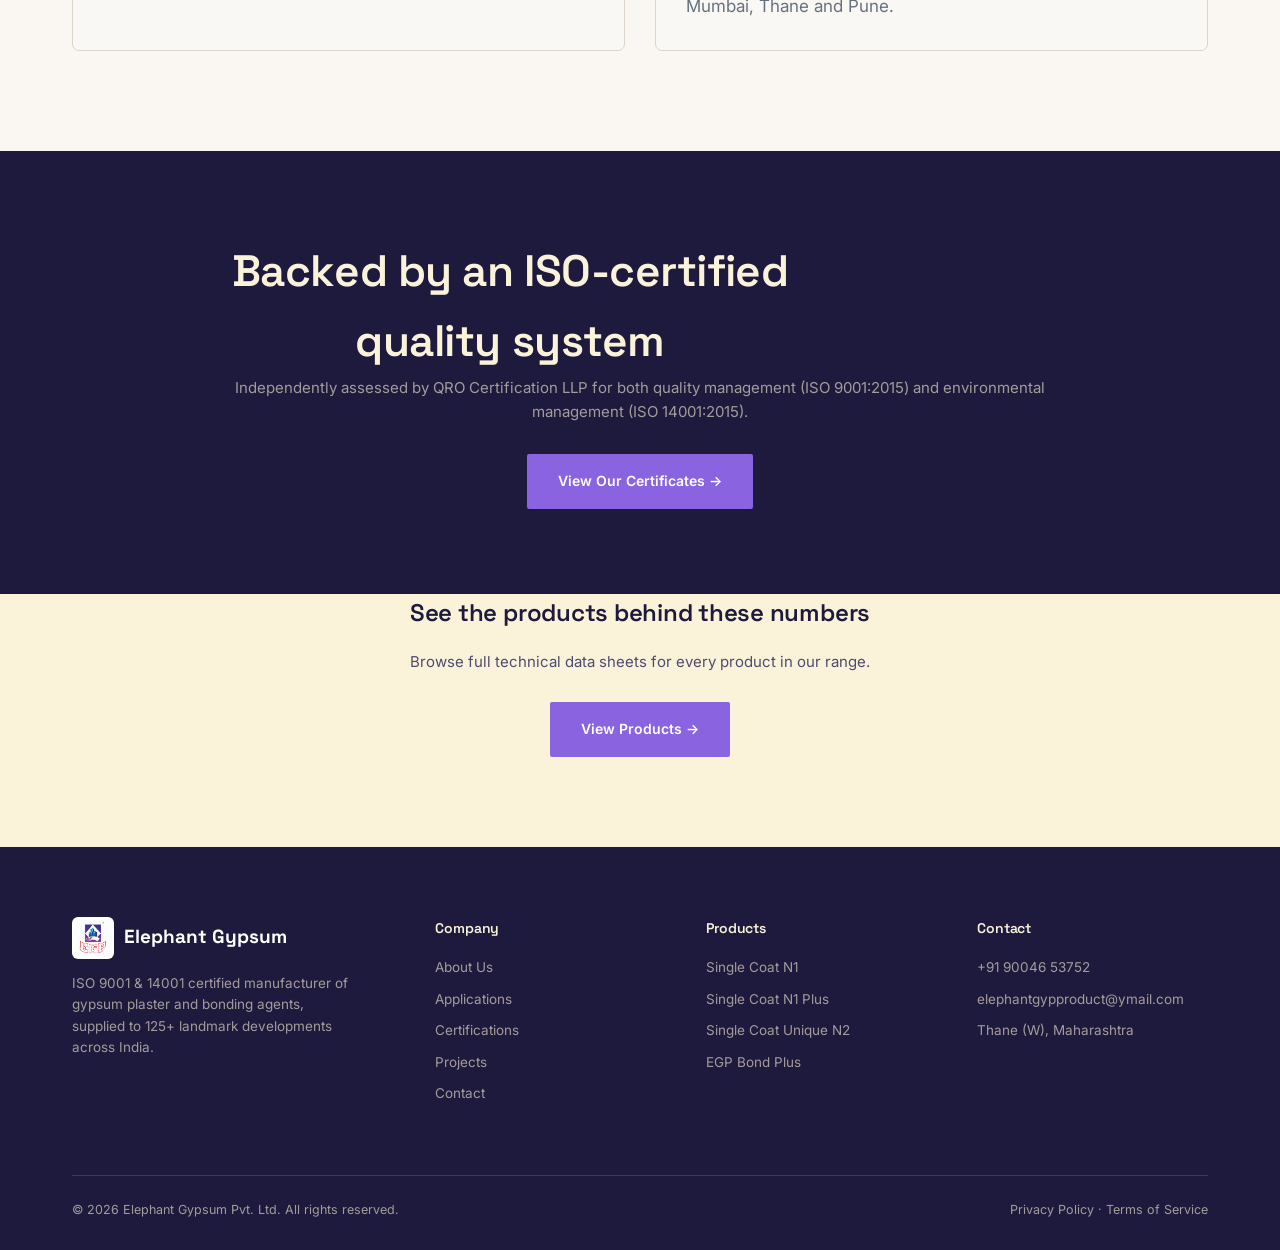
<file: why-us.html>
<!DOCTYPE html>
<html lang="en">

<head>

    <meta charset="UTF-8">

    <meta
        name="viewport"
        content="width=device-width, initial-scale=1.0"
    >

    <title>
        Why Elephant Gypsum | Elephant Gypsum Pvt. Ltd.
    </title>

    <meta
        name="description"
        content="Eight tested, documented reasons builders across India specify Elephant Gypsum plaster and bonding systems."
    >

    <!-- GOOGLE FONTS -->
    <link
        rel="preconnect"
        href="https://fonts.googleapis.com"
    >

    <link
        rel="preconnect"
        href="https://fonts.gstatic.com"
        crossorigin
    >

    <link
        href="https://fonts.googleapis.com/css2?family=Space+Grotesk:wght@400;500;600;700&family=Inter:wght@400;500;600;700&family=IBM+Plex+Mono:wght@400;500;600&display=swap"
        rel="stylesheet"
    >

    <!-- MAIN CSS -->
    <link
        rel="stylesheet"
        href="style.css"
    >


    <!-- =====================================================
         WHY US PAGE SPECIFIC CSS
         ===================================================== -->

    <style>

        /* =====================================================
           WHY US REASONS SECTION
           ===================================================== */

        .why-reasons-section {
            width: 100%;
            padding: 80px 0 100px;
            background: #faf7f2;
        }


        .why-reasons-grid {
            width: 100%;
            display: grid;
            grid-template-columns: repeat(2, minmax(0, 1fr));
            gap: 30px;
            align-items: stretch;
        }


        /* =====================================================
           REASON CARD
           ===================================================== */

        .why-reason-card {
            width: 100%;
            min-width: 0;
            min-height: 230px;

            box-sizing: border-box;

            border: 1px solid #ddd5ca;
            border-radius: 7px;

            background: #faf8f4;

            overflow: hidden;

            display: flex;
            flex-direction: column;

            transition:
                transform 0.25s ease,
                box-shadow 0.25s ease,
                border-color 0.25s ease;
        }


        .why-reason-card:hover {
            transform: translateY(-3px);

            border-color: #d4c7b8;

            box-shadow:
                0 14px 30px rgba(40, 30, 20, 0.08);
        }


        /* =====================================================
           CARD TAG
           ===================================================== */

        .reason-tag {
            display: inline-flex;
            align-items: center;

            width: fit-content;

            min-height: 36px;

            margin: 0;
            padding: 8px 14px;

            box-sizing: border-box;

            border-radius: 0 22px 22px 0;

            background: #f8e9d7;

            color: #ec6f00;

            font-family:
                "IBM Plex Mono",
                monospace;

            font-size: 13px;
            font-weight: 500;

            letter-spacing: 1.2px;

            text-transform: uppercase;
        }


        /* =====================================================
           CARD CONTENT
           ===================================================== */

        .reason-content {
            flex: 1;

            display: flex;
            flex-direction: column;

            padding: 30px 30px 30px;

            box-sizing: border-box;
        }


        /* =====================================================
           CARD TITLE
           ===================================================== */

        .why-reason-card h3 {
            margin: 0 0 18px;
            padding: 0;

            color: #20242a;

            font-family:
                "Space Grotesk",
                sans-serif;

            font-size: 29px;
            font-weight: 600;

            line-height: 1.22;

            letter-spacing: -0.5px;
        }


        /* =====================================================
           CARD DESCRIPTION
           ===================================================== */

        .why-reason-card p {
            margin: 0;
            padding: 0;

            color: #667180;

            font-family:
                "Inter",
                sans-serif;

            font-size: 17px;
            font-weight: 400;

            line-height: 1.65;
        }


        /* =====================================================
           ISO SECTION
           ===================================================== */

        .why-iso-section {
            padding: 85px 0;
        }


        .why-iso-inner {
            max-width: 900px;

            margin: 0 auto;

            text-align: center;
        }


        .why-iso-inner .section-head {
            display: block;
            margin-bottom: 30px;
        }


        .why-iso-inner .section-sub {
            max-width: 850px;
            margin: 0 auto;
        }


        /* =====================================================
           PRODUCTS CTA
           ===================================================== */

        .why-products-cta {
            padding: 0 0 90px;

            text-align: center;
        }


        .why-products-cta h2 {
            margin-bottom: 18px;
        }


        .why-products-cta .section-sub {
            max-width: 720px;
            margin: 0 auto 28px;
        }


        /* =====================================================
           TABLET
           ===================================================== */

        @media (max-width: 900px) {

            .why-reasons-section {
                padding: 65px 0 80px;
            }


            .why-reasons-grid {
                grid-template-columns: repeat(2, minmax(0, 1fr));
                gap: 22px;
            }


            .why-reason-card {
                min-height: 250px;
            }


            .reason-content {
                padding: 25px 24px 25px;
            }


            .why-reason-card h3 {
                font-size: 23px;
            }


            .why-reason-card p {
                font-size: 15px;
            }

        }


        /* =====================================================
           MOBILE
           ===================================================== */

        @media (max-width: 650px) {

            .why-reasons-section {
                padding: 50px 0 65px;
            }


            .why-reasons-grid {
                grid-template-columns: 1fr;
                gap: 18px;
            }


            .why-reason-card {
                min-height: auto;
            }


            .reason-content {
                padding: 24px 20px 24px;
            }


            .why-reason-card h3 {
                margin-bottom: 13px;
                font-size: 22px;
            }


            .why-reason-card p {
                font-size: 15px;
                line-height: 1.6;
            }


            .why-iso-section {
                padding: 60px 0;
            }


            .why-products-cta {
                padding-bottom: 65px;
            }

        }

    </style>

</head>


<body>


<!-- =====================================================
     HEADER
     ===================================================== -->

<header id="siteHeader">

    <div class="wrap nav-inner">


        <!-- LOGO -->

        <a
            href="index.html"
            class="logo"
        >

            <img
                src="assets/img/logo.png"
                alt="Elephant Gypsum Logo"
                class="logo-mark"
            >

            <span>
                Elephant Gypsum
                <small>Pvt. Ltd.</small>
            </span>

        </a>


        <!-- DESKTOP NAVIGATION -->

        <nav class="links">

            <a href="about.html">
                About
            </a>

            <a href="products.html">
                Products
            </a>

            <a href="applications.html">
                Applications
            </a>

            <a
                href="why-us.html"
                class="active"
            >
                Why Us
            </a>

            <a href="certifications.html">
                Certifications
            </a>

            <a href="projects.html">
                Projects
            </a>

            <a href="contact.html">
                Contact
            </a>

        </nav>


        <!-- QUOTE BUTTON -->

        <a
            href="contact.html"
            class="nav-cta"
        >
            Get a Quote
        </a>


        <!-- MOBILE MENU BUTTON -->

        <button
            class="hamburger"
            id="hamburger"
            aria-label="Menu"
        >

            <span></span>
            <span></span>
            <span></span>

        </button>


    </div>

</header>



<!-- =====================================================
     MOBILE MENU
     ===================================================== -->

<div
    class="mobile-menu"
    id="mobileMenu"
>

    <a href="about.html">
        About
    </a>

    <a href="products.html">
        Products
    </a>

    <a href="applications.html">
        Applications
    </a>

    <a href="why-us.html">
        Why Us
    </a>

    <a href="certifications.html">
        Certifications
    </a>

    <a href="projects.html">
        Projects
    </a>

    <a href="contact.html">
        Contact
    </a>

</div>



<!-- =====================================================
     PAGE HERO
     ===================================================== -->

<section class="page-hero">

    <img
        src="assets/img/elephant-line.png"
        alt=""
        class="elephant-motif"
        aria-hidden="true"
    >


    <div class="wrap">


        <div class="crumb">

            <a href="index.html">
                Home
            </a>

            /

            Why Us

        </div>


        <h1>
            Eight reasons builders specify Elephant Gypsum
        </h1>


        <p>
            Every claim below is measured and documented
            on our technical data sheets and ISO-certified
            quality system — not marketing copy.
        </p>


    </div>

</section>



<!-- =====================================================
     WHY US CARDS
     ===================================================== -->

<section class="why-reasons-section">

    <div class="wrap">


        <div class="why-reasons-grid">


            <!-- =================================================
                 CARD 01
                 ================================================= -->

            <article
                class="why-reason-card reveal"
            >

                <span class="reason-tag">
                    01 · Safety
                </span>


                <div class="reason-content">

                    <h3>
                        Fire Resistant &amp; Non-Combustible
                    </h3>


                    <p>
                        Gypsum plaster's core chemistry makes
                        it inherently non-combustible, adding
                        a passive fire-safety layer to walls
                        and ceilings — valued in hospitals,
                        hotels and high-rise residential towers.
                    </p>

                </div>

            </article>



            <!-- =================================================
                 CARD 02
                 ================================================= -->

            <article
                class="why-reason-card reveal"
            >

                <span class="reason-tag">
                    02 · Efficiency
                </span>


                <div class="reason-content">

                    <h3>
                        No Water Curing Required
                    </h3>


                    <p>
                        Unlike cement plaster, our gypsum
                        systems don't need days of water
                        curing — cutting labour hours,
                        water usage and site scheduling delays.
                    </p>

                </div>

            </article>



            <!-- =================================================
                 CARD 03
                 ================================================= -->

            <article
                class="why-reason-card reveal"
            >

                <span class="reason-tag">
                    03 · Durability
                </span>


                <div class="reason-content">

                    <h3>
                        Zero Shrinkage Cracks
                    </h3>


                    <p>
                        Formulated to resist the inherent
                        shrinkage cracking common with
                        traditional cement-sand plaster,
                        keeping walls smooth for longer.
                    </p>

                </div>

            </article>



            <!-- =================================================
                 CARD 04
                 ================================================= -->

            <article
                class="why-reason-card reveal"
            >

                <span class="reason-tag">
                    04 · Speed
                </span>


                <div class="reason-content">

                    <h3>
                        Rapid, Predictable Setting
                    </h3>


                    <p>
                        Setting times of 12–25 minutes across
                        our plaster range keep application
                        crews moving through a site without
                        long idle gaps.
                    </p>

                </div>

            </article>



            <!-- =================================================
                 CARD 05
                 ================================================= -->

            <article
                class="why-reason-card reveal"
            >

                <span class="reason-tag">
                    05 · Comfort
                </span>


                <div class="reason-content">

                    <h3>
                        Acoustic &amp; Thermal Insulation
                    </h3>


                    <p>
                        Gypsum plaster improves sound dampening
                        and thermal comfort inside finished rooms
                        compared to conventional plaster systems.
                    </p>

                </div>

            </article>



            <!-- =================================================
                 CARD 06
                 ================================================= -->

            <article
                class="why-reason-card reveal"
            >

                <span class="reason-tag">
                    06 · Sustainability
                </span>


                <div class="reason-content">

                    <h3>
                        Infinitely Recyclable
                    </h3>


                    <p>
                        Gypsum's CaSO4 hydration cycle
                        (+H2O / -H2O) allows the material
                        to be re-processed indefinitely —
                        a genuinely circular building material.
                    </p>

                </div>

            </article>



            <!-- =================================================
                 CARD 07
                 ================================================= -->

            <article
                class="why-reason-card reveal"
            >

                <span class="reason-tag">
                    07 · Compliance
                </span>


                <div class="reason-content">

                    <h3>
                        IS &amp; ASTM Certified
                    </h3>


                    <p>
                        Plaster products conform to IS 2547
                        Part 1 &amp; 2; EGP Bond Plus is tested
                        to ASTM D7234 and D4541 for bond strength.
                    </p>

                </div>

            </article>



            <!-- =================================================
                 CARD 08
                 ================================================= -->

            <article
                class="why-reason-card reveal"
            >

                <span class="reason-tag">
                    08 · Reach
                </span>


                <div class="reason-content">

                    <h3>
                        Proven Across 125+ Projects
                    </h3>


                    <p>
                        Supplied to 25+ builder groups including
                        Lodha, Godrej, Adani, Kalpataru, Prestige
                        and Shapoorji Pallonji across Mumbai,
                        Thane and Pune.
                    </p>

                </div>

            </article>


        </div>

    </div>

</section>



<!-- =====================================================
     ISO CERTIFICATION SECTION
     ===================================================== -->

<section class="why why-iso-section">

    <div class="wrap">


        <div class="why-iso-inner">


            <div class="section-head reveal">

                <h2>
                    Backed by an ISO-certified quality system
                </h2>


                <p class="section-sub">
                    Independently assessed by QRO Certification
                    LLP for both quality management
                    (ISO 9001:2015) and environmental management
                    (ISO 14001:2015).
                </p>

            </div>


            <a
                href="certifications.html"
                class="btn btn-primary reveal"
            >
                View Our Certificates →
            </a>


        </div>

    </div>

</section>



<!-- =====================================================
     PRODUCTS CTA
     ===================================================== -->

<section class="why-products-cta">

    <div class="wrap">


        <h2>
            See the products behind these numbers
        </h2>


        <p class="section-sub">
            Browse full technical data sheets for every
            product in our range.
        </p>


        <a
            href="products.html"
            class="btn btn-primary"
        >
            View Products →
        </a>


    </div>

</section>



<!-- =====================================================
     FOOTER
     ===================================================== -->

<footer>

    <div class="wrap">


        <div class="footer-grid">


            <!-- FOOTER ABOUT -->

            <div>

                <div class="flogo">

                    <img
                        src="assets/img/logo.png"
                        alt="Elephant Gypsum Logo"
                        class="logo-mark"
                    >

                    Elephant Gypsum

                </div>


                <p class="desc">
                    ISO 9001 &amp; 14001 certified manufacturer
                    of gypsum plaster and bonding agents,
                    supplied to 125+ landmark developments
                    across India.
                </p>

            </div>



            <!-- COMPANY -->

            <div>

                <h4>
                    Company
                </h4>


                <ul>

                    <li>
                        <a href="about.html">
                            About Us
                        </a>
                    </li>

                    <li>
                        <a href="applications.html">
                            Applications
                        </a>
                    </li>

                    <li>
                        <a href="certifications.html">
                            Certifications
                        </a>
                    </li>

                    <li>
                        <a href="projects.html">
                            Projects
                        </a>
                    </li>

                    <li>
                        <a href="contact.html">
                            Contact
                        </a>
                    </li>

                </ul>

            </div>



            <!-- PRODUCTS -->

            <div>

                <h4>
                    Products
                </h4>


                <ul>

                    <li>
                        <a href="products.html">
                            Single Coat N1
                        </a>
                    </li>

                    <li>
                        <a href="products.html">
                            Single Coat N1 Plus
                        </a>
                    </li>

                    <li>
                        <a href="products.html">
                            Single Coat Unique N2
                        </a>
                    </li>

                    <li>
                        <a href="products.html">
                            EGP Bond Plus
                        </a>
                    </li>

                </ul>

            </div>



            <!-- CONTACT -->

            <div>

                <h4>
                    Contact
                </h4>


                <ul>

                    <li>
                        +91 90046 53752
                    </li>

                    <li>
                        elephantgypproduct@ymail.com
                    </li>

                    <li>
                        Thane (W), Maharashtra
                    </li>

                </ul>

            </div>


        </div>



        <!-- FOOTER BOTTOM -->

        <div class="footer-bottom">

            <span>
                © 2026 Elephant Gypsum Pvt. Ltd.
                All rights reserved.
            </span>


            <span>
                Privacy Policy · Terms of Service
            </span>

        </div>


    </div>

</footer>



<!-- =====================================================
     FLOATING BUTTONS
     ===================================================== -->

<div class="float-btns">


    <!-- WHATSAPP -->

    <a
        class="fbtn wa"
        href="https://wa.me/919004653752"
        target="_blank"
        aria-label="WhatsApp"
    >
        ✆
    </a>


    <!-- BACK TO TOP -->

    <button
        class="fbtn top"
        id="topBtn"
        aria-label="Back to top"
    >
        ↑
    </button>


</div>



<!-- =====================================================
     MAIN JAVASCRIPT
     ===================================================== -->

<script src="main.js"></script>


</body>

</html>
</file>
<file: style.css>
:root{
    --charcoal:#1E1A3D;
    --charcoal-soft:#2E2856;
    --paper:#FBF3D9;
    --stone:#F3E8C4;
    --orange:#8A63E0;
    --orange-deep:#6C4FC4;
    --rust:#E11B22;
    --slate:#4E4A72;
    --line:#E4D9AE;
    --line-dark:#3D3768;
    --radius:2px;
    --ease:cubic-bezier(.16,.8,.24,1);
  }
  *{box-sizing:border-box;margin:0;padding:0;}
  html{scroll-behavior:smooth;}
  body{
    font-family:'Inter',sans-serif;
    background:var(--paper);
    color:var(--charcoal);
    line-height:1.6;
    -webkit-font-smoothing:antialiased;
    overflow-x:hidden;
  }
  h1,h2,h3,h4{font-family:'Space Grotesk',sans-serif;font-weight:600;letter-spacing:-0.01em;color:var(--charcoal);}
  .mono{font-family:'IBM Plex Mono',monospace;}
  a{text-decoration:none;color:inherit;}
  img{max-width:100%;display:block;}
  ul{list-style:none;}
  .wrap{max-width:1200px;margin:0 auto;padding:0 32px;}
  .eyebrow{
    font-family:'IBM Plex Mono',monospace;
    font-size:12px;
    letter-spacing:.18em;
    text-transform:uppercase;
    color:var(--rust);
    display:flex;align-items:center;gap:10px;
    margin-bottom:18px;
  }
  .eyebrow::before{content:'';width:26px;height:1px;background:var(--rust);display:inline-block;}
  section{padding:110px 0;position:relative;}
  @media(max-width:768px){section{padding:70px 0;}.wrap{padding:0 20px;}}

  /* ===== NAV ===== */
  header{
    position:fixed;top:0;left:0;right:0;z-index:1000;
    padding:22px 0;
    transition:all .4s var(--ease);
    background:transparent;
  }
  header.scrolled{
    background:rgba(251,243,217,.92);
    backdrop-filter:blur(14px);
    -webkit-backdrop-filter:blur(14px);
    border-bottom:1px solid var(--line);
    padding:14px 0;
  }
  .nav-inner{display:flex;align-items:center;justify-content:space-between;}
  .logo{display:flex;align-items:center;gap:10px;font-family:'Space Grotesk',sans-serif;font-weight:700;font-size:20px;color:var(--paper);transition:color .4s var(--ease);}
  header.scrolled .logo{color:var(--charcoal);}
  .logo-mark{
    width:42px;height:42px;object-fit:contain;
    flex-shrink:0;background:#fff;border-radius:6px;padding:3px;
  }
  .logo small{display:block;font-family:'Inter',sans-serif;font-weight:400;font-size:10px;letter-spacing:.1em;text-transform:uppercase;opacity:.6;margin-top:-2px;}
  nav.links{display:flex;gap:24px;align-items:center;}
  nav.links a{
    font-size:13.5px;font-weight:500;color:rgba(251,243,217,.85);
    transition:color .3s;position:relative;white-space:nowrap;
  }
  header.scrolled nav.links a{color:var(--charcoal-soft);}
  nav.links a:hover{color:var(--orange);}
  .nav-cta{
    background:var(--orange);color:#fff;
    padding:11px 22px;font-size:13px;font-weight:600;
    border-radius:var(--radius);transition:background .3s;
  }
  .nav-cta:hover{background:var(--orange-deep);}
  .hamburger{display:none;flex-direction:column;gap:5px;cursor:pointer;background:none;border:none;z-index:1100;}
  .hamburger span{width:24px;height:2px;background:var(--paper);transition:.3s;}
  header.scrolled .hamburger span{background:var(--charcoal);}
  .mobile-menu{
    position:fixed;inset:0;background:var(--charcoal);z-index:1050;
    display:flex;flex-direction:column;align-items:center;justify-content:center;gap:28px;
    transform:translateY(-100%);transition:transform .5s var(--ease);
  }
  .mobile-menu.open{transform:translateY(0);}
  .mobile-menu a{font-family:'Space Grotesk',sans-serif;font-size:26px;color:var(--paper);}
  .mobile-menu a:hover{color:var(--orange);}
  @media(max-width:1040px){
    nav.links,.nav-cta{display:none;}
    .hamburger{display:flex;}
  }

  /* ===== HERO ===== */
  .hero{
    height:100vh;min-height:680px;position:relative;
    display:flex;align-items:center;
    background:
      radial-gradient(ellipse 900px 600px at 82% 18%,rgba(242,140,40,.16),transparent 60%),
      linear-gradient(155deg,#141130 0%,#1E1A3D 46%,#2A2456 100%);
    overflow:hidden;
  }
  .hero::before{
    content:'';position:absolute;inset:0;pointer-events:none;
    background-image:linear-gradient(rgba(251,243,217,.045) 1px,transparent 1px),linear-gradient(90deg,rgba(251,243,217,.045) 1px,transparent 1px);
    background-size:64px 64px;
    mask-image:linear-gradient(180deg,rgba(0,0,0,.9),transparent 85%);
  }
  .hero-cycle{position:absolute;right:-120px;top:50%;transform:translateY(-50%);width:640px;height:640px;opacity:.16;pointer-events:none;}
  @media(max-width:900px){.hero-cycle{display:none;}}
  .hero-content{position:relative;z-index:2;max-width:760px;}
  .hero-content h1{
    font-size:clamp(38px,5.6vw,68px);
    color:#fff;line-height:1.05;margin-bottom:24px;
    letter-spacing:-0.02em;
  }
  .hero-content h1 em{font-style:normal;color:var(--orange);}
  .hero-content p{font-size:18px;color:rgba(251,243,217,.82);max-width:540px;margin-bottom:40px;}
  .hero-btns{display:flex;gap:16px;flex-wrap:wrap;margin-bottom:74px;}
  .btn{
    padding:15px 30px;font-size:14px;font-weight:600;border-radius:var(--radius);
    transition:all .3s var(--ease);display:inline-flex;align-items:center;gap:8px;
    border:1px solid transparent;cursor:pointer;
  }
  .btn-primary{background:var(--orange);color:#fff;}
  .btn-primary:hover{background:var(--orange-deep);transform:translateY(-2px);}
  .btn-outline{border-color:rgba(251,243,217,.4);color:#fff;}
  .btn-outline:hover{border-color:var(--orange);color:var(--orange);}
  .hero-stats{display:flex;gap:0;flex-wrap:wrap;border-top:1px solid rgba(251,243,217,.18);padding-top:32px;max-width:640px;}
  .stat{padding-right:40px;margin-right:40px;border-right:1px solid rgba(251,243,217,.18);}
  .stat:last-child{border-right:none;margin-right:0;padding-right:0;}
  .stat .num{font-family:'Space Grotesk',sans-serif;font-size:32px;font-weight:700;color:#fff;}
  .stat .num span{color:var(--orange);}
  .stat .label{font-size:12px;color:rgba(251,243,217,.65);text-transform:uppercase;letter-spacing:.06em;margin-top:4px;}
  .scroll-cue{position:absolute;bottom:36px;left:50%;transform:translateX(-50%);z-index:2;display:flex;flex-direction:column;align-items:center;gap:8px;color:rgba(251,243,217,.6);font-size:11px;letter-spacing:.14em;text-transform:uppercase;font-family:'IBM Plex Mono',monospace;}
  .scroll-cue .line{width:1px;height:40px;background:linear-gradient(rgba(251,243,217,.7),transparent);animation:scrollcue 2s infinite;}
  @keyframes scrollcue{0%{transform:scaleY(0);transform-origin:top;}50%{transform:scaleY(1);transform-origin:top;}51%{transform-origin:bottom;}100%{transform:scaleY(0);transform-origin:bottom;}}

  /* ===== MARQUEE ===== */
  .marquee-band{background:var(--charcoal);padding:28px 0;overflow:hidden;}
  .marquee-track{display:flex;gap:64px;width:max-content;animation:marquee 32s linear infinite;}
  @keyframes marquee{from{transform:translateX(0);}to{transform:translateX(-50%);}}
  .marquee-track span{font-family:'Space Grotesk',sans-serif;font-size:18px;color:rgba(251,243,217,.5);white-space:nowrap;letter-spacing:.02em;}
  .marquee-track span b{color:var(--orange);font-weight:400;margin-right:6px;}

  /* ===== REVEAL ===== */
  .reveal{opacity:0;transform:translateY(28px);transition:opacity .8s var(--ease),transform .8s var(--ease);}
  .reveal.in{opacity:1;transform:translateY(0);}

  /* ===== SECTION HEAD ===== */
  .section-head{display:flex;justify-content:space-between;align-items:flex-end;gap:40px;margin-bottom:56px;flex-wrap:wrap;}
  .section-head h2{font-size:clamp(30px,3.6vw,44px);max-width:640px;}
  .section-head p{color:var(--slate);max-width:380px;font-size:15px;}

  /* ===== ABOUT ===== */
  .about{background:var(--paper);}
  .about-grid{display:grid;grid-template-columns:1.1fr .9fr;gap:70px;align-items:center;}
  @media(max-width:900px){.about-grid{grid-template-columns:1fr;}}
  .about-copy p{color:var(--slate);margin-bottom:18px;font-size:15.5px;}
  .about-values{display:grid;grid-template-columns:1fr 1fr;gap:22px;margin-top:36px;}
  .about-values div{border-top:1px solid var(--line);padding-top:14px;}
  .about-values h4{font-size:15px;margin-bottom:6px;}
  .about-values p{font-size:13.5px;color:var(--slate);margin:0;}
  .cycle-card{
    background:var(--charcoal);border-radius:6px;padding:40px 30px;
    display:flex;flex-direction:column;align-items:center;text-align:center;
  }
  .cycle-card svg{width:100%;max-width:280px;}
  .cycle-card .cap{color:rgba(251,243,217,.6);font-size:13px;margin-top:20px;font-family:'IBM Plex Mono',monospace;}
  .cycle-card .cap b{color:var(--orange);}

  /* ===== PRODUCTS ===== */
  .products{background:var(--stone);}
  .product-grid{display:grid;grid-template-columns:repeat(2,1fr);gap:24px;}
  @media(max-width:820px){.product-grid{grid-template-columns:1fr;}}
  .product-card{
    background:var(--paper);border:1px solid var(--line);border-radius:6px;
    padding:34px;transition:transform .4s var(--ease),box-shadow .4s var(--ease);
    position:relative;overflow:hidden;
  }
  .product-card:hover{transform:translateY(-6px);box-shadow:0 24px 50px -20px rgba(28,30,34,.25);}
  .product-tag{
    display:inline-block;font-family:'IBM Plex Mono',monospace;font-size:11px;letter-spacing:.1em;
    text-transform:uppercase;background:rgba(242,140,40,.12);color:var(--orange-deep);
    padding:5px 10px;border-radius:20px;margin-bottom:18px;
  }
  .product-card h3{font-size:23px;margin-bottom:10px;}
  .product-card>p{color:var(--slate);font-size:14.5px;margin-bottom:20px;}
  .spec-row{display:flex;justify-content:space-between;font-size:13px;padding:9px 0;border-top:1px solid var(--line);}
  .spec-row:last-of-type{border-bottom:1px solid var(--line);}
  .spec-row span:first-child{color:var(--slate);}
  .spec-row span:last-child{font-family:'IBM Plex Mono',monospace;color:var(--charcoal);font-weight:500;}
  .product-props{display:flex;flex-wrap:wrap;gap:8px;margin-top:18px;}
  .product-props span{font-size:11.5px;background:var(--stone);color:var(--charcoal-soft);padding:5px 10px;border-radius:20px;}

  /* ===== WHY ===== */
  .why{background:var(--charcoal);color:var(--paper);}
  .why .section-head h2,.why .section-head p{color:var(--paper);}
  .why .section-head p{color:rgba(251,243,217,.6);}
  .why-grid{display:grid;grid-template-columns:repeat(4,1fr);gap:1px;background:var(--line-dark);border:1px solid var(--line-dark);}
  @media(max-width:900px){.why-grid{grid-template-columns:repeat(2,1fr);}}
  .why-item{background:var(--charcoal);padding:32px 26px;transition:background .3s;}
  .why-item:hover{background:var(--charcoal-soft);}
  .why-item .n{font-family:'IBM Plex Mono',monospace;color:var(--orange);font-size:13px;margin-bottom:16px;}
  .why-item h4{color:var(--paper);font-size:16px;margin-bottom:8px;}
  .why-item p{color:rgba(251,243,217,.55);font-size:13.5px;}

  /* ===== CERTIFICATIONS ===== */
  .certs{background:var(--paper);}
  .cert-grid{display:grid;grid-template-columns:repeat(2,1fr);gap:24px;}
  @media(max-width:820px){.cert-grid{grid-template-columns:1fr;}}
  .cert-card{border:1px solid var(--line);border-radius:6px;padding:34px;display:flex;gap:22px;align-items:flex-start;}
  .cert-badge{width:58px;height:58px;border-radius:50%;background:var(--stone);display:flex;align-items:center;justify-content:center;flex-shrink:0;font-family:'Space Grotesk',sans-serif;font-weight:700;color:var(--orange-deep);font-size:13px;text-align:center;}
  .cert-card h4{font-size:17px;margin-bottom:6px;}
  .cert-card p{font-size:13.5px;color:var(--slate);margin-bottom:10px;}
  .cert-meta{font-family:'IBM Plex Mono',monospace;font-size:11.5px;color:var(--rust);}

  /* ===== APPLICATIONS ===== */
  .applications{background:var(--stone);}
  .app-grid{display:grid;grid-template-columns:repeat(4,1fr);gap:18px;}
  @media(max-width:900px){.app-grid{grid-template-columns:repeat(2,1fr);}}
  .app-card{background:var(--paper);border:1px solid var(--line);border-radius:6px;padding:26px 22px;font-family:'Space Grotesk',sans-serif;font-weight:600;font-size:15px;display:flex;align-items:center;justify-content:space-between;transition:.3s;}
  .app-card:hover{background:var(--charcoal);color:#fff;}
  .app-card .arrow{color:var(--orange);}

  /* ===== CLIENTS ===== */
  .clients{background:var(--charcoal);color:var(--paper);}
  .clients .section-head h2,.clients .section-head p{color:var(--paper);}
  .clients .section-head p{color:rgba(251,243,217,.6);}
  table.projects{width:100%;border-collapse:collapse;font-size:14px;}
  table.projects th{
    text-align:left;font-family:'IBM Plex Mono',monospace;font-size:11px;letter-spacing:.08em;
    text-transform:uppercase;color:var(--orange);padding:12px 14px;border-bottom:1px solid var(--line-dark);
  }
  table.projects td{padding:14px;border-bottom:1px solid var(--line-dark);color:rgba(251,243,217,.85);}
  table.projects tr:hover td{background:rgba(242,140,40,.05);}
  table.projects td:first-child{
    position:relative;overflow:hidden;font-weight:600;color:#fff;
    min-width:170px;padding-right:40px;
  }
  table.projects td:first-child span.builder-name-home{
    position:relative;z-index:1;text-shadow:0 1px 3px rgba(0,0,0,.6);
  }
  .projects-logo-wm{
    position:absolute;right:10px;top:50%;transform:translateY(-50%);
    height:20px;width:20px;object-fit:contain;opacity:.9;
    filter:brightness(1.15) contrast(1.05);pointer-events:none;z-index:0;border-radius:3px;
  }
  .client-note{margin-top:20px;font-size:13px;color:rgba(251,243,217,.5);}

  /* ===== CONTACT ===== */
  .contact{background:var(--paper);}
  .contact-grid{display:grid;grid-template-columns:.9fr 1.1fr;gap:60px;}
  @media(max-width:900px){.contact-grid{grid-template-columns:1fr;}}
  .contact-info li{display:flex;gap:16px;margin-bottom:26px;align-items:flex-start;}
  .contact-info .ic{width:40px;height:40px;border-radius:50%;background:var(--stone);display:flex;align-items:center;justify-content:center;color:var(--orange-deep);flex-shrink:0;font-family:'IBM Plex Mono',monospace;font-size:13px;}
  .contact-info h4{font-size:14px;margin-bottom:3px;}
  .contact-info p{font-size:14px;color:var(--slate);}
  form.quote{background:var(--stone);border-radius:6px;padding:36px;}
  form.quote .row{display:grid;grid-template-columns:1fr 1fr;gap:16px;}
  @media(max-width:520px){form.quote .row{grid-template-columns:1fr;}}
  form.quote label{font-size:12px;font-weight:600;text-transform:uppercase;letter-spacing:.05em;color:var(--charcoal-soft);display:block;margin-bottom:6px;}
  form.quote input,form.quote select,form.quote textarea{
    width:100%;padding:12px 14px;border:1px solid var(--line);border-radius:4px;
    background:var(--paper);font-family:'Inter',sans-serif;font-size:14px;margin-bottom:18px;
  }
  form.quote input:focus,form.quote select:focus,form.quote textarea:focus{outline:2px solid var(--orange);border-color:transparent;}
  form.quote button{width:100%;}

  /* ===== FOOTER ===== */
  footer{background:var(--charcoal);color:rgba(251,243,217,.6);padding:70px 0 30px;}
  .footer-grid{display:grid;grid-template-columns:1.4fr 1fr 1fr 1fr;gap:40px;margin-bottom:60px;}
  @media(max-width:820px){.footer-grid{grid-template-columns:1fr 1fr;}}
  footer h4{color:var(--paper);font-size:14px;margin-bottom:18px;}
  footer .flogo{display:flex;align-items:center;gap:10px;font-family:'Space Grotesk',sans-serif;font-weight:700;font-size:19px;color:#fff;margin-bottom:14px;}
  footer p.desc{font-size:13.5px;max-width:280px;}
  footer li{margin-bottom:10px;font-size:13.5px;}
  footer li a:hover{color:var(--orange);}
  .footer-bottom{border-top:1px solid var(--line-dark);padding-top:24px;display:flex;justify-content:space-between;flex-wrap:wrap;gap:12px;font-size:12.5px;}

  /* ===== FLOATING ===== */
  .float-btns{position:fixed;bottom:26px;right:26px;z-index:900;display:flex;flex-direction:column;gap:12px;align-items:flex-end;}
  .fbtn{width:52px;height:52px;border-radius:50%;display:flex;align-items:center;justify-content:center;box-shadow:0 10px 24px -8px rgba(0,0,0,.35);cursor:pointer;border:none;transition:transform .3s;}
  .fbtn:hover{transform:translateY(-3px);}
  .fbtn.wa{background:#25D366;color:#fff;font-size:22px;}
  .fbtn.top{background:var(--orange);color:var(--charcoal);font-size:18px;opacity:0;pointer-events:none;transition:opacity .3s,transform .3s;}
  .fbtn.top.show{opacity:1;pointer-events:auto;}

  ::selection{background:var(--orange);color:var(--charcoal);}

/* ===== HERO FIX (clear fixed header on all viewport heights) ===== */
.hero{padding-top:150px;align-items:flex-start;}
.hero-content{padding-top:6vh;}
@media(max-width:900px){.hero{padding-top:120px;}}
@media(max-height:760px){.hero{min-height:auto;height:auto;padding-bottom:100px;}}

/* ===== INTERNAL PAGE HERO ===== */
.page-hero{
  position:relative;overflow:hidden;
  background:
    radial-gradient(ellipse 700px 500px at 88% 0%,rgba(242,140,40,.14),transparent 60%),
    linear-gradient(155deg,#141130 0%,#1E1A3D 50%,#2A2456 100%);
  padding:190px 0 90px;color:#fff;
}
.page-hero::before{
  content:'';position:absolute;inset:0;pointer-events:none;
  background-image:linear-gradient(rgba(251,243,217,.04) 1px,transparent 1px),linear-gradient(90deg,rgba(251,243,217,.04) 1px,transparent 1px);
  background-size:56px 56px;
  mask-image:linear-gradient(180deg,rgba(0,0,0,.85),transparent 90%);
}
.page-hero .elephant-motif{
  position:absolute;right:-40px;bottom:-30px;width:420px;max-width:46vw;opacity:.10;
  filter:brightness(0) invert(1);pointer-events:none;
}
.page-hero .wrap{position:relative;z-index:1;}
.page-hero .crumb{font-family:'IBM Plex Mono',monospace;font-size:12px;letter-spacing:.1em;text-transform:uppercase;color:var(--orange);margin-bottom:18px;}
.page-hero .crumb a{color:rgba(251,243,217,.6);}
.page-hero .crumb a:hover{color:var(--orange);}
.page-hero h1{font-size:clamp(34px,4.6vw,56px);color:#fff;max-width:760px;line-height:1.08;}
.page-hero p{color:rgba(251,243,217,.75);max-width:600px;margin-top:18px;font-size:16px;}

/* nav active state */
nav.links a.active{color:var(--orange);}

/* ===== TIMELINE ===== */
.timeline{position:relative;padding-left:34px;border-left:1px solid var(--line);}
.timeline-item{position:relative;padding-bottom:44px;}
.timeline-item:last-child{padding-bottom:0;}
.timeline-item::before{content:'';position:absolute;left:-40px;top:4px;width:12px;height:12px;border-radius:50%;background:var(--orange);border:3px solid var(--paper);box-shadow:0 0 0 1px var(--orange);}
.timeline-item .yr{font-family:'IBM Plex Mono',monospace;color:var(--rust);font-size:13px;margin-bottom:6px;}
.timeline-item h4{font-size:17px;margin-bottom:6px;}
.timeline-item p{color:var(--slate);font-size:14.5px;max-width:520px;}

/* ===== FULL PRODUCT DETAIL ===== */
.pd-block{border:1px solid var(--line);border-radius:8px;overflow:hidden;margin-bottom:36px;background:var(--paper);}
.pd-head{padding:32px 34px;display:flex;justify-content:space-between;align-items:flex-start;flex-wrap:wrap;gap:20px;background:var(--stone);}
.pd-head h3{font-size:26px;margin-bottom:8px;}
.pd-head p{color:var(--slate);font-size:14.5px;max-width:560px;}
.pd-body{padding:34px;display:grid;grid-template-columns:1fr 1fr;gap:36px;}
@media(max-width:820px){.pd-body{grid-template-columns:1fr;}}
.pd-col h5{font-family:'IBM Plex Mono',monospace;font-size:12px;letter-spacing:.1em;text-transform:uppercase;color:var(--rust);margin-bottom:14px;}
.pd-col ul li{font-size:14px;color:var(--charcoal-soft);margin-bottom:9px;padding-left:16px;position:relative;}
.pd-col ul li::before{content:'';position:absolute;left:0;top:8px;width:6px;height:6px;background:var(--orange);border-radius:50%;}
table.datasheet{width:100%;border-collapse:collapse;font-size:13.5px;}
table.datasheet td{padding:9px 0;border-bottom:1px solid var(--line);}
table.datasheet td:first-child{color:var(--slate);width:55%;}
table.datasheet td:last-child{font-family:'IBM Plex Mono',monospace;font-weight:500;}

/* ===== FILTER BUTTONS ===== */
.filter-bar{display:flex;gap:10px;flex-wrap:wrap;margin-bottom:30px;}
.filter-btn{padding:9px 18px;border:1px solid var(--line-dark);border-radius:20px;font-size:13px;color:rgba(251,243,217,.7);cursor:pointer;background:transparent;transition:.25s;font-family:'Inter',sans-serif;}
.filter-btn.active,.filter-btn:hover{background:var(--orange);color:var(--charcoal);border-color:var(--orange);}

/* ===== STAT BAND (internal pages) ===== */
.stat-band{background:var(--stone);padding:50px 0;}
.stat-band .wrap{display:flex;justify-content:space-around;flex-wrap:wrap;gap:30px;text-align:center;}
.stat-band .num{font-family:'Space Grotesk',sans-serif;font-size:38px;font-weight:700;color:var(--orange-deep);}
.stat-band .label{font-size:12.5px;text-transform:uppercase;letter-spacing:.06em;color:var(--slate);margin-top:6px;}

/* breadcrumb small util */
.section-sub{color:var(--slate);font-size:15px;max-width:640px;margin-bottom:40px;}

/* ===== PRODUCT PHOTOS ===== */
.product-photo-wrap{
  background:var(--stone);border-radius:6px;height:260px;
  display:flex;align-items:center;justify-content:center;margin-bottom:20px;
  overflow:hidden;position:relative;
}
.product-photo-wrap img{
  height:100%;width:100%;object-fit:contain;transition:opacity .4s var(--ease);
}
.product-photo-wrap img.on-hover{position:absolute;opacity:0;}
.product-card:hover .product-photo-wrap img.default{opacity:0;}
.product-card:hover .product-photo-wrap img.on-hover{opacity:1;}
.pd-photo-wrap{
  background:var(--stone);border-radius:6px;width:100%;max-width:260px;
  display:flex;align-items:center;justify-content:center;padding:18px;flex-shrink:0;
}
.pd-photo-wrap img{width:100%;height:auto;object-fit:contain;}
.pd-head{display:flex;gap:26px;align-items:flex-start;}
@media(max-width:640px){.pd-head{flex-direction:column;}.pd-photo-wrap{max-width:180px;}}

/* ===== LIFESTYLE STRIP ===== */
.lifestyle-strip{display:grid;grid-template-columns:1fr 1fr;gap:20px;margin-top:40px;}
@media(max-width:820px){.lifestyle-strip{grid-template-columns:1fr;}}
.lifestyle-strip figure{margin:0;border-radius:8px;overflow:hidden;position:relative;}
.lifestyle-strip img{width:100%;height:280px;object-fit:cover;display:block;}
.lifestyle-strip figcaption{
  position:absolute;bottom:0;left:0;right:0;padding:16px 18px;
  background:linear-gradient(0deg,rgba(18,19,21,.85),transparent);
  color:#fff;font-size:12.5px;font-family:'IBM Plex Mono',monospace;letter-spacing:.04em;
}

/* elephant line art accent */
.elephant-accent{
  width:100%;max-width:340px;opacity:.55;margin:0 auto;display:block;
}

/* ===== PRODUCT IMAGERY ===== */
.product-card{padding:0;overflow:hidden;}
.product-card .pc-img{width:100%;height:230px;overflow:hidden;background:var(--stone);}
.product-card .pc-img img{width:100%;height:100%;object-fit:cover;transition:transform .5s var(--ease);}
.product-card:hover .pc-img img{transform:scale(1.05);}
.product-card .pc-body{padding:30px 30px 34px;}

.pd-block .pd-head{display:grid;grid-template-columns:170px 1fr;gap:26px;align-items:center;}
@media(max-width:640px){.pd-block .pd-head{grid-template-columns:1fr;}}
.pd-thumb{width:100%;aspect-ratio:3/4;border-radius:6px;overflow:hidden;background:var(--paper);border:1px solid var(--line);}
.pd-thumb img{width:100%;height:100%;object-fit:cover;}

/* elephant line-art watermark */
.elephant-watermark{position:absolute;opacity:.10;pointer-events:none;filter:brightness(0) invert(1);}
.about .elephant-watermark{filter:none;opacity:.06;}

/* real logo hero eyebrow lockup */
.hero-logo-lockup{display:flex;align-items:center;gap:12px;margin-bottom:26px;}
.hero-logo-lockup img{height:46px;width:auto;background:#fff;border-radius:10px;padding:5px;box-shadow:0 6px 18px rgba(0,0,0,.25);}

/* ===== APPLICATIONS DETAIL ===== */
.app-detail-grid{display:grid;grid-template-columns:repeat(2,1fr);gap:24px;}
@media(max-width:820px){.app-detail-grid{grid-template-columns:1fr;}}
.app-detail-card{
  background:var(--paper);border:1px solid var(--line);border-radius:6px;
  padding:32px;display:flex;gap:22px;align-items:flex-start;
}
.app-detail-card .ic-wrap{
  width:56px;height:56px;border-radius:50%;background:var(--stone);flex-shrink:0;
  display:flex;align-items:center;justify-content:center;
}
.app-detail-card .ic-wrap svg{width:26px;height:26px;stroke:var(--orange-deep);fill:none;stroke-width:1.6;}
.app-detail-card h3{font-size:18px;margin-bottom:8px;}
.app-detail-card p{color:var(--slate);font-size:14px;margin-bottom:12px;}
.app-detail-card .rec{display:flex;flex-wrap:wrap;gap:6px;}
.app-detail-card .rec span{font-size:11px;background:rgba(242,140,40,.12);color:var(--orange-deep);padding:4px 9px;border-radius:20px;}
.app-card{cursor:pointer;}
a.app-card{color:inherit;}
</file>
